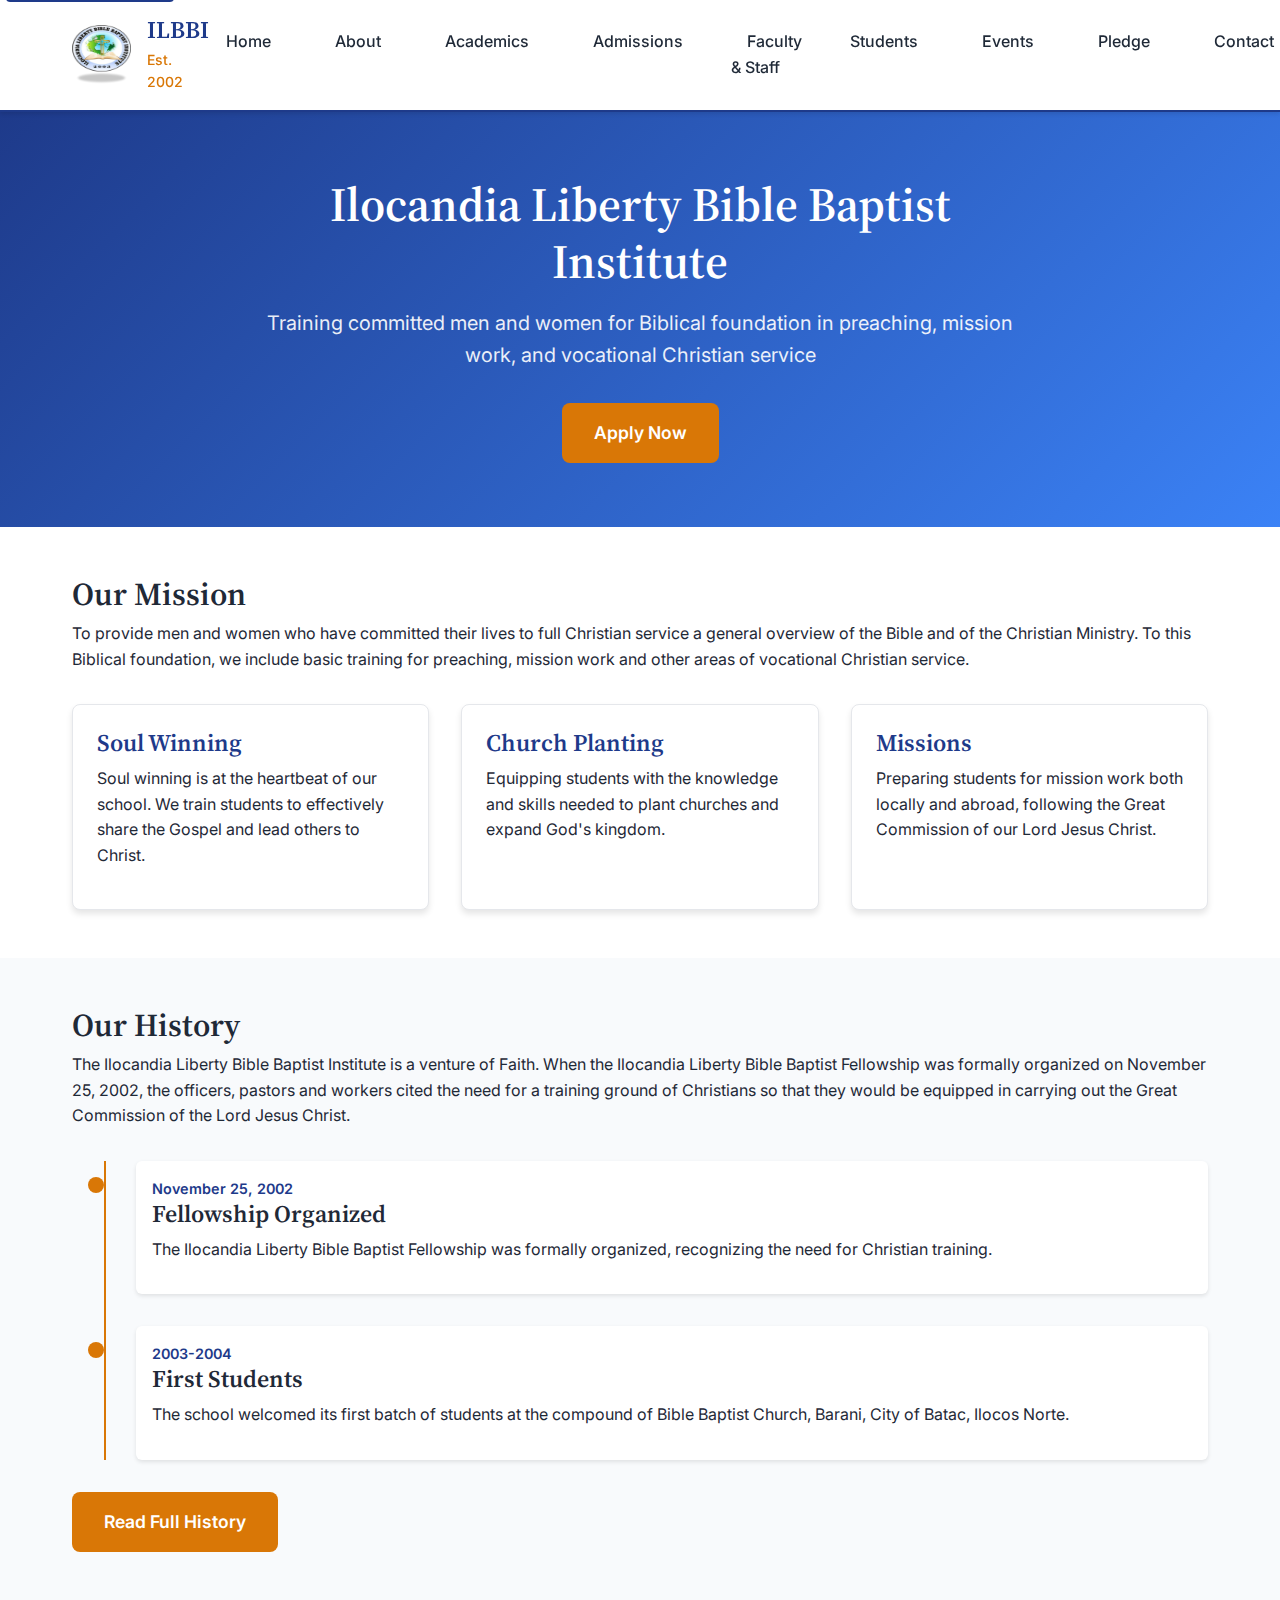
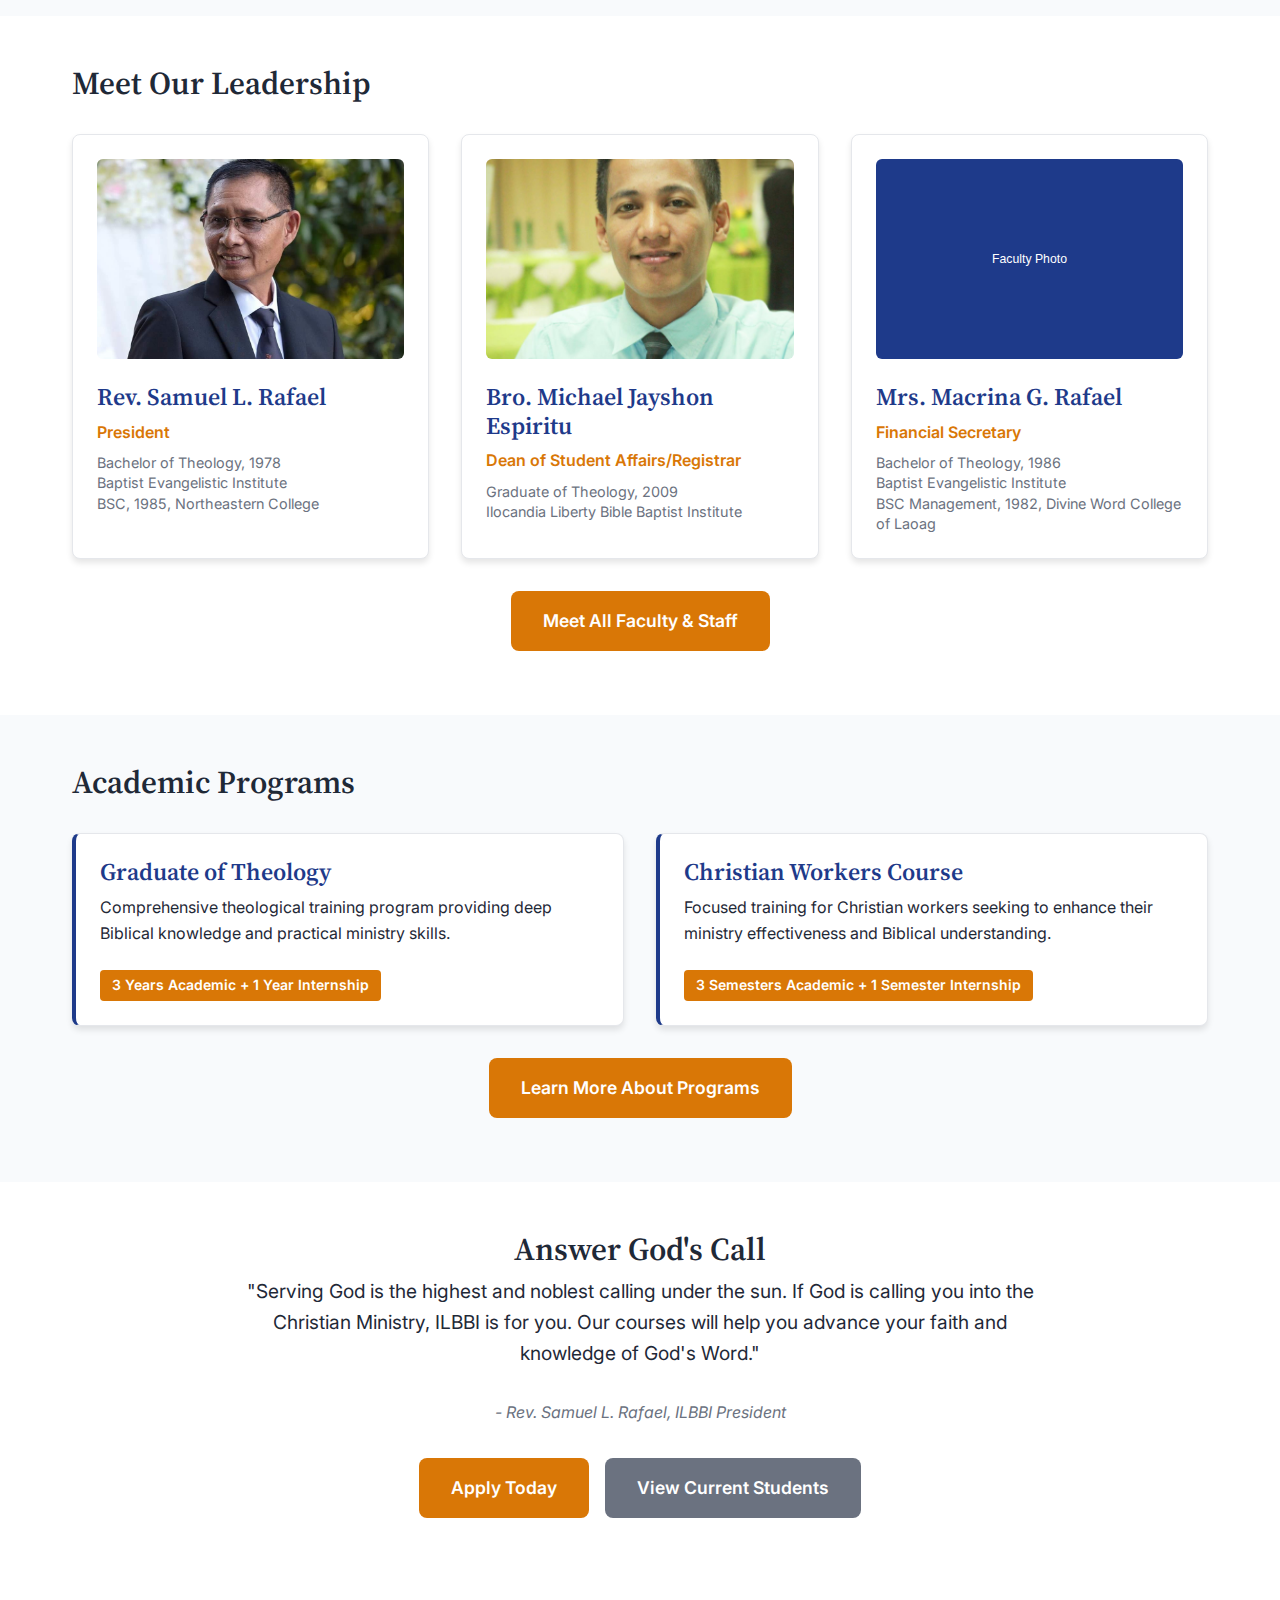
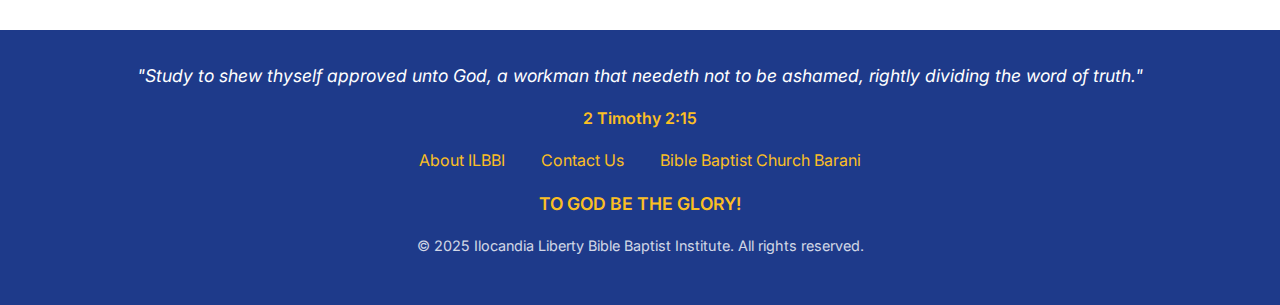
<file: index.html>
<!DOCTYPE html>
<html lang="en">
<head>
    <meta charset="UTF-8">
    <meta name="viewport" content="width=device-width, initial-scale=1.0">
    <title>Ilocandia Liberty Bible Baptist Institute | Christian Ministry Training</title>
    <meta name="description" content="ILBBI provides Biblical foundation for preaching, mission work and vocational Christian service. Training Christians to carry out the Great Commission since 2002.">
    <meta name="keywords" content="bible institute, christian ministry, theology, baptist, ilocandia, batac, ilocos norte, biblical training">

    <!-- Open Graph tags -->
    <meta property="og:title" content="Ilocandia Liberty Bible Baptist Institute">
    <meta property="og:description" content="Training committed men and women for Christian ministry and service">
    <meta property="og:type" content="website">
    <meta property="og:url" content="">

    <!-- Structured Data -->
    <script type="application/ld+json">
    {
        "@context": "https://schema.org",
        "@type": "EducationalOrganization",
        "name": "Ilocandia Liberty Bible Baptist Institute",
        "alternateName": "ILBBI",
        "url": "ilbbi.bbcbarani.org",
        "logo": "assets/img/ilbbi.png",
        "address": {
            "@type": "PostalAddress",
            "streetAddress": "10-S Barani",
            "addressLocality": "City of Batac",
            "addressRegion": "Ilocos Norte",
            "postalCode": "2906",
            "addressCountry": "Philippines"
        },
        "email": "michaeljayshonespiritu@gmail.com",
        "telephone": "+63 905 567 1590"
        "foundingDate": "2002-11-25",
        "description": "To provide men and women who have committed their lives to full Christian service a general overview of the Bible and of the Christian Ministry."
    }
    </script>

    <link rel="stylesheet" href="assets/css/styles.css">
</head>
<body>
    <a href="#main-content" class="skip-to-content">Skip to main content</a>

    <header class="header">
        <div class="header-content">
            <a href="./" class="logo-section">
                <img src="assets/img/ilbbi.png" alt="ILBBI Logo" class="logo">
                <div class="logo-text">
                    <h1>ILBBI</h1>
                    <div class="logo-subtitle">Est. 2002</div>
                </div>
            </a>

            <nav role="navigation" aria-label="Main navigation">
                <button class="mobile-menu-toggle" aria-expanded="false" aria-controls="nav-menu">
                    ☰
                </button>
                <ul class="nav-menu" id="nav-menu">
                    <li><a href="./" aria-current="page">Home</a></li>
                    <li><a href="about/">About</a></li>
                    <li><a href="academics/">Academics</a></li>
                    <li><a href="admissions/">Admissions</a></li>
                    <li><a href="faculty/">Faculty & Staff</a></li>
                    <li><a href="students/">Students</a></li>
                    <li><a href="events/">Events</a></li>
                    <li><a href="pledge/">Pledge</a></li>
                    <li><a href="contact/">Contact</a></li>
                </ul>
            </nav>
        </div>
    </header>

    <main id="main-content" class="main-content">
        <!-- Hero Section -->
        <section class="hero">
            <div class="hero-content">
                <h1>Ilocandia Liberty Bible Baptist Institute</h1>
                <p class="tagline">Training committed men and women for Biblical foundation in preaching, mission work, and vocational Christian service</p>
                <a href="admissions/" class="cta-button">Apply Now</a>
            </div>
        </section>

        <!-- Mission Overview -->
        <section class="content-section">
            <div class="container">
                <h2>Our Mission</h2>
                <p>To provide men and women who have committed their lives to full Christian service a general overview of the Bible and of the Christian Ministry. To this Biblical foundation, we include basic training for preaching, mission work and other areas of vocational Christian service.</p>

                <div class="card-grid">
                    <div class="card">
                        <h3>Soul Winning</h3>
                        <p>Soul winning is at the heartbeat of our school. We train students to effectively share the Gospel and lead others to Christ.</p>
                    </div>
                    <div class="card">
                        <h3>Church Planting</h3>
                        <p>Equipping students with the knowledge and skills needed to plant churches and expand God's kingdom.</p>
                    </div>
                    <div class="card">
                        <h3>Missions</h3>
                        <p>Preparing students for mission work both locally and abroad, following the Great Commission of our Lord Jesus Christ.</p>
                    </div>
                </div>
            </div>
        </section>

        <!-- History Overview -->
        <section class="content-section" style="background: #f8fafc;">
            <div class="container">
                <h2>Our History</h2>
                <p>The Ilocandia Liberty Bible Baptist Institute is a venture of Faith. When the Ilocandia Liberty Bible Baptist Fellowship was formally organized on November 25, 2002, the officers, pastors and workers cited the need for a training ground of Christians so that they would be equipped in carrying out the Great Commission of the Lord Jesus Christ.</p>

                <div class="timeline">
                    <div class="timeline-item">
                        <div class="timeline-date">November 25, 2002</div>
                        <h3>Fellowship Organized</h3>
                        <p>The Ilocandia Liberty Bible Baptist Fellowship was formally organized, recognizing the need for Christian training.</p>
                    </div>
                    <div class="timeline-item">
                        <div class="timeline-date">2003-2004</div>
                        <h3>First Students</h3>
                        <p>The school welcomed its first batch of students at the compound of Bible Baptist Church, Barani, City of Batac, Ilocos Norte.</p>
                    </div>
                </div>

                <p><a href="about/" class="cta-button">Read Full History</a></p>
            </div>
        </section>

        <!-- Featured Faculty -->
        <section class="content-section">
            <div class="container">
                <h2>Meet Our Leadership</h2>
                <div class="card-grid">
                    <div class="card">
                        <img src="assets/img/faculty/pastorsam.jpg" alt="Rev. Samuel L. Rafael portrait">
                        <h3>Rev. Samuel L. Rafael</h3>
                        <div class="role">President</div>
                        <div class="credentials">Bachelor of Theology, 1978<br>Baptist Evangelistic Institute<br>BSC, 1985, Northeastern College</div>
                    </div>
                    <div class="card">
                        <img src="assets/img/faculty/michaeljayshon.jpg" alt="Bro. Michael Jayshon Espiritu portrait">
                        <h3>Bro. Michael Jayshon Espiritu</h3>
                        <div class="role">Dean of Student Affairs/Registrar</div>
                        <div class="credentials">Graduate of Theology, 2009<br>Ilocandia Liberty Bible Baptist Institute</div>
                    </div>
                    <div class="card">
                        <img src="assets/img/faculty/faculty-placeholder.svg" alt="Mrs. Macrina G. Rafael portrait">
                        <h3>Mrs. Macrina G. Rafael</h3>
                        <div class="role">Financial Secretary</div>
                        <div class="credentials">Bachelor of Theology, 1986<br>Baptist Evangelistic Institute<br>BSC Management, 1982, Divine Word College of Laoag</div>
                    </div>
                </div>
                <p style="text-align: center; margin-top: 2rem;">
                    <a href="faculty/" class="cta-button">Meet All Faculty & Staff</a>
                </p>
            </div>
        </section>

        <!-- Programs Overview -->
        <section class="content-section" style="background: #f8fafc;">
            <div class="container">
                <h2>Academic Programs</h2>
                <div class="card-grid">
                    <div class="card program-card">
                        <h3>Graduate of Theology</h3>
                        <p>Comprehensive theological training program providing deep Biblical knowledge and practical ministry skills.</p>
                        <div class="duration-badge">3 Years Academic + 1 Year Internship</div>
                    </div>
                    <div class="card program-card">
                        <h3>Christian Workers Course</h3>
                        <p>Focused training for Christian workers seeking to enhance their ministry effectiveness and Biblical understanding.</p>
                        <div class="duration-badge">3 Semesters Academic + 1 Semester Internship</div>
                    </div>
                </div>
                <p style="text-align: center; margin-top: 2rem;">
                    <a href="academics/" class="cta-button">Learn More About Programs</a>
                </p>
            </div>
        </section>

        <!-- Call to Action -->
        <section class="content-section">
            <div class="container" style="text-align: center;">
                <h2>Answer God's Call</h2>
                <p style="font-size: 1.2rem; max-width: 800px; margin: 0 auto 2rem;">
                    "Serving God is the highest and noblest calling under the sun. If God is calling you into the Christian Ministry, ILBBI is for you. Our courses will help you advance your faith and knowledge of God's Word."
                </p>
                <p style="font-style: italic; color: #6b7280; margin-bottom: 2rem;">
                    - Rev. Samuel L. Rafael, ILBBI President
                </p>
                <div style="display: flex; gap: 1rem; justify-content: center; flex-wrap: wrap;">
                    <a href="admissions/" class="cta-button">Apply Today</a>
                    <a href="students/" class="cta-button" style="background: #6b7280;">View Current Students</a>
                </div>
            </div>
        </section>
    </main>

    <footer class="footer">
        <div class="footer-content">
            <div class="footer-verse">
                "Study to shew thyself approved unto God, a workman that needeth not to be ashamed, rightly dividing the word of truth."
            </div>
            <div class="footer-reference">2 Timothy 2:15</div>

            <div class="footer-links">
                <a href="about/">About ILBBI</a>
                <a href="contact/">Contact Us</a>
                <a href="https://bbcbarani.org" target="_blank" rel="noopener">Bible Baptist Church Barani</a>
            </div>

            <div class="footer-glory">TO GOD BE THE GLORY!</div>

            <p style="margin-top: 1rem; font-size: 0.9rem; opacity: 0.8;">
                © 2025 Ilocandia Liberty Bible Baptist Institute. All rights reserved.
            </p>
        </div>
    </footer>

    <script src="assets/js/main.js"></script>
</body>
</html>
</file>
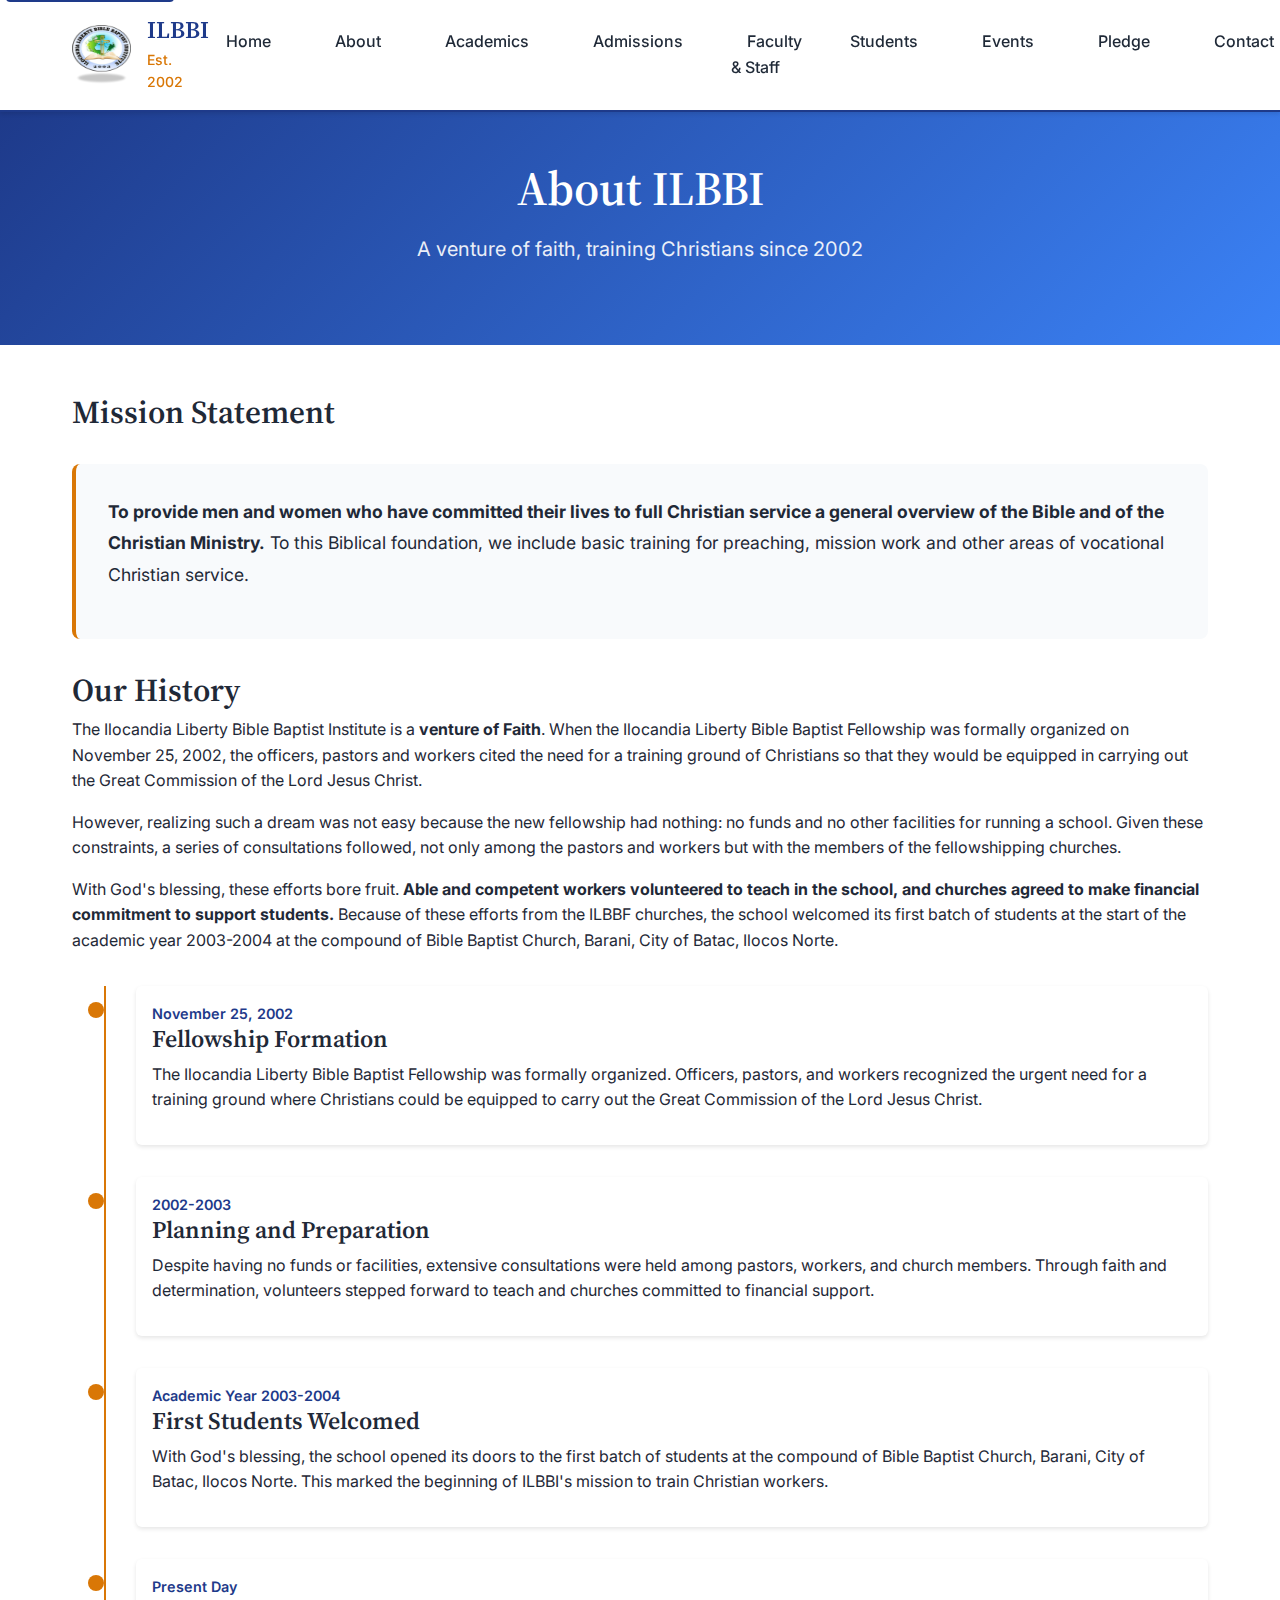
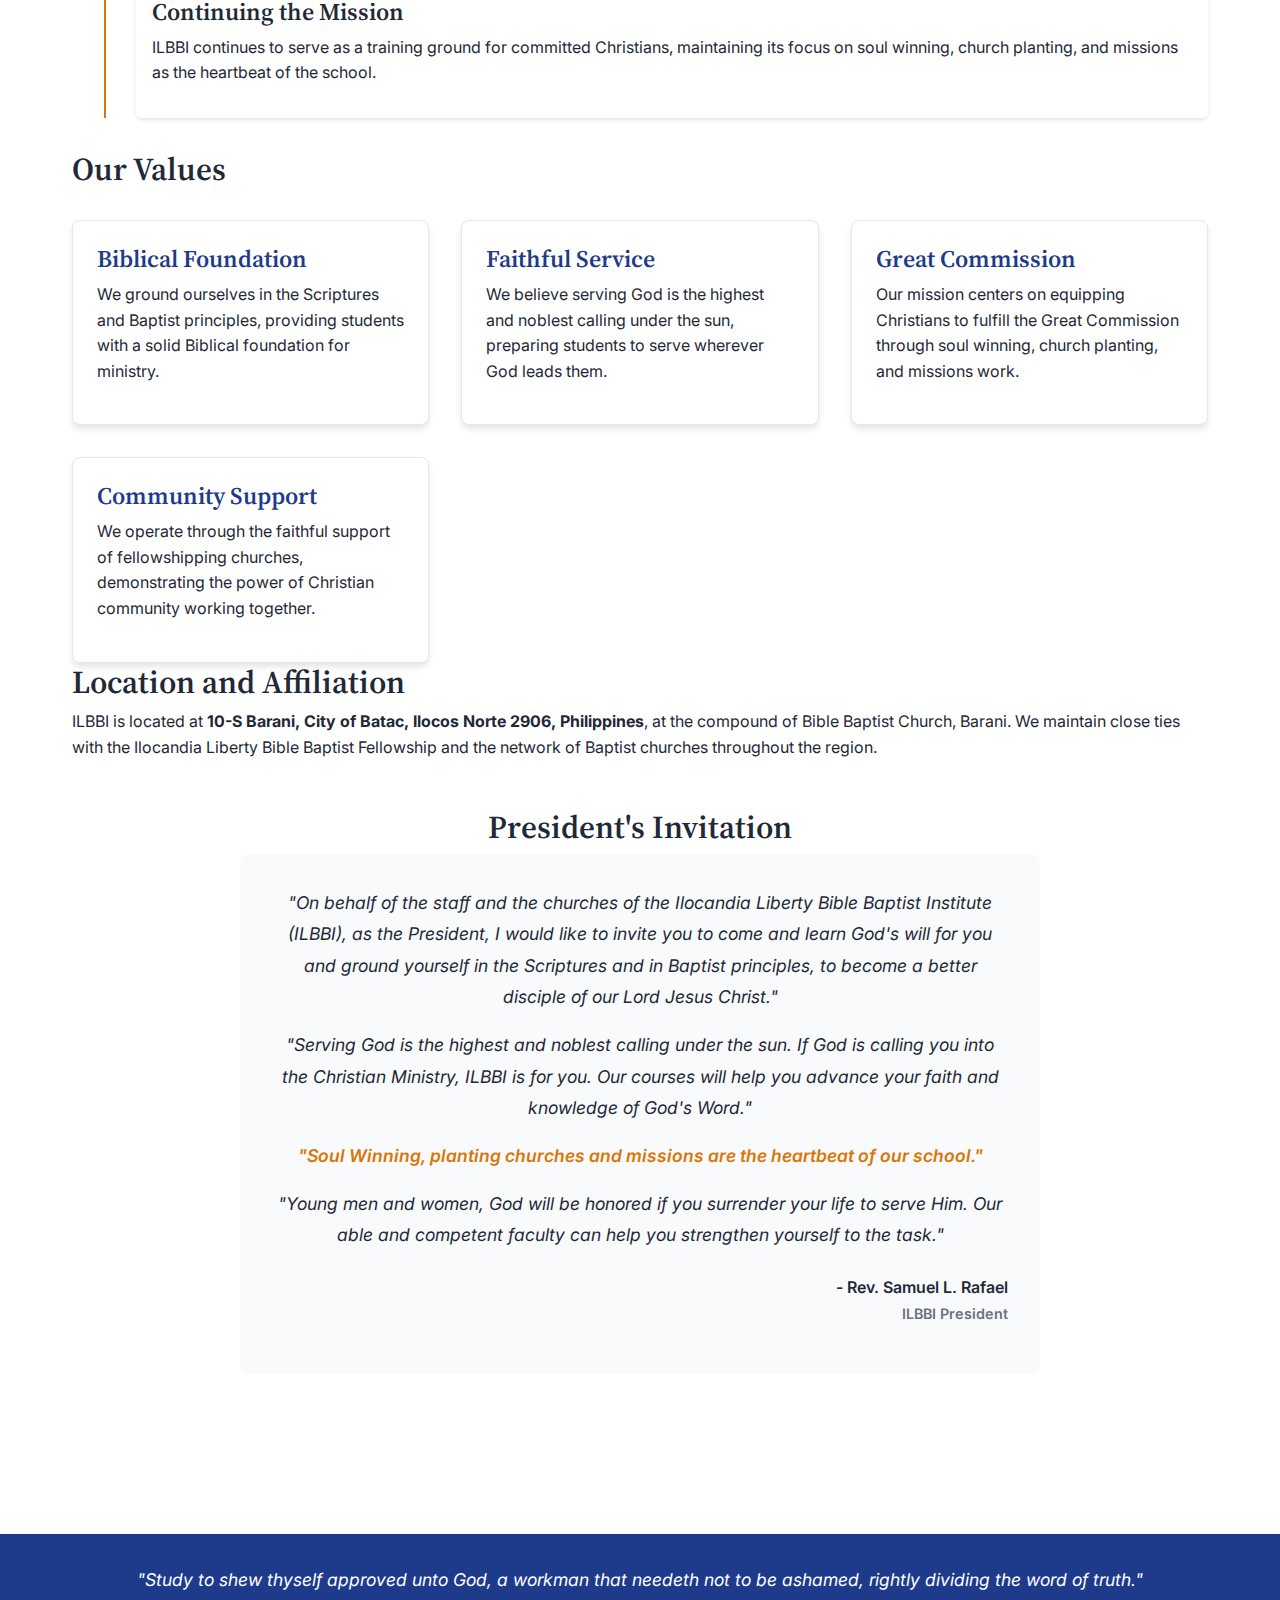
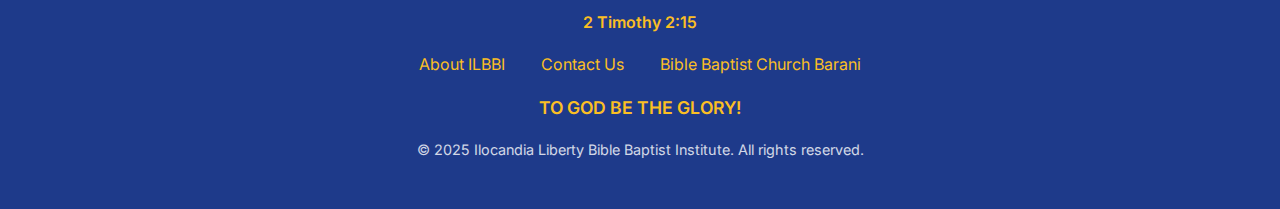
<file: about/index.html>
<!DOCTYPE html>
<html lang="en">
<head>
    <meta charset="UTF-8">
    <meta name="viewport" content="width=device-width, initial-scale=1.0">
    <title>About ILBBI | Ilocandia Liberty Bible Baptist Institute</title>
    <meta name="description" content="Learn about ILBBI's mission, history, and commitment to training Christians for ministry. Founded in 2002 as a venture of faith.">
    <link rel="stylesheet" href="../assets/css/styles.css">
</head>
<body>
    <a href="#main-content" class="skip-to-content">Skip to main content</a>

    <header class="header">
        <div class="header-content">
            <a href="../" class="logo-section">
                <img src="../assets/img/ilbbi.png" alt="ILBBI Logo" class="logo">
                <div class="logo-text">
                    <h1>ILBBI</h1>
                    <div class="logo-subtitle">Est. 2002</div>
                </div>
            </a>

            <nav role="navigation" aria-label="Main navigation">
                <button class="mobile-menu-toggle" aria-expanded="false" aria-controls="nav-menu">☰</button>
                <ul class="nav-menu" id="nav-menu">
                    <li><a href="../">Home</a></li>
                    <li><a href="../about/" aria-current="page">About</a></li>
                    <li><a href="../academics/">Academics</a></li>
                    <li><a href="../admissions/">Admissions</a></li>
                    <li><a href="../faculty/">Faculty & Staff</a></li>
                    <li><a href="../students/">Students</a></li>
                    <li><a href="../events/">Events</a></li>
                    <li><a href="../pledge/">Pledge</a></li>
                    <li><a href="../contact/">Contact</a></li>
                </ul>
            </nav>
        </div>
    </header>

    <main id="main-content" class="main-content">
        <section class="hero" style="padding: 3rem 2rem;">
            <div class="hero-content">
                <h1>About ILBBI</h1>
                <p class="tagline">A venture of faith, training Christians since 2002</p>
            </div>
        </section>

        <section class="content-section">
            <div class="container">
                <h2>Mission Statement</h2>
                <div style="background: #f8fafc; padding: 2rem; border-radius: 8px; border-left: 4px solid #d97706; margin: 2rem 0; font-size: 1.1rem; line-height: 1.8;">
                    <p><strong>To provide men and women who have committed their lives to full Christian service a general overview of the Bible and of the Christian Ministry.</strong> To this Biblical foundation, we include basic training for preaching, mission work and other areas of vocational Christian service.</p>
                </div>

                <h2>Our History</h2>
                <p>The Ilocandia Liberty Bible Baptist Institute is a <strong>venture of Faith</strong>. When the Ilocandia Liberty Bible Baptist Fellowship was formally organized on November 25, 2002, the officers, pastors and workers cited the need for a training ground of Christians so that they would be equipped in carrying out the Great Commission of the Lord Jesus Christ.</p>

                <p>However, realizing such a dream was not easy because the new fellowship had nothing: no funds and no other facilities for running a school. Given these constraints, a series of consultations followed, not only among the pastors and workers but with the members of the fellowshipping churches.</p>

                <p>With God's blessing, these efforts bore fruit. <strong>Able and competent workers volunteered to teach in the school, and churches agreed to make financial commitment to support students.</strong> Because of these efforts from the ILBBF churches, the school welcomed its first batch of students at the start of the academic year 2003-2004 at the compound of Bible Baptist Church, Barani, City of Batac, Ilocos Norte.</p>

                <div class="timeline">
                    <div class="timeline-item">
                        <div class="timeline-date">November 25, 2002</div>
                        <h3>Fellowship Formation</h3>
                        <p>The Ilocandia Liberty Bible Baptist Fellowship was formally organized. Officers, pastors, and workers recognized the urgent need for a training ground where Christians could be equipped to carry out the Great Commission of the Lord Jesus Christ.</p>
                    </div>
                    <div class="timeline-item">
                        <div class="timeline-date">2002-2003</div>
                        <h3>Planning and Preparation</h3>
                        <p>Despite having no funds or facilities, extensive consultations were held among pastors, workers, and church members. Through faith and determination, volunteers stepped forward to teach and churches committed to financial support.</p>
                    </div>
                    <div class="timeline-item">
                        <div class="timeline-date">Academic Year 2003-2004</div>
                        <h3>First Students Welcomed</h3>
                        <p>With God's blessing, the school opened its doors to the first batch of students at the compound of Bible Baptist Church, Barani, City of Batac, Ilocos Norte. This marked the beginning of ILBBI's mission to train Christian workers.</p>
                    </div>
                    <div class="timeline-item">
                        <div class="timeline-date">Present Day</div>
                        <h3>Continuing the Mission</h3>
                        <p>ILBBI continues to serve as a training ground for committed Christians, maintaining its focus on soul winning, church planting, and missions as the heartbeat of the school.</p>
                    </div>
                </div>

                <h2>Our Values</h2>
                <div class="card-grid">
                    <div class="card">
                        <h3>Biblical Foundation</h3>
                        <p>We ground ourselves in the Scriptures and Baptist principles, providing students with a solid Biblical foundation for ministry.</p>
                    </div>
                    <div class="card">
                        <h3>Faithful Service</h3>
                        <p>We believe serving God is the highest and noblest calling under the sun, preparing students to serve wherever God leads them.</p>
                    </div>
                    <div class="card">
                        <h3>Great Commission</h3>
                        <p>Our mission centers on equipping Christians to fulfill the Great Commission through soul winning, church planting, and missions work.</p>
                    </div>
                    <div class="card">
                        <h3>Community Support</h3>
                        <p>We operate through the faithful support of fellowshipping churches, demonstrating the power of Christian community working together.</p>
                    </div>
                </div>

                <h2>Location and Affiliation</h2>
                <p>ILBBI is located at <strong>10-S Barani, City of Batac, Ilocos Norte 2906, Philippines</strong>, at the compound of Bible Baptist Church, Barani. We maintain close ties with the Ilocandia Liberty Bible Baptist Fellowship and the network of Baptist churches throughout the region.</p>

                <div style="text-align: center; margin: 3rem 0;">
                    <h2>President's Invitation</h2>
                    <div style="background: #f8fafc; padding: 2rem; border-radius: 8px; max-width: 800px; margin: 0 auto;">
                        <p style="font-size: 1.1rem; line-height: 1.8; font-style: italic;">
                            "On behalf of the staff and the churches of the Ilocandia Liberty Bible Baptist Institute (ILBBI), as the President, I would like to invite you to come and learn God's will for you and ground yourself in the Scriptures and in Baptist principles, to become a better disciple of our Lord Jesus Christ."
                        </p>

                        <p style="font-size: 1.1rem; line-height: 1.8; font-style: italic;">
                            "Serving God is the highest and noblest calling under the sun. If God is calling you into the Christian Ministry, ILBBI is for you. Our courses will help you advance your faith and knowledge of God's Word."
                        </p>

                        <p style="font-size: 1.1rem; line-height: 1.8; font-style: italic; color: #d97706; font-weight: 600;">
                            "Soul Winning, planting churches and missions are the heartbeat of our school."
                        </p>

                        <p style="font-size: 1.1rem; line-height: 1.8; font-style: italic;">
                            "Young men and women, God will be honored if you surrender your life to serve Him. Our able and competent faculty can help you strengthen yourself to the task."
                        </p>

                        <p style="text-align: right; margin-top: 1.5rem; font-weight: 600;">
                            - Rev. Samuel L. Rafael<br>
                            <span style="font-size: 0.9rem; color: #6b7280;">ILBBI President</span>
                        </p>
                    </div>
                </div>
            </div>
        </section>
    </main>

    <footer class="footer">
        <div class="footer-content">
            <div class="footer-verse">
                "Study to shew thyself approved unto God, a workman that needeth not to be ashamed, rightly dividing the word of truth."
            </div>
            <div class="footer-reference">2 Timothy 2:15</div>

            <div class="footer-links">
                <a href="../about/">About ILBBI</a>
                <a href="../contact/">Contact Us</a>
                <a href="https://bbcbarani.org" target="_blank" rel="noopener">Bible Baptist Church Barani</a>
            </div>

            <div class="footer-glory">TO GOD BE THE GLORY!</div>

            <p style="margin-top: 1rem; font-size: 0.9rem; opacity: 0.8;">
                © 2025 Ilocandia Liberty Bible Baptist Institute. All rights reserved.
            </p>
        </div>
    </footer>

    <script src="../assets/js/main.js"></script>
</body>
</html>
</file>
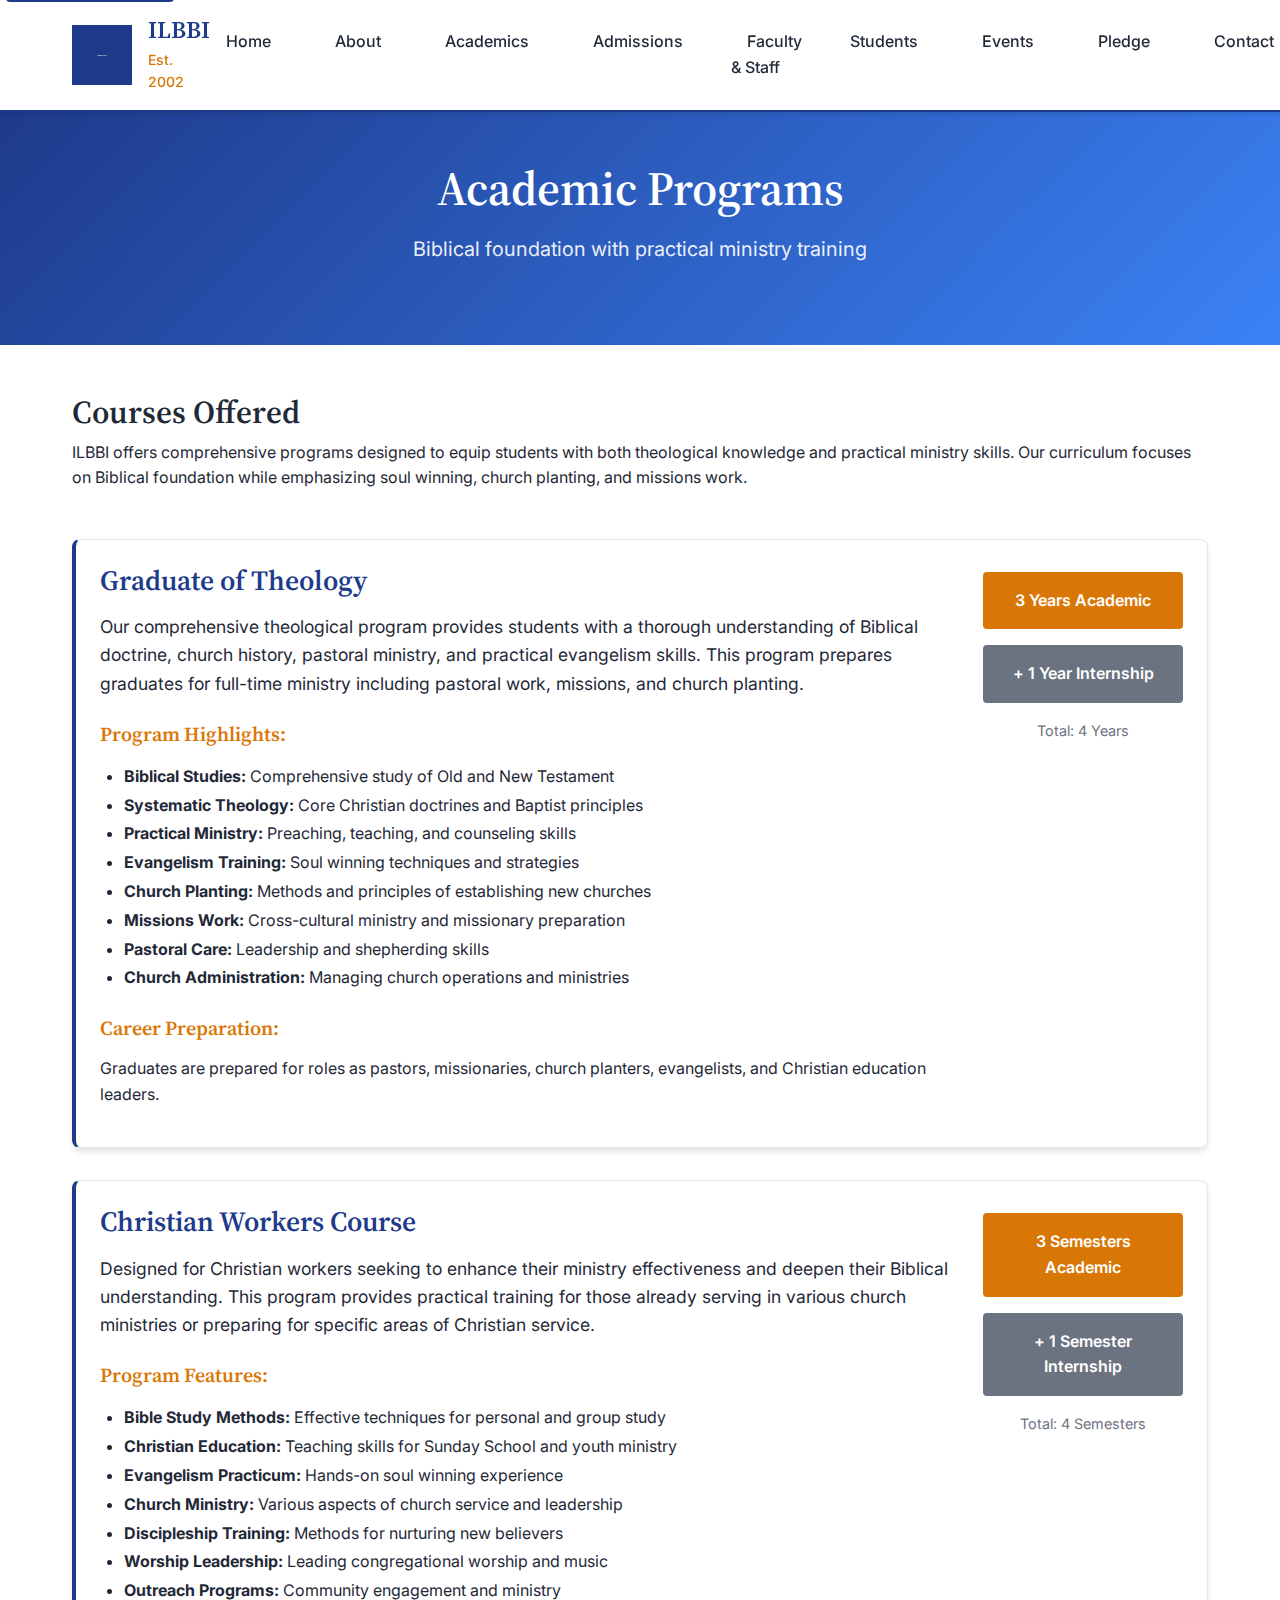
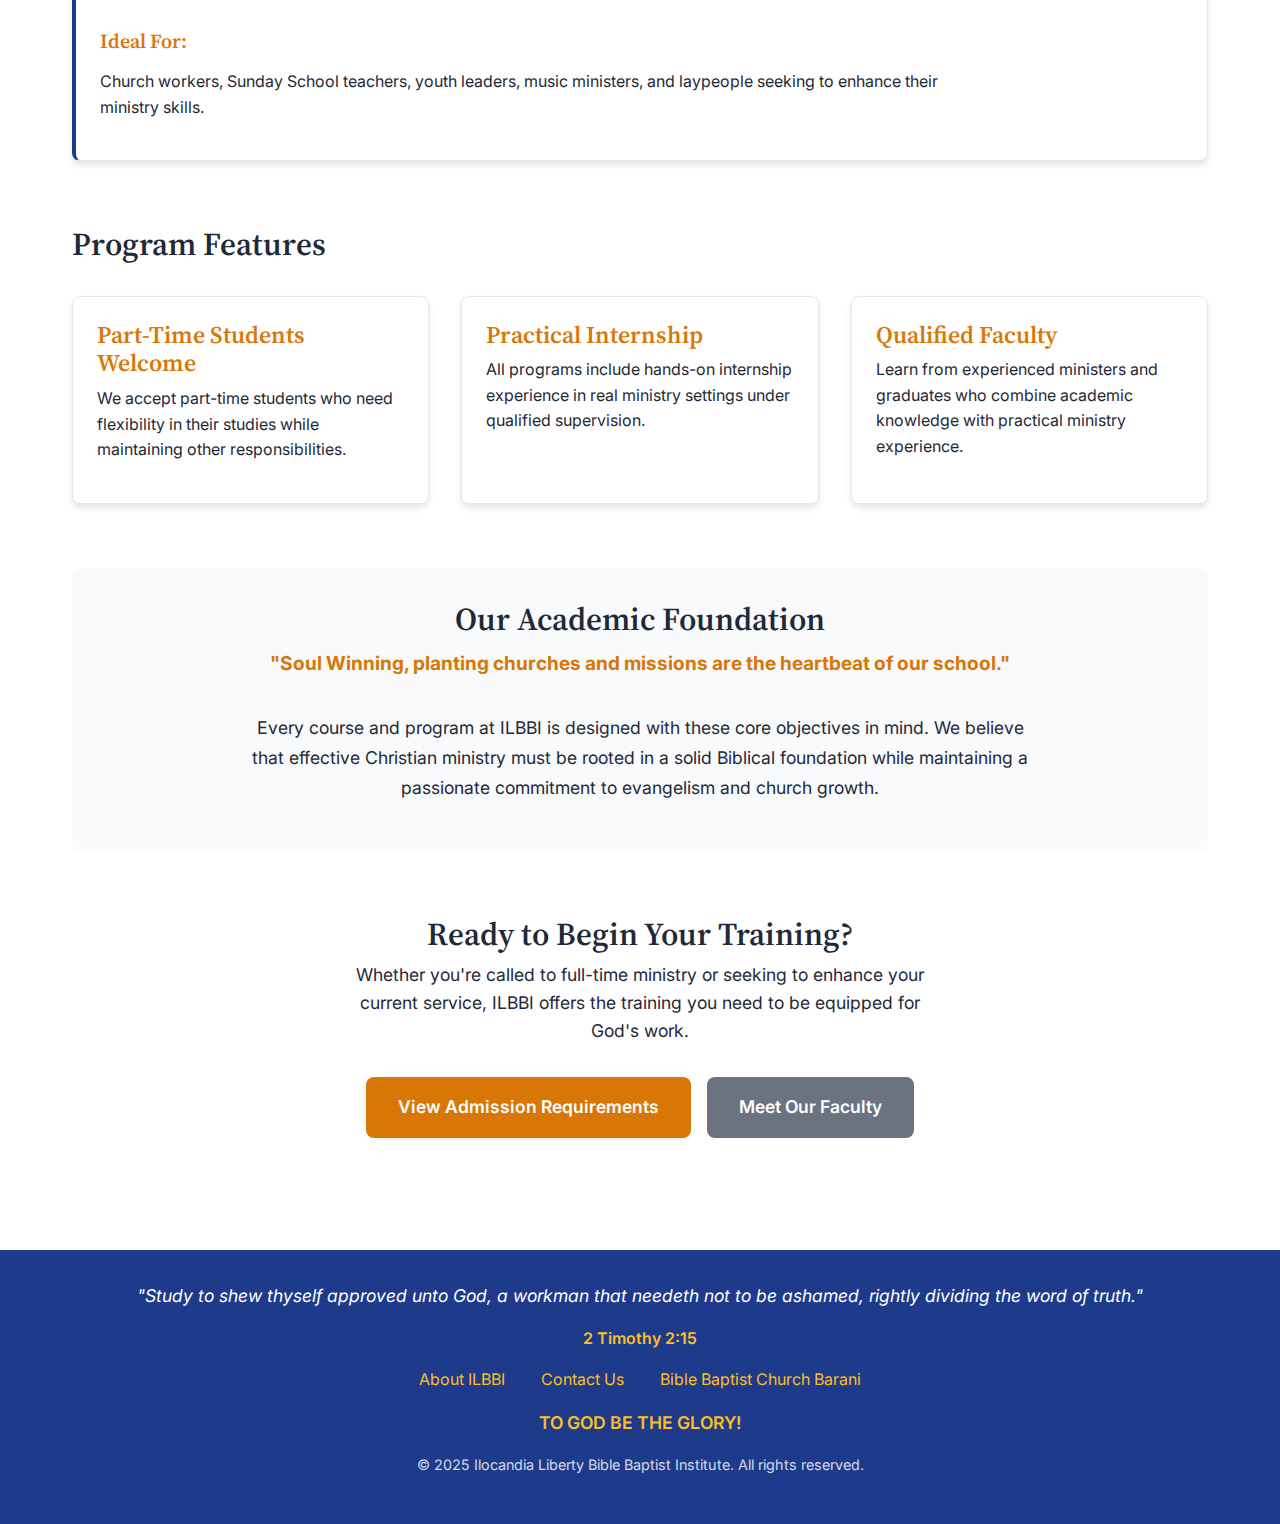
<file: academics/index.html>
<!DOCTYPE html>
<html lang="en">
<head>
    <meta charset="UTF-8">
    <meta name="viewport" content="width=device-width, initial-scale=1.0">
    <title>Academic Programs | ILBBI</title>
    <meta name="description" content="ILBBI offers Graduate of Theology and Christian Workers Course programs with Biblical foundation and practical ministry training.">
    <link rel="stylesheet" href="../assets/css/styles.css">
</head>
<body>
    <a href="#main-content" class="skip-to-content">Skip to main content</a>

    <header class="header">
        <div class="header-content">
            <a href="../" class="logo-section">
                <img src="../assets/img/logo-placeholder.svg" alt="ILBBI Logo" class="logo">
                <div class="logo-text">
                    <h1>ILBBI</h1>
                    <div class="logo-subtitle">Est. 2002</div>
                </div>
            </a>

            <nav role="navigation" aria-label="Main navigation">
                <button class="mobile-menu-toggle" aria-expanded="false" aria-controls="nav-menu">☰</button>
                <ul class="nav-menu" id="nav-menu">
                    <li><a href="../">Home</a></li>
                    <li><a href="../about/">About</a></li>
                    <li><a href="../academics/" aria-current="page">Academics</a></li>
                    <li><a href="../admissions/">Admissions</a></li>
                    <li><a href="../faculty/">Faculty & Staff</a></li>
                    <li><a href="../students/">Students</a></li>
                    <li><a href="../events/">Events</a></li>
                    <li><a href="../pledge/">Pledge</a></li>
                    <li><a href="../contact/">Contact</a></li>
                </ul>
            </nav>
        </div>
    </header>

    <main id="main-content" class="main-content">
        <section class="hero" style="padding: 3rem 2rem;">
            <div class="hero-content">
                <h1>Academic Programs</h1>
                <p class="tagline">Biblical foundation with practical ministry training</p>
            </div>
        </section>

        <section class="content-section">
            <div class="container">
                <h2>Courses Offered</h2>
                <p>ILBBI offers comprehensive programs designed to equip students with both theological knowledge and practical ministry skills. Our curriculum focuses on Biblical foundation while emphasizing soul winning, church planting, and missions work.</p>

                <div class="card-grid" style="margin-top: 3rem;">
                    <!-- Graduate of Theology Program -->
                    <div class="card program-card" style="grid-column: 1 / -1; max-width: none;">
                        <div style="display: grid; grid-template-columns: 1fr 200px; gap: 2rem; align-items: start;">
                            <div>
                                <h3 style="color: #1e3a8a; font-size: 1.75rem; margin-bottom: 1rem;">Graduate of Theology</h3>
                                <p style="font-size: 1.1rem; margin-bottom: 1.5rem;">Our comprehensive theological program provides students with a thorough understanding of Biblical doctrine, church history, pastoral ministry, and practical evangelism skills. This program prepares graduates for full-time ministry including pastoral work, missions, and church planting.</p>

                                <h4 style="color: #d97706; margin: 1.5rem 0 1rem;">Program Highlights:</h4>
                                <ul style="margin-left: 1.5rem; margin-bottom: 1.5rem; line-height: 1.8;">
                                    <li><strong>Biblical Studies:</strong> Comprehensive study of Old and New Testament</li>
                                    <li><strong>Systematic Theology:</strong> Core Christian doctrines and Baptist principles</li>
                                    <li><strong>Practical Ministry:</strong> Preaching, teaching, and counseling skills</li>
                                    <li><strong>Evangelism Training:</strong> Soul winning techniques and strategies</li>
                                    <li><strong>Church Planting:</strong> Methods and principles of establishing new churches</li>
                                    <li><strong>Missions Work:</strong> Cross-cultural ministry and missionary preparation</li>
                                    <li><strong>Pastoral Care:</strong> Leadership and shepherding skills</li>
                                    <li><strong>Church Administration:</strong> Managing church operations and ministries</li>
                                </ul>

                                <h4 style="color: #d97706; margin: 1.5rem 0 1rem;">Career Preparation:</h4>
                                <p>Graduates are prepared for roles as pastors, missionaries, church planters, evangelists, and Christian education leaders.</p>
                            </div>
                            <div style="text-align: center;">
                                <div class="duration-badge" style="display: block; margin-bottom: 1rem; padding: 1rem; font-size: 1rem;">3 Years Academic</div>
                                <div class="duration-badge" style="display: block; background: #6b7280; padding: 1rem; font-size: 1rem;">+ 1 Year Internship</div>
                                <p style="margin-top: 1rem; font-size: 0.9rem; color: #6b7280;">Total: 4 Years</p>
                            </div>
                        </div>
                    </div>

                    <!-- Christian Workers Course -->
                    <div class="card program-card" style="grid-column: 1 / -1; max-width: none;">
                        <div style="display: grid; grid-template-columns: 1fr 200px; gap: 2rem; align-items: start;">
                            <div>
                                <h3 style="color: #1e3a8a; font-size: 1.75rem; margin-bottom: 1rem;">Christian Workers Course</h3>
                                <p style="font-size: 1.1rem; margin-bottom: 1.5rem;">Designed for Christian workers seeking to enhance their ministry effectiveness and deepen their Biblical understanding. This program provides practical training for those already serving in various church ministries or preparing for specific areas of Christian service.</p>

                                <h4 style="color: #d97706; margin: 1.5rem 0 1rem;">Program Features:</h4>
                                <ul style="margin-left: 1.5rem; margin-bottom: 1.5rem; line-height: 1.8;">
                                    <li><strong>Bible Study Methods:</strong> Effective techniques for personal and group study</li>
                                    <li><strong>Christian Education:</strong> Teaching skills for Sunday School and youth ministry</li>
                                    <li><strong>Evangelism Practicum:</strong> Hands-on soul winning experience</li>
                                    <li><strong>Church Ministry:</strong> Various aspects of church service and leadership</li>
                                    <li><strong>Discipleship Training:</strong> Methods for nurturing new believers</li>
                                    <li><strong>Worship Leadership:</strong> Leading congregational worship and music</li>
                                    <li><strong>Outreach Programs:</strong> Community engagement and ministry</li>
                                </ul>

                                <h4 style="color: #d97706; margin: 1.5rem 0 1rem;">Ideal For:</h4>
                                <p>Church workers, Sunday School teachers, youth leaders, music ministers, and laypeople seeking to enhance their ministry skills.</p>
                            </div>
                            <div style="text-align: center;">
                                <div class="duration-badge" style="display: block; margin-bottom: 1rem; padding: 1rem; font-size: 1rem;">3 Semesters Academic</div>
                                <div class="duration-badge" style="display: block; background: #6b7280; padding: 1rem; font-size: 1rem;">+ 1 Semester Internship</div>
                                <p style="margin-top: 1rem; font-size: 0.9rem; color: #6b7280;">Total: 4 Semesters</p>
                            </div>
                        </div>
                    </div>
                </div>

                <!-- Special Features -->
                <section style="margin-top: 4rem;">
                    <h2>Program Features</h2>
                    <div class="card-grid">
                        <div class="card">
                            <h3 style="color: #d97706;">Part-Time Students Welcome</h3>
                            <p>We accept part-time students who need flexibility in their studies while maintaining other responsibilities.</p>
                        </div>
                        <div class="card">
                            <h3 style="color: #d97706;">Practical Internship</h3>
                            <p>All programs include hands-on internship experience in real ministry settings under qualified supervision.</p>
                        </div>
                        <div class="card">
                            <h3 style="color: #d97706;">Qualified Faculty</h3>
                            <p>Learn from experienced ministers and graduates who combine academic knowledge with practical ministry experience.</p>
                        </div>
                    </div>
                </section>

                <!-- Core Values -->
                <section style="margin-top: 4rem; background: #f8fafc; padding: 2rem; border-radius: 8px;">
                    <h2 style="text-align: center;">Our Academic Foundation</h2>
                    <div style="max-width: 800px; margin: 0 auto; text-align: center;">
                        <p style="font-size: 1.2rem; line-height: 1.8; margin-bottom: 2rem;">
                            <strong style="color: #d97706;">"Soul Winning, planting churches and missions are the heartbeat of our school."</strong>
                        </p>
                        <p style="font-size: 1.1rem; line-height: 1.7;">
                            Every course and program at ILBBI is designed with these core objectives in mind. We believe that effective Christian ministry must be rooted in a solid Biblical foundation while maintaining a passionate commitment to evangelism and church growth.
                        </p>
                    </div>
                </section>

                <!-- Application Encouragement -->
                <section style="margin-top: 4rem; text-align: center;">
                    <h2>Ready to Begin Your Training?</h2>
                    <p style="font-size: 1.1rem; max-width: 600px; margin: 0 auto 2rem;">
                        Whether you're called to full-time ministry or seeking to enhance your current service, ILBBI offers the training you need to be equipped for God's work.
                    </p>
                    <div style="display: flex; gap: 1rem; justify-content: center; flex-wrap: wrap;">
                        <a href="../admissions/" class="cta-button">View Admission Requirements</a>
                        <a href="../faculty/" class="cta-button" style="background: #6b7280;">Meet Our Faculty</a>
                    </div>
                </section>
            </div>
        </section>
    </main>

    <footer class="footer">
        <div class="footer-content">
            <div class="footer-verse">
                "Study to shew thyself approved unto God, a workman that needeth not to be ashamed, rightly dividing the word of truth."
            </div>
            <div class="footer-reference">2 Timothy 2:15</div>

            <div class="footer-links">
                <a href="../about/">About ILBBI</a>
                <a href="../contact/">Contact Us</a>
                <a href="https://bbcbarani.org" target="_blank" rel="noopener">Bible Baptist Church Barani</a>
            </div>

            <div class="footer-glory">TO GOD BE THE GLORY!</div>

            <p style="margin-top: 1rem; font-size: 0.9rem; opacity: 0.8;">
                © 2025 Ilocandia Liberty Bible Baptist Institute. All rights reserved.
            </p>
        </div>
    </footer>

    <script src="../assets/js/main.js"></script>
</body>
</html>
</file>
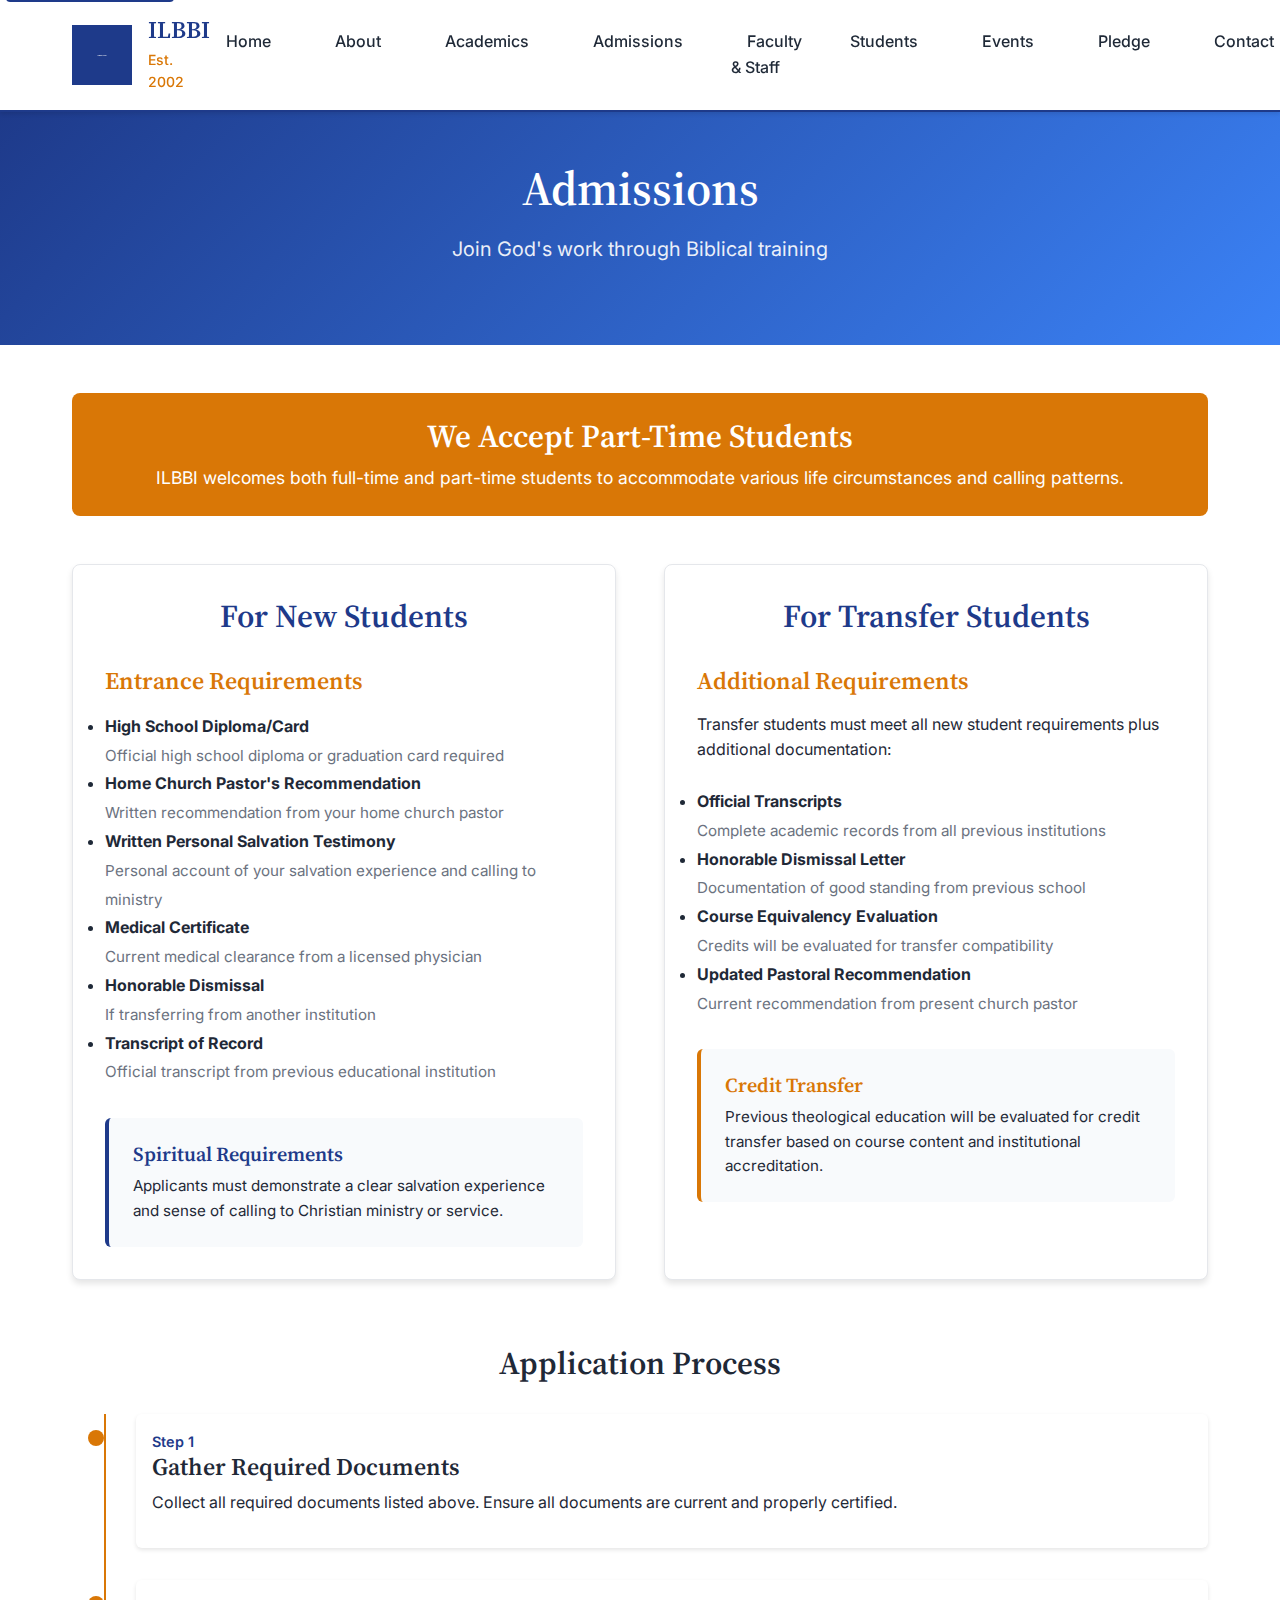
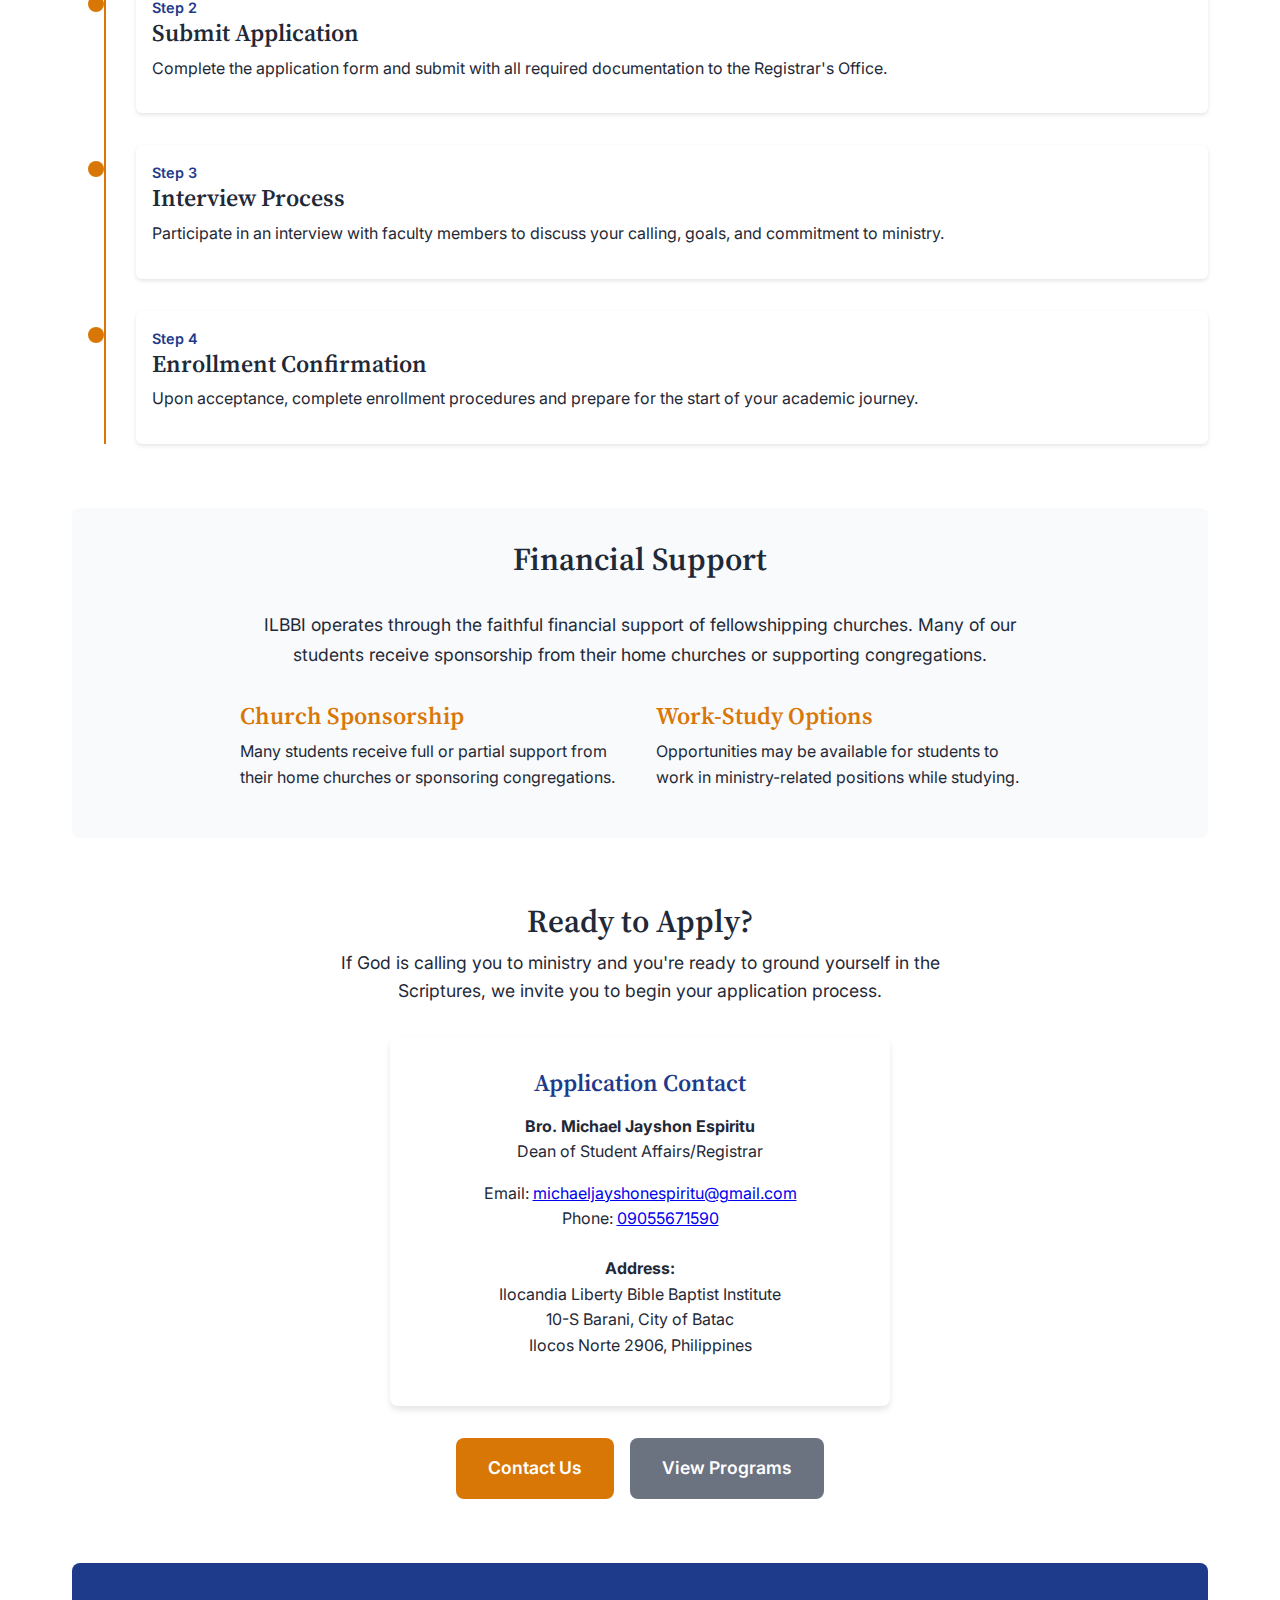
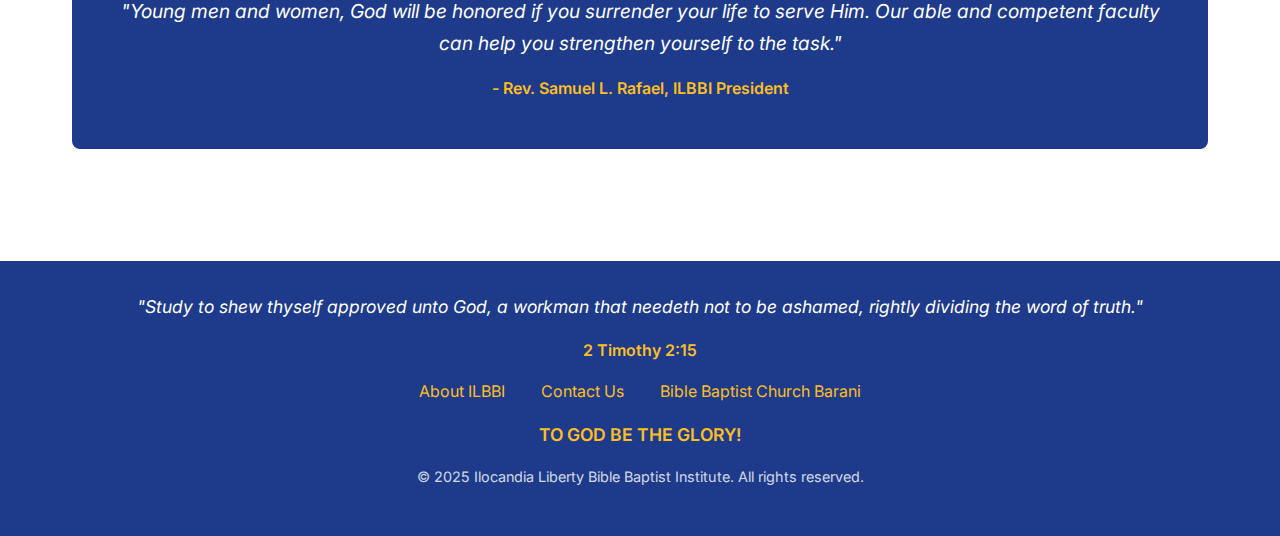
<file: admissions/index.html>
<!DOCTYPE html>
<html lang="en">
<head>
    <meta charset="UTF-8">
    <meta name="viewport" content="width=device-width, initial-scale=1.0">
    <title>Admissions | ILBBI</title>
    <meta name="description" content="Apply to ILBBI. We accept full-time and part-time students. View entrance requirements for new and transfer students.">
    <link rel="stylesheet" href="../assets/css/styles.css">
</head>
<body>
    <a href="#main-content" class="skip-to-content">Skip to main content</a>

    <header class="header">
        <div class="header-content">
            <a href="../" class="logo-section">
                <img src="../assets/img/logo-placeholder.svg" alt="ILBBI Logo" class="logo">
                <div class="logo-text">
                    <h1>ILBBI</h1>
                    <div class="logo-subtitle">Est. 2002</div>
                </div>
            </a>

            <nav role="navigation" aria-label="Main navigation">
                <button class="mobile-menu-toggle" aria-expanded="false" aria-controls="nav-menu">☰</button>
                <ul class="nav-menu" id="nav-menu">
                    <li><a href="../">Home</a></li>
                    <li><a href="../about/">About</a></li>
                    <li><a href="../academics/">Academics</a></li>
                    <li><a href="../admissions/" aria-current="page">Admissions</a></li>
                    <li><a href="../faculty/">Faculty & Staff</a></li>
                    <li><a href="../students/">Students</a></li>
                    <li><a href="../events/">Events</a></li>
                    <li><a href="../pledge/">Pledge</a></li>
                    <li><a href="../contact/">Contact</a></li>
                </ul>
            </nav>
        </div>
    </header>

    <main id="main-content" class="main-content">
        <section class="hero" style="padding: 3rem 2rem;">
            <div class="hero-content">
                <h1>Admissions</h1>
                <p class="tagline">Join God's work through Biblical training</p>
            </div>
        </section>

        <section class="content-section">
            <div class="container">
                <!-- Important Notice -->
                <div style="background: #d97706; color: white; padding: 1.5rem; border-radius: 8px; text-align: center; margin-bottom: 3rem;">
                    <h2 style="color: white; margin-bottom: 0.5rem;">We Accept Part-Time Students</h2>
                    <p style="margin: 0; font-size: 1.1rem;">ILBBI welcomes both full-time and part-time students to accommodate various life circumstances and calling patterns.</p>
                </div>

                <div class="card-grid" style="grid-template-columns: 1fr 1fr; gap: 3rem;">
                    <!-- New Students -->
                    <div class="card" style="padding: 2rem;">
                        <h2 style="color: #1e3a8a; text-align: center; margin-bottom: 2rem;">For New Students</h2>

                        <h3 style="color: #d97706; margin-bottom: 1rem;">Entrance Requirements</h3>
                        <ul style="line-height: 1.8; margin-bottom: 2rem;">
                            <li><strong>High School Diploma/Card</strong><br>
                                <span style="color: #6b7280; font-size: 0.95rem;">Official high school diploma or graduation card required</span>
                            </li>

                            <li><strong>Home Church Pastor's Recommendation</strong><br>
                                <span style="color: #6b7280; font-size: 0.95rem;">Written recommendation from your home church pastor</span>
                            </li>

                            <li><strong>Written Personal Salvation Testimony</strong><br>
                                <span style="color: #6b7280; font-size: 0.95rem;">Personal account of your salvation experience and calling to ministry</span>
                            </li>

                            <li><strong>Medical Certificate</strong><br>
                                <span style="color: #6b7280; font-size: 0.95rem;">Current medical clearance from a licensed physician</span>
                            </li>

                            <li><strong>Honorable Dismissal</strong><br>
                                <span style="color: #6b7280; font-size: 0.95rem;">If transferring from another institution</span>
                            </li>

                            <li><strong>Transcript of Record</strong><br>
                                <span style="color: #6b7280; font-size: 0.95rem;">Official transcript from previous educational institution</span>
                            </li>
                        </ul>

                        <div style="background: #f8fafc; padding: 1.5rem; border-radius: 6px; border-left: 4px solid #1e3a8a;">
                            <h4 style="color: #1e3a8a; margin-bottom: 0.5rem;">Spiritual Requirements</h4>
                            <p style="margin: 0; font-size: 0.95rem;">Applicants must demonstrate a clear salvation experience and sense of calling to Christian ministry or service.</p>
                        </div>
                    </div>

                    <!-- Transfer Students -->
                    <div class="card" style="padding: 2rem;">
                        <h2 style="color: #1e3a8a; text-align: center; margin-bottom: 2rem;">For Transfer Students</h2>

                        <h3 style="color: #d97706; margin-bottom: 1rem;">Additional Requirements</h3>
                        <p style="margin-bottom: 1.5rem;">Transfer students must meet all new student requirements plus additional documentation:</p>

                        <ul style="line-height: 1.8; margin-bottom: 2rem;">
                            <li><strong>Official Transcripts</strong><br>
                                <span style="color: #6b7280; font-size: 0.95rem;">Complete academic records from all previous institutions</span>
                            </li>

                            <li><strong>Honorable Dismissal Letter</strong><br>
                                <span style="color: #6b7280; font-size: 0.95rem;">Documentation of good standing from previous school</span>
                            </li>

                            <li><strong>Course Equivalency Evaluation</strong><br>
                                <span style="color: #6b7280; font-size: 0.95rem;">Credits will be evaluated for transfer compatibility</span>
                            </li>

                            <li><strong>Updated Pastoral Recommendation</strong><br>
                                <span style="color: #6b7280; font-size: 0.95rem;">Current recommendation from present church pastor</span>
                            </li>
                        </ul>

                        <div style="background: #f8fafc; padding: 1.5rem; border-radius: 6px; border-left: 4px solid #d97706;">
                            <h4 style="color: #d97706; margin-bottom: 0.5rem;">Credit Transfer</h4>
                            <p style="margin: 0; font-size: 0.95rem;">Previous theological education will be evaluated for credit transfer based on course content and institutional accreditation.</p>
                        </div>
                    </div>
                </div>

                <!-- Application Process -->
                <section style="margin-top: 4rem;">
                    <h2 style="text-align: center; margin-bottom: 2rem;">Application Process</h2>
                    <div class="timeline">
                        <div class="timeline-item">
                            <div class="timeline-date">Step 1</div>
                            <h3>Gather Required Documents</h3>
                            <p>Collect all required documents listed above. Ensure all documents are current and properly certified.</p>
                        </div>
                        <div class="timeline-item">
                            <div class="timeline-date">Step 2</div>
                            <h3>Submit Application</h3>
                            <p>Complete the application form and submit with all required documentation to the Registrar's Office.</p>
                        </div>
                        <div class="timeline-item">
                            <div class="timeline-date">Step 3</div>
                            <h3>Interview Process</h3>
                            <p>Participate in an interview with faculty members to discuss your calling, goals, and commitment to ministry.</p>
                        </div>
                        <div class="timeline-item">
                            <div class="timeline-date">Step 4</div>
                            <h3>Enrollment Confirmation</h3>
                            <p>Upon acceptance, complete enrollment procedures and prepare for the start of your academic journey.</p>
                        </div>
                    </div>
                </section>

                <!-- Financial Information -->
                <section style="margin-top: 4rem; background: #f8fafc; padding: 2rem; border-radius: 8px;">
                    <h2 style="text-align: center; margin-bottom: 2rem;">Financial Support</h2>
                    <div style="max-width: 800px; margin: 0 auto;">
                        <p style="text-align: center; font-size: 1.1rem; line-height: 1.7; margin-bottom: 2rem;">
                            ILBBI operates through the faithful financial support of fellowshipping churches. Many of our students receive sponsorship from their home churches or supporting congregations.
                        </p>

                        <div class="card-grid" style="grid-template-columns: 1fr 1fr;">
                            <div>
                                <h3 style="color: #d97706;">Church Sponsorship</h3>
                                <p>Many students receive full or partial support from their home churches or sponsoring congregations.</p>
                            </div>
                            <div>
                                <h3 style="color: #d97706;">Work-Study Options</h3>
                                <p>Opportunities may be available for students to work in ministry-related positions while studying.</p>
                            </div>
                        </div>
                    </div>
                </section>

                <!-- Contact for Applications -->
                <section style="margin-top: 4rem; text-align: center;">
                    <h2>Ready to Apply?</h2>
                    <p style="font-size: 1.1rem; max-width: 600px; margin: 0 auto 2rem;">
                        If God is calling you to ministry and you're ready to ground yourself in the Scriptures, we invite you to begin your application process.
                    </p>

                    <div style="background: white; padding: 2rem; border-radius: 8px; max-width: 500px; margin: 0 auto 2rem; box-shadow: 0 4px 6px rgba(0,0,0,0.1);">
                        <h3 style="color: #1e3a8a; margin-bottom: 1rem;">Application Contact</h3>
                        <p><strong>Bro. Michael Jayshon Espiritu</strong><br>
                        Dean of Student Affairs/Registrar</p>
                        <p style="margin-top: 0.5rem;"> Email: <a href="mailto:michaeljayshonespiritu@gmail.com" aria-label="Email Michael Jayshon Espiritu at michaeljayshonespiritu@gmail.com"> michaeljayshonespiritu@gmail.com </a><br> Phone: <a href="tel:+639055671590" aria-label="Call Michael Jayshon Espiritu at 09 0556 71590" rel="nofollow"> 09055671590 </a> </p>

                        <p style="margin-top: 1.5rem;">
                            <strong>Address:</strong><br>
                            Ilocandia Liberty Bible Baptist Institute<br>
                            10-S Barani, City of Batac<br>
                            Ilocos Norte 2906, Philippines
                        </p>
                    </div>

                    <div style="display: flex; gap: 1rem; justify-content: center; flex-wrap: wrap;">
                        <a href="../contact/" class="cta-button">Contact Us</a>
                        <a href="../academics/" class="cta-button" style="background: #6b7280;">View Programs</a>
                    </div>
                </section>

                <!-- Testimonial -->
                <section style="margin-top: 4rem; background: #1e3a8a; color: white; padding: 2rem; border-radius: 8px; text-align: center;">
                    <p style="font-size: 1.2rem; line-height: 1.7; font-style: italic; margin-bottom: 1rem;">
                        "Young men and women, God will be honored if you surrender your life to serve Him. Our able and competent faculty can help you strengthen yourself to the task."
                    </p>
                    <p style="color: #fbbf24; font-weight: 600;">
                        - Rev. Samuel L. Rafael, ILBBI President
                    </p>
                </section>
            </div>
        </section>
    </main>

    <footer class="footer">
        <div class="footer-content">
            <div class="footer-verse">
                "Study to shew thyself approved unto God, a workman that needeth not to be ashamed, rightly dividing the word of truth."
            </div>
            <div class="footer-reference">2 Timothy 2:15</div>

            <div class="footer-links">
                <a href="../about/">About ILBBI</a>
                <a href="../contact/">Contact Us</a>
                <a href="https://bbcbarani.org" target="_blank" rel="noopener">Bible Baptist Church Barani</a>
            </div>

            <div class="footer-glory">TO GOD BE THE GLORY!</div>

            <p style="margin-top: 1rem; font-size: 0.9rem; opacity: 0.8;">
                © 2025 Ilocandia Liberty Bible Baptist Institute. All rights reserved.
            </p>
        </div>
    </footer>

    <script src="../assets/js/main.js"></script>
</body>
</html>
</file>
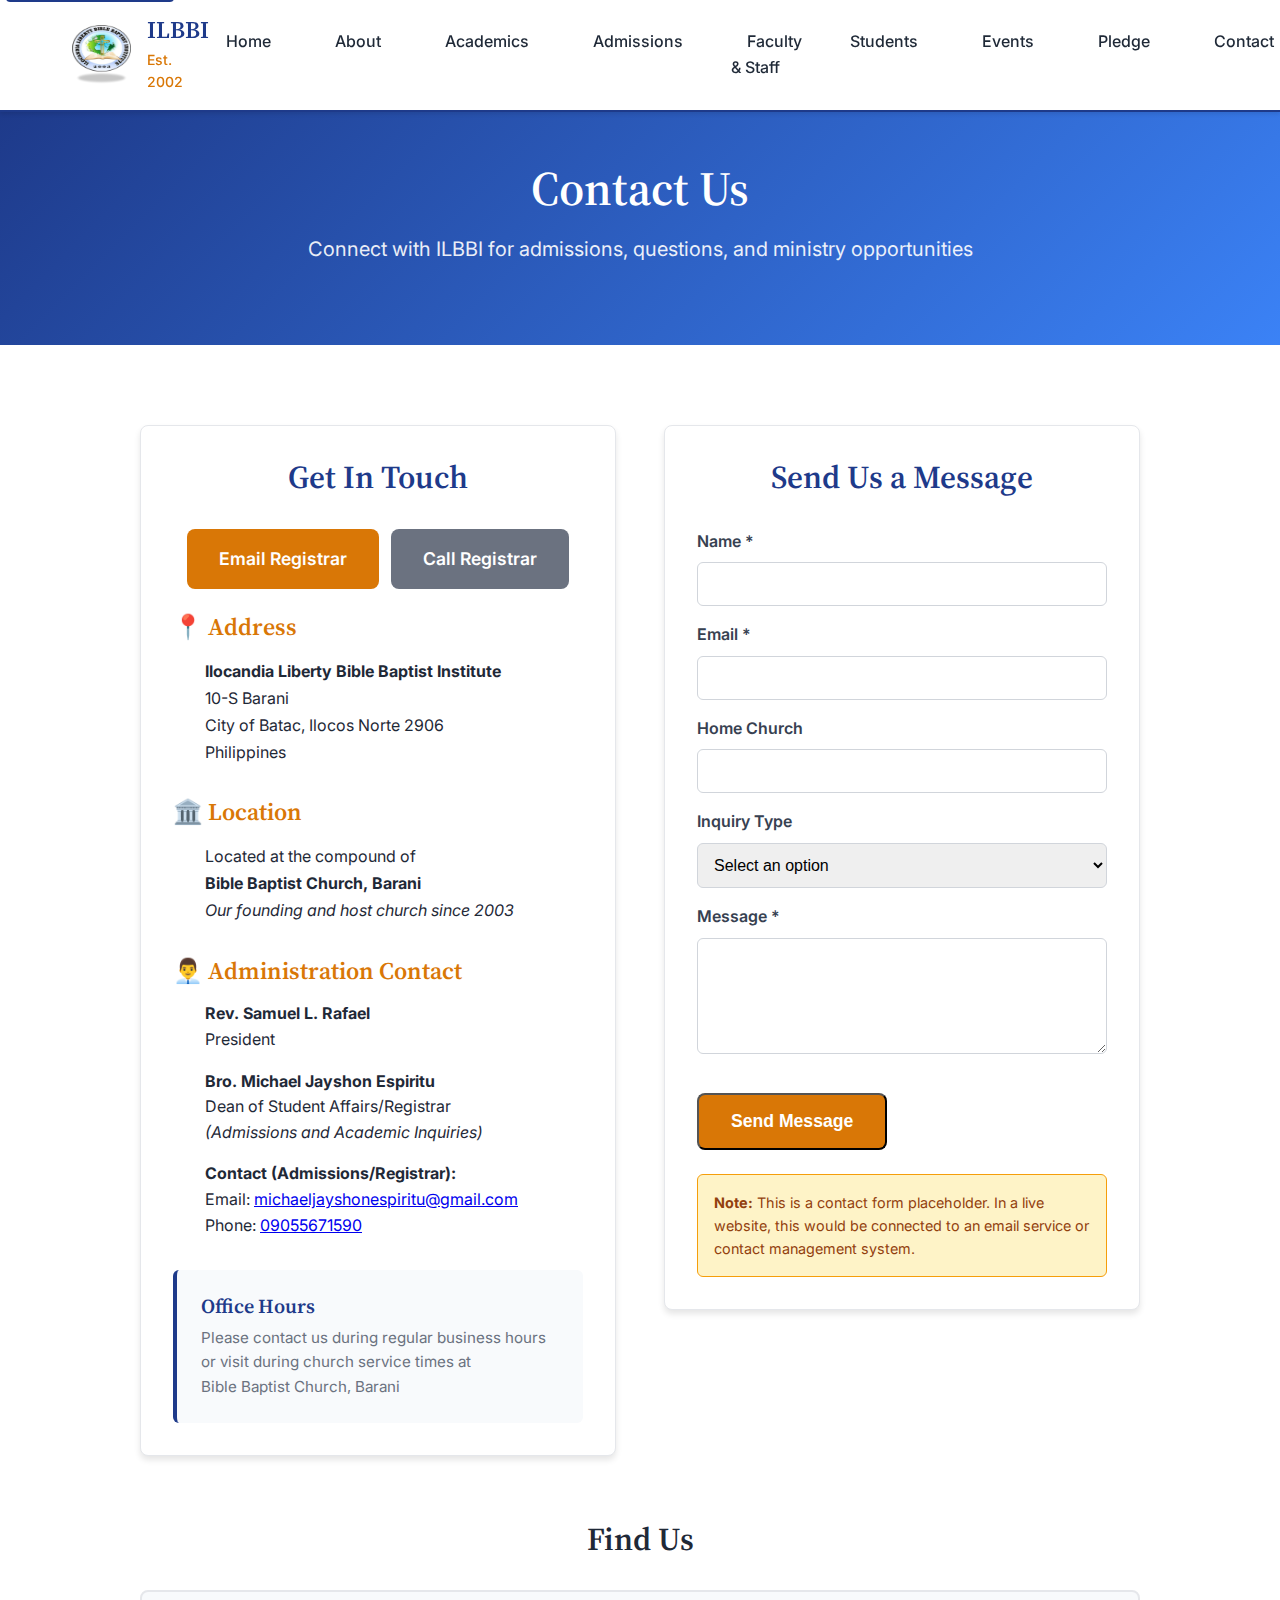
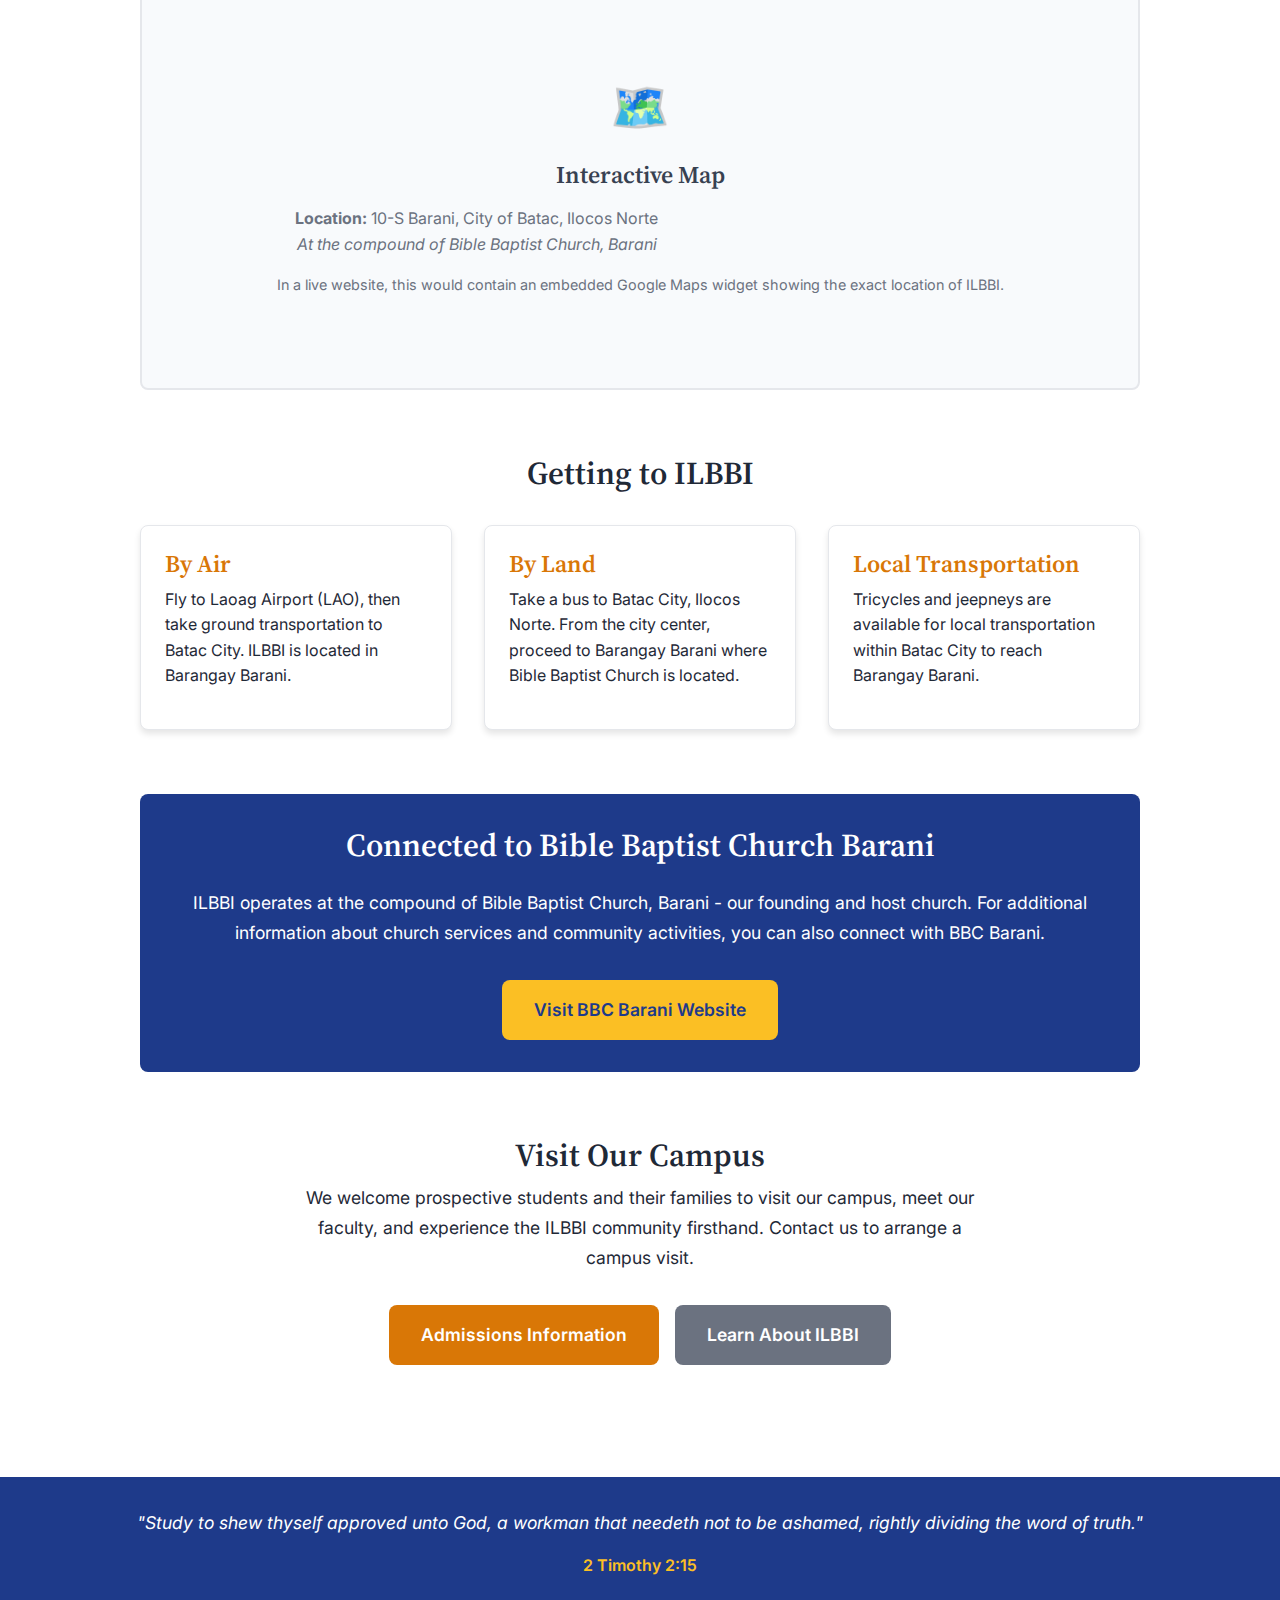
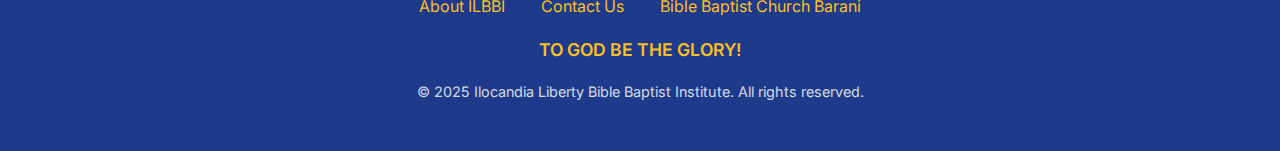
<file: contact/index.html>
<!DOCTYPE html>
<html lang="en">
<head>
    <meta charset="UTF-8">
    <meta name="viewport" content="width=device-width, initial-scale=1.0">
    <title>Contact Us | ILBBI</title>
    <meta name="description" content="Contact ILBBI at 10-S Barani, City of Batac, Ilocos Norte 2906, Philippines. Located at Bible Baptist Church Barani.">
    <link rel="stylesheet" href="../assets/css/styles.css">
</head>
<body>
    <a href="#main-content" class="skip-to-content">Skip to main content</a>

    <header class="header">
        <div class="header-content">
            <a href="../" class="logo-section">
                <img src="../assets/img/ilbbi.png" alt="ILBBI Logo" class="logo">
                <div class="logo-text">
                    <h1>ILBBI</h1>
                    <div class="logo-subtitle">Est. 2002</div>
                </div>
            </a>

            <nav role="navigation" aria-label="Main navigation">
                <button class="mobile-menu-toggle" aria-expanded="false" aria-controls="nav-menu">☰</button>
                <ul class="nav-menu" id="nav-menu">
                    <li><a href="../">Home</a></li>
                    <li><a href="../about/">About</a></li>
                    <li><a href="../academics/">Academics</a></li>
                    <li><a href="../admissions/">Admissions</a></li>
                    <li><a href="../faculty/">Faculty & Staff</a></li>
                    <li><a href="../students/">Students</a></li>
                    <li><a href="../events/">Events</a></li>
                    <li><a href="../pledge/">Pledge</a></li>
                    <li><a href="../contact/" aria-current="page">Contact</a></li>
                </ul>
            </nav>
        </div>
    </header>

    <main id="main-content" class="main-content">
        <section class="hero" style="padding: 3rem 2rem;">
            <div class="hero-content">
                <h1>Contact Us</h1>
                <p class="tagline">Connect with ILBBI for admissions, questions, and ministry opportunities</p>
            </div>
        </section>

        <section class="content-section">
            <div class="container">
                <div style="max-width: 1000px; margin: 0 auto;">
                    <div class="card-grid" style="grid-template-columns: 1fr 1fr; gap: 3rem; align-items: start;">
                        <!-- Contact Information -->
                        <div class="card" style="padding: 2rem;">
                            <h2 style="color: #1e3a8a; margin-bottom: 2rem; text-align: center;">Get In Touch</h2>
                            <div style="display: flex; gap: 0.75rem; flex-wrap: wrap; justify-content: center; margin: 1.5rem 0;"> <a class="cta-button" href="mailto:michaeljayshonespiritu@gmail.com" aria-label="Email Admissions and Registrar at michaeljayshonespiritu@gmail.com"> Email Registrar </a> <a class="cta-button" href="tel:+639055671590" aria-label="Call Admissions and Registrar at 09 0556 71590" rel="nofollow" style="background: #6b7280;"> Call Registrar </a> </div>
                            <div style="margin-bottom: 2rem;">
                                <h3 style="color: #d97706; margin-bottom: 1rem; display: flex; align-items: center;">
                                    📍 Address
                                </h3>
                                <p style="line-height: 1.7; margin-left: 2rem;">
                                    <strong>Ilocandia Liberty Bible Baptist Institute</strong><br>
                                    10-S Barani<br>
                                    City of Batac, Ilocos Norte 2906<br>
                                    Philippines
                                </p>
                            </div>

                            <div style="margin-bottom: 2rem;">
                                <h3 style="color: #d97706; margin-bottom: 1rem; display: flex; align-items: center;">
                                    🏛️ Location
                                </h3>
                                <p style="line-height: 1.7; margin-left: 2rem;">
                                    Located at the compound of<br>
                                    <strong>Bible Baptist Church, Barani</strong><br>
                                    <em>Our founding and host church since 2003</em>
                                </p>
                            </div>

                            <div style="margin-bottom: 2rem;">
                                <h3 style="color: #d97706; margin-bottom: 1rem; display: flex; align-items: center;">
                                    👨‍💼 Administration Contact
                                </h3>
                                <div style="margin-left: 2rem;">
                                    <p style="margin-bottom: 1rem;">
                                        <strong>Rev. Samuel L. Rafael</strong><br>
                                        President
                                    </p>
                                    <p>
                                        <strong>Bro. Michael Jayshon Espiritu</strong><br>
                                        Dean of Student Affairs/Registrar<br>

                                        <em>(Admissions and Academic Inquiries)</em>
                                    </p>
                                    <p style="margin-top: 0.75rem;"> <strong>Contact (Admissions/Registrar):</strong><br> Email: <a href="mailto:michaeljayshonespiritu@gmail.com" aria-label="Email Michael Jayshon Espiritu at michaeljayshonespiritu@gmail.com"> michaeljayshonespiritu@gmail.com </a><br> Phone: <a href="tel:+639055671590" aria-label="Call Michael Jayshon Espiritu at 09 0556 71590" rel="nofollow"> 09055671590 </a> </p>
                                </div>
                            </div>

                            <div style="background: #f8fafc; padding: 1.5rem; border-radius: 6px; border-left: 4px solid #1e3a8a;">
                                <h4 style="color: #1e3a8a; margin-bottom: 0.5rem;">Office Hours</h4>
                                <p style="margin: 0; font-size: 0.95rem; color: #6b7280;">
                                    Please contact us during regular business hours<br>
                                    or visit during church service times at<br>
                                    Bible Baptist Church, Barani
                                </p>
                            </div>
                        </div>

                        <!-- Quick Contact Form Placeholder -->
                        <div class="card" style="padding: 2rem;">
                            <h2 style="color: #1e3a8a; margin-bottom: 2rem; text-align: center;">Send Us a Message</h2>

                            <form style="display: flex; flex-direction: column; gap: 1rem;">
                                <div>
                                    <label for="name" style="display: block; margin-bottom: 0.5rem; font-weight: 600; color: #374151;">Name *</label>
                                    <input type="text" id="name" name="name" required style="width: 100%; padding: 0.75rem; border: 1px solid #d1d5db; border-radius: 6px; font-size: 1rem;">
                                </div>

                                <div>
                                    <label for="email" style="display: block; margin-bottom: 0.5rem; font-weight: 600; color: #374151;">Email *</label>
                                    <input type="email" id="email" name="email" required style="width: 100%; padding: 0.75rem; border: 1px solid #d1d5db; border-radius: 6px; font-size: 1rem;">
                                </div>

                                <div>
                                    <label for="church" style="display: block; margin-bottom: 0.5rem; font-weight: 600; color: #374151;">Home Church</label>
                                    <input type="text" id="church" name="church" style="width: 100%; padding: 0.75rem; border: 1px solid #d1d5db; border-radius: 6px; font-size: 1rem;">
                                </div>

                                <div>
                                    <label for="inquiry" style="display: block; margin-bottom: 0.5rem; font-weight: 600; color: #374151;">Inquiry Type</label>
                                    <select id="inquiry" name="inquiry" style="width: 100%; padding: 0.75rem; border: 1px solid #d1d5db; border-radius: 6px; font-size: 1rem;">
                                        <option value="">Select an option</option>
                                        <option value="admissions">Admissions Information</option>
                                        <option value="programs">Academic Programs</option>
                                        <option value="visit">Campus Visit</option>
                                        <option value="ministry">Ministry Opportunities</option>
                                        <option value="general">General Information</option>
                                        <option value="other">Other</option>
                                    </select>
                                </div>

                                <div>
                                    <label for="message" style="display: block; margin-bottom: 0.5rem; font-weight: 600; color: #374151;">Message *</label>
                                    <textarea id="message" name="message" rows="5" required style="width: 100%; padding: 0.75rem; border: 1px solid #d1d5db; border-radius: 6px; font-size: 1rem; resize: vertical;"></textarea>
                                </div>

                                <button type="submit" class="cta-button" style="margin-top: 1rem; align-self: flex-start;">Send Message</button>
                            </form>

                            <div style="background: #fef3c7; border: 1px solid #f59e0b; padding: 1rem; border-radius: 6px; margin-top: 1.5rem;">
                                <p style="margin: 0; font-size: 0.9rem; color: #92400e;">
                                    <strong>Note:</strong> This is a contact form placeholder. In a live website, this would be connected to an email service or contact management system.
                                </p>
                            </div>
                        </div>
                    </div>

                    <!-- Map Placeholder -->
                    <section style="margin-top: 4rem;">
                        <h2 style="text-align: center; margin-bottom: 2rem;">Find Us</h2>
                        <div style="background: #f8fafc; border: 2px solid #e5e7eb; border-radius: 8px; height: 400px; display: flex; align-items: center; justify-content: center; position: relative;">
                            <div style="text-align: center; color: #6b7280;">
                                <div style="font-size: 3rem; margin-bottom: 1rem;">🗺️</div>
                                <h3 style="color: #374151; margin-bottom: 1rem;">Interactive Map</h3>
                                <p style="max-width: 400px;">
                                    <strong>Location:</strong> 10-S Barani, City of Batac, Ilocos Norte<br>
                                    <em>At the compound of Bible Baptist Church, Barani</em>
                                </p>
                                <p style="margin-top: 1rem; font-size: 0.9rem;">
                                    In a live website, this would contain an embedded Google Maps widget showing the exact location of ILBBI.
                                </p>
                            </div>
                        </div>
                    </section>

                    <!-- Getting Here -->
                    <section style="margin-top: 4rem;">
                        <h2 style="text-align: center; margin-bottom: 2rem;">Getting to ILBBI</h2>
                        <div class="card-grid" style="grid-template-columns: repeat(auto-fit, minmax(300px, 1fr));">
                            <div class="card">
                                <h3 style="color: #d97706;">By Air</h3>
                                <p>Fly to Laoag Airport (LAO), then take ground transportation to Batac City. ILBBI is located in Barangay Barani.</p>
                            </div>

                            <div class="card">
                                <h3 style="color: #d97706;">By Land</h3>
                                <p>Take a bus to Batac City, Ilocos Norte. From the city center, proceed to Barangay Barani where Bible Baptist Church is located.</p>
                            </div>

                            <div class="card">
                                <h3 style="color: #d97706;">Local Transportation</h3>
                                <p>Tricycles and jeepneys are available for local transportation within Batac City to reach Barangay Barani.</p>
                            </div>
                        </div>
                    </section>

                    <!-- Connect with BBC Barani -->
                    <section style="background: #1e3a8a; color: white; padding: 2rem; border-radius: 8px; margin-top: 4rem; text-align: center;">
                        <h2 style="color: white; margin-bottom: 1.5rem;">Connected to Bible Baptist Church Barani</h2>
                        <p style="font-size: 1.1rem; line-height: 1.7; margin-bottom: 2rem;">
                            ILBBI operates at the compound of Bible Baptist Church, Barani - our founding and host church. For additional information about church services and community activities, you can also connect with BBC Barani.
                        </p>
                        <a href="https://bbcbarani.org" target="_blank" rel="noopener" class="cta-button" style="background: #fbbf24; color: #1e3a8a;">Visit BBC Barani Website</a>
                    </section>

                    <!-- Call to Visit -->
                    <section style="margin-top: 4rem; text-align: center;">
                        <h2>Visit Our Campus</h2>
                        <p style="font-size: 1.1rem; max-width: 700px; margin: 0 auto 2rem; line-height: 1.7;">
                            We welcome prospective students and their families to visit our campus, meet our faculty, and experience the ILBBI community firsthand. Contact us to arrange a campus visit.
                        </p>
                        <div style="display: flex; gap: 1rem; justify-content: center; flex-wrap: wrap;">
                            <a href="../admissions/" class="cta-button">Admissions Information</a>
                            <a href="../about/" class="cta-button" style="background: #6b7280;">Learn About ILBBI</a>
                        </div>
                    </section>
                </div>
            </div>
        </section>
    </main>

    <footer class="footer">
        <div class="footer-content">
            <div class="footer-verse">
                "Study to shew thyself approved unto God, a workman that needeth not to be ashamed, rightly dividing the word of truth."
            </div>
            <div class="footer-reference">2 Timothy 2:15</div>

            <div class="footer-links">
                <a href="../about/">About ILBBI</a>
                <a href="../contact/">Contact Us</a>
                <a href="https://bbcbarani.org" target="_blank" rel="noopener">Bible Baptist Church Barani</a>
            </div>

            <div class="footer-glory">TO GOD BE THE GLORY!</div>

            <p style="margin-top: 1rem; font-size: 0.9rem; opacity: 0.8;">
                © 2025 Ilocandia Liberty Bible Baptist Institute. All rights reserved.
            </p>
        </div>
    </footer>

    <script src="../assets/js/main.js"></script>
</body>
</html>
</file>
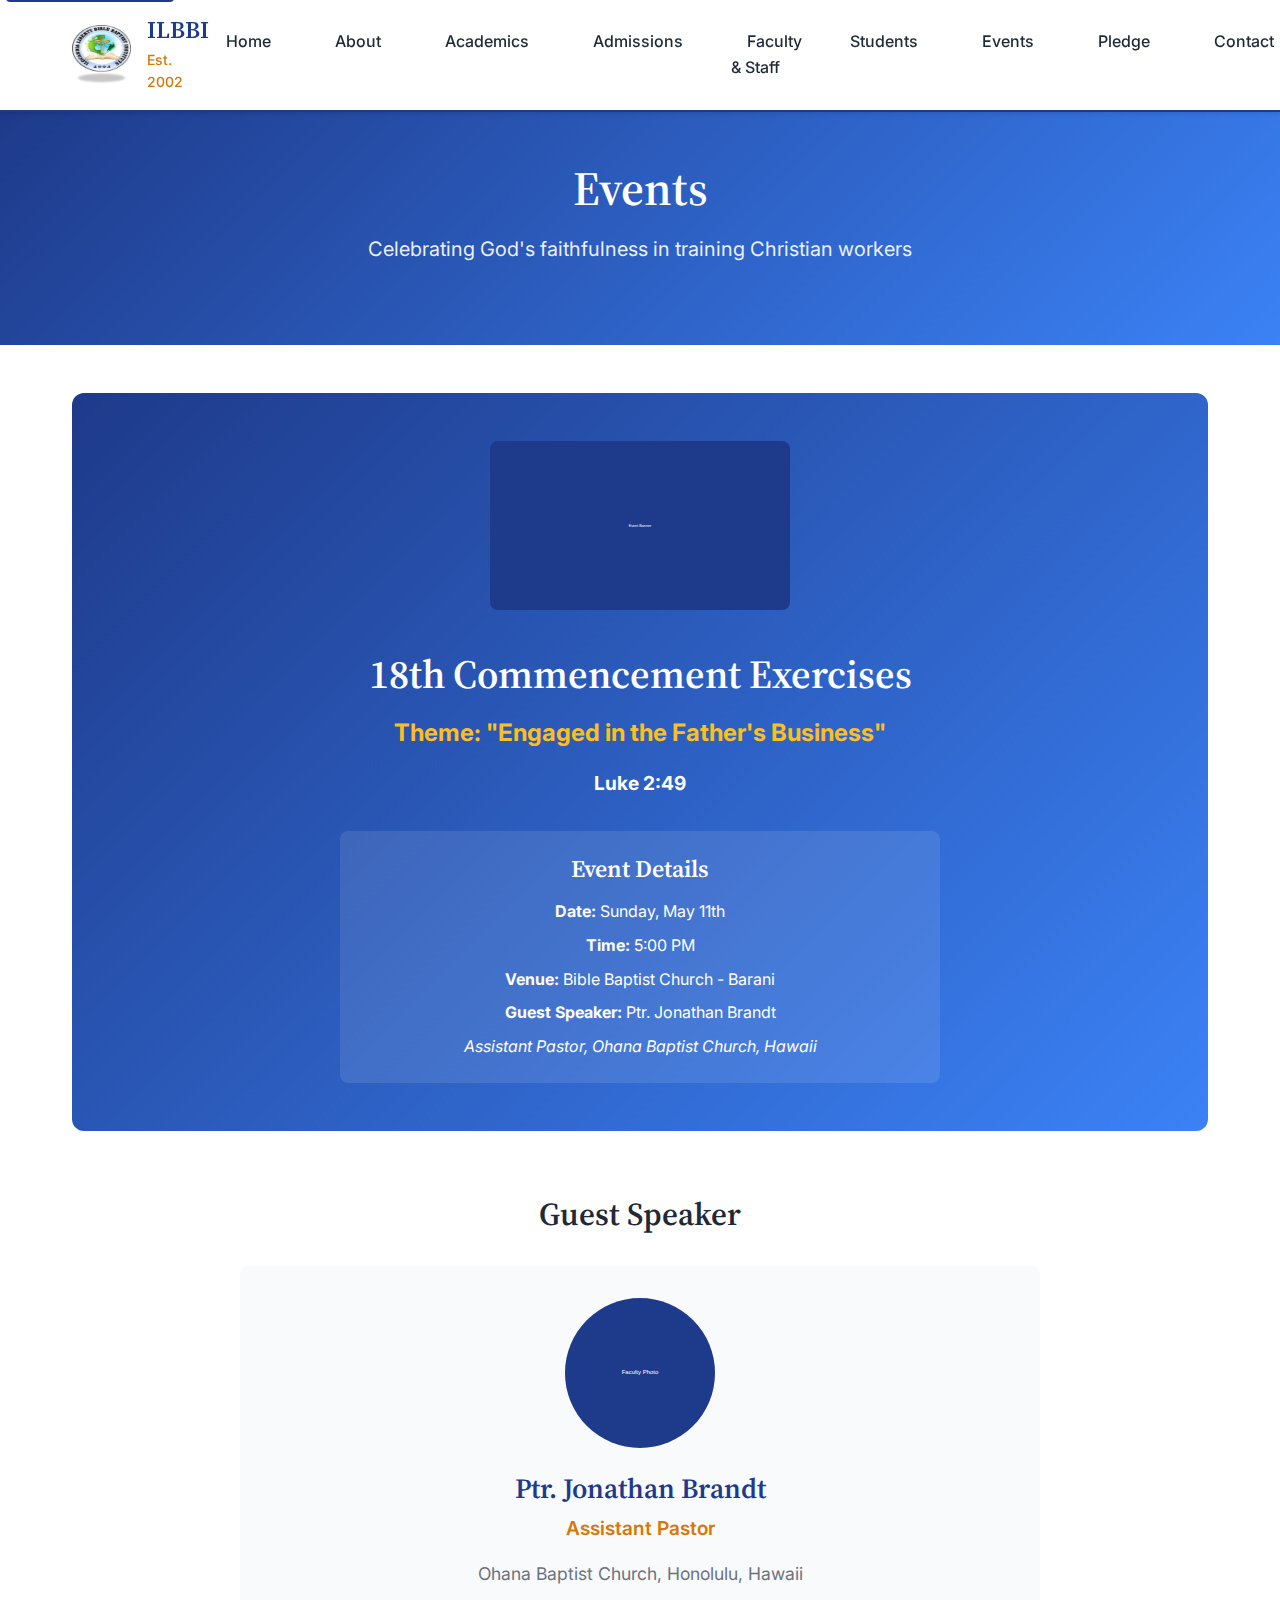
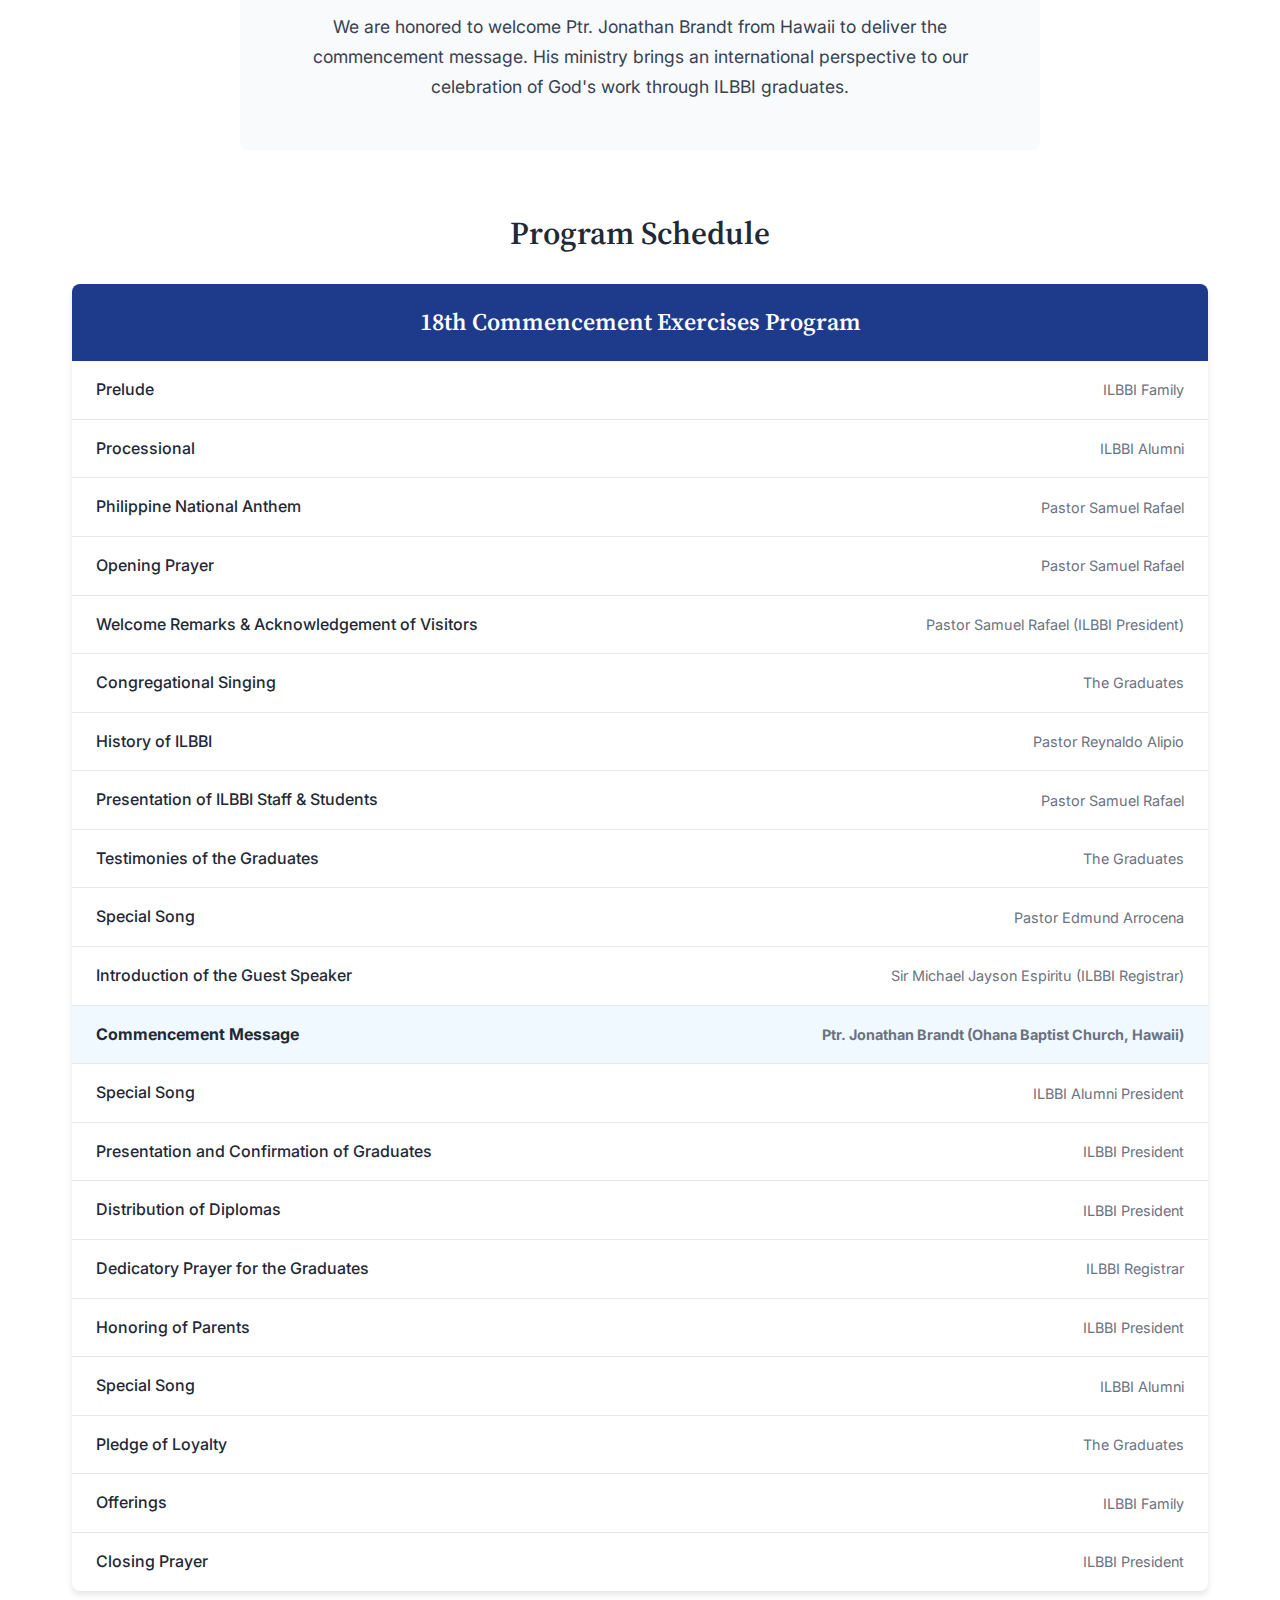
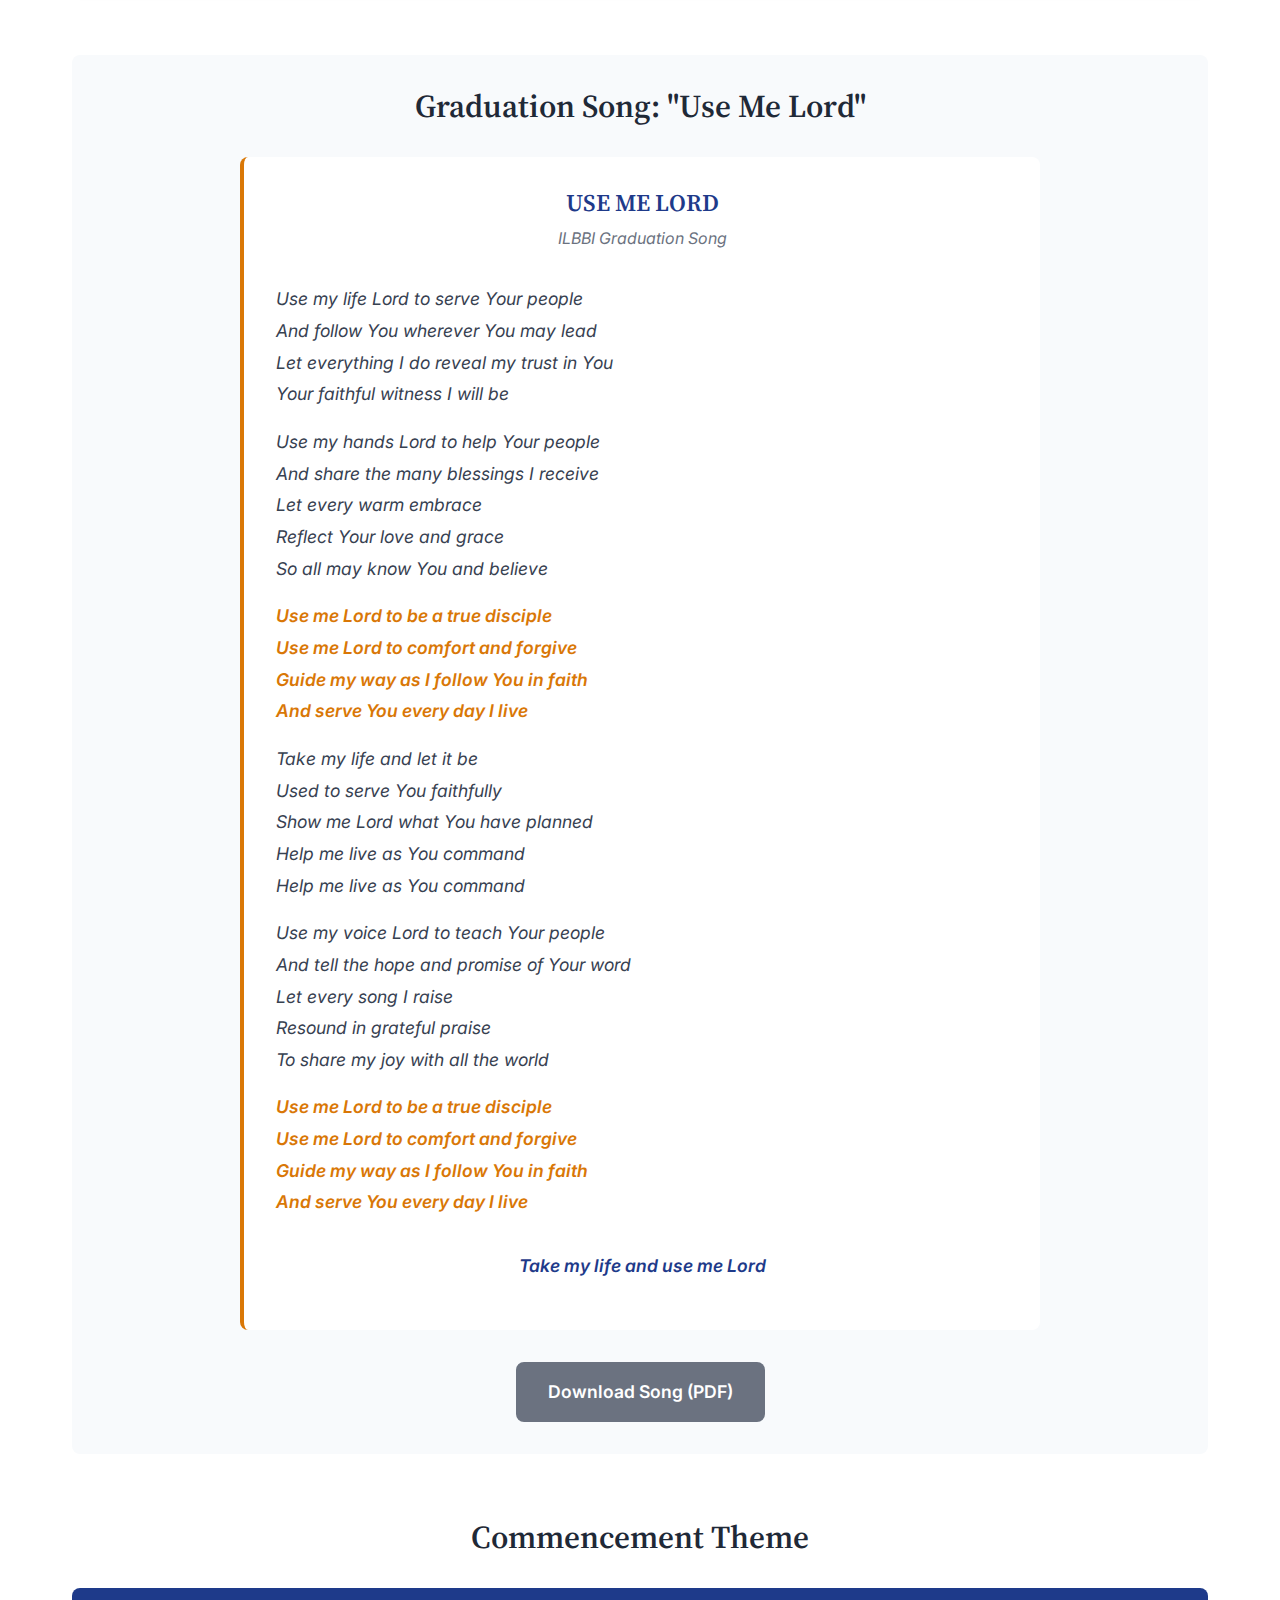
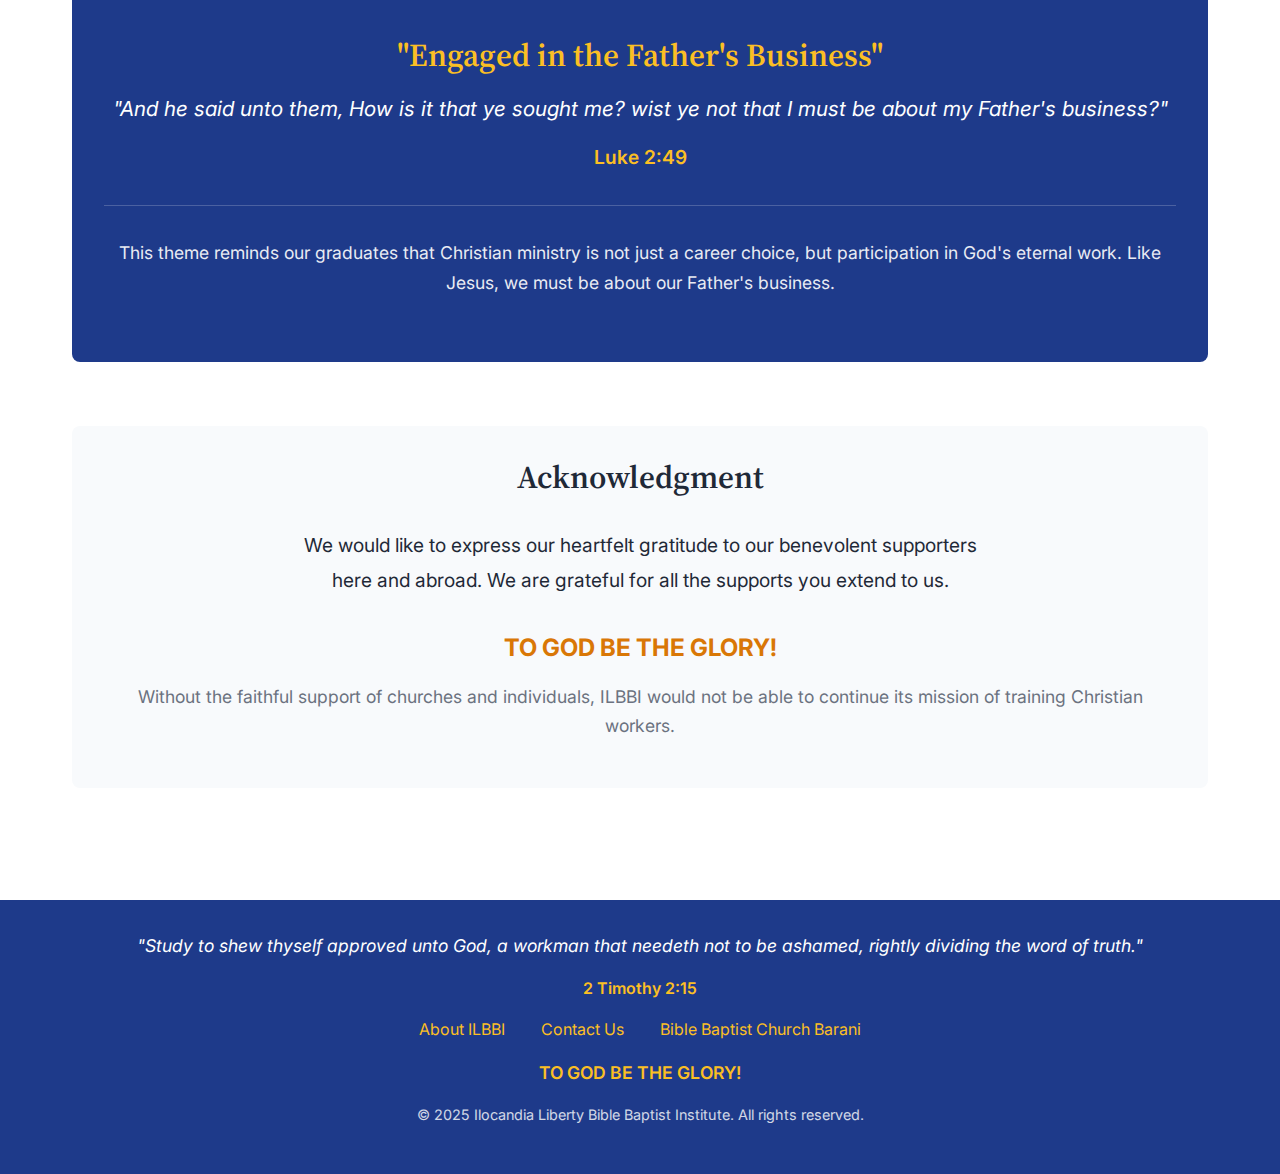
<file: events/index.html>
<!DOCTYPE html>
<html lang="en">
<head>
    <meta charset="UTF-8">
    <meta name="viewport" content="width=device-width, initial-scale=1.0">
    <title>Events | ILBBI</title>
    <meta name="description" content="ILBBI events including the 18th Commencement Exercises with theme 'Engaged in the Father's Business' from Luke 2:49.">
    <link rel="stylesheet" href="../assets/css/styles.css">

    <!-- Structured Data for Event -->
    <script type="application/ld+json">
    {
        "@context": "https://schema.org",
        "@type": "Event",
        "name": "18th Commencement Exercises",
        "description": "ILBBI Graduation ceremony with theme 'Engaged in the Father's Business'",
        "startDate": "2025-05-11T17:00",
        "location": {
            "@type": "Place",
            "name": "Bible Baptist Church Barani",
            "address": {
                "@type": "PostalAddress",
                "addressLocality": "Barani, City of Batac",
                "addressRegion": "Ilocos Norte",
                "addressCountry": "Philippines"
            }
        },
        "organizer": {
            "@type": "Organization",
            "name": "Ilocandia Liberty Bible Baptist Institute"
        }
    }
    </script>
</head>
<body>
    <a href="#main-content" class="skip-to-content">Skip to main content</a>

    <header class="header">
        <div class="header-content">
            <a href="../" class="logo-section">
                <img src="../assets/img/ilbbi.png" alt="ILBBI Logo" class="logo">
                <div class="logo-text">
                    <h1>ILBBI</h1>
                    <div class="logo-subtitle">Est. 2002</div>
                </div>
            </a>

            <nav role="navigation" aria-label="Main navigation">
                <button class="mobile-menu-toggle" aria-expanded="false" aria-controls="nav-menu">☰</button>
                <ul class="nav-menu" id="nav-menu">
                    <li><a href="../">Home</a></li>
                    <li><a href="../about/">About</a></li>
                    <li><a href="../academics/">Academics</a></li>
                    <li><a href="../admissions/">Admissions</a></li>
                    <li><a href="../faculty/">Faculty & Staff</a></li>
                    <li><a href="../students/">Students</a></li>
                    <li><a href="../events/" aria-current="page">Events</a></li>
                    <li><a href="../pledge/">Pledge</a></li>
                    <li><a href="../contact/">Contact</a></li>
                </ul>
            </nav>
        </div>
    </header>

    <main id="main-content" class="main-content">
        <section class="hero" style="padding: 3rem 2rem;">
            <div class="hero-content">
                <h1>Events</h1>
                <p class="tagline">Celebrating God's faithfulness in training Christian workers</p>
            </div>
        </section>

        <section class="content-section">
            <div class="container">
                <!-- Featured Event Banner -->
                <div style="background: linear-gradient(135deg, #1e3a8a 0%, #3b82f6 100%); color: white; padding: 3rem 2rem; border-radius: 12px; text-align: center; margin-bottom: 4rem;">
                    <img src="../assets/img/event/event-placeholder.svg" alt="Commencement banner" style="max-width: 300px; width: 100%; height: auto; margin-bottom: 2rem; border-radius: 8px;">
                    <h2 style="color: white; font-size: 2.5rem; margin-bottom: 1rem;">18th Commencement Exercises</h2>
                    <div style="font-size: 1.5rem; margin-bottom: 1rem; color: #fbbf24;">
                        <strong>Theme: "Engaged in the Father's Business"</strong>
                    </div>
                    <div style="font-size: 1.2rem; margin-bottom: 2rem;">
                        <strong>Luke 2:49</strong>
                    </div>

                    <div style="background: rgba(255,255,255,0.1); padding: 1.5rem; border-radius: 8px; margin: 0 auto; max-width: 600px;">
                        <h3 style="color: white; margin-bottom: 1rem;">Event Details</h3>
                        <p style="margin: 0.5rem 0;"><strong>Date:</strong> Sunday, May 11th</p>
                        <p style="margin: 0.5rem 0;"><strong>Time:</strong> 5:00 PM</p>
                        <p style="margin: 0.5rem 0;"><strong>Venue:</strong> Bible Baptist Church - Barani</p>
                        <p style="margin: 0.5rem 0;"><strong>Guest Speaker:</strong> Ptr. Jonathan Brandt</p>
                        <p style="margin: 0;"><em>Assistant Pastor, Ohana Baptist Church, Hawaii</em></p>
                    </div>
                </div>

                <!-- Guest Speaker Spotlight -->
                <section style="margin-bottom: 4rem;">
                    <h2 style="text-align: center; margin-bottom: 2rem;">Guest Speaker</h2>
                    <div style="background: #f8fafc; padding: 2rem; border-radius: 8px; max-width: 800px; margin: 0 auto; text-align: center;">
                        <img src="../assets/img/faculty/faculty-placeholder.svg" alt="Ptr. Jonathan Brandt portrait" style="width: 150px; height: 150px; border-radius: 50%; margin: 0 auto 1.5rem; display: block;">
                        <h3 style="color: #1e3a8a; font-size: 1.75rem; margin-bottom: 0.5rem;">Ptr. Jonathan Brandt</h3>
                        <p style="color: #d97706; font-size: 1.2rem; font-weight: 600; margin-bottom: 1rem;">Assistant Pastor</p>
                        <p style="color: #6b7280; font-size: 1.1rem; margin-bottom: 1.5rem;">Ohana Baptist Church, Honolulu, Hawaii</p>

                        <p style="font-size: 1.1rem; line-height: 1.7; color: #374151;">
                            We are honored to welcome Ptr. Jonathan Brandt from Hawaii to deliver the commencement message. His ministry brings an international perspective to our celebration of God's work through ILBBI graduates.
                        </p>
                    </div>
                </section>

                <!-- Program Schedule -->
                <section style="margin-bottom: 4rem;">
                    <h2 style="text-align: center; margin-bottom: 2rem;">Program Schedule</h2>
                    <div class="event-schedule">
                        <div class="schedule-header">
                            <h3 style="color: white; margin: 0;">18th Commencement Exercises Program</h3>
                        </div>

                        <div class="schedule-item">
                            <div>
                                <div class="schedule-activity">Prelude</div>
                            </div>
                            <div class="schedule-presenter">ILBBI Family</div>
                        </div>

                        <div class="schedule-item">
                            <div>
                                <div class="schedule-activity">Processional</div>
                            </div>
                            <div class="schedule-presenter">ILBBI Alumni</div>
                        </div>

                        <div class="schedule-item">
                            <div>
                                <div class="schedule-activity">Philippine National Anthem</div>
                            </div>
                            <div class="schedule-presenter">Pastor Samuel Rafael</div>
                        </div>

                        <div class="schedule-item">
                            <div>
                                <div class="schedule-activity">Opening Prayer</div>
                            </div>
                            <div class="schedule-presenter">Pastor Samuel Rafael</div>
                        </div>

                        <div class="schedule-item">
                            <div>
                                <div class="schedule-activity">Welcome Remarks & Acknowledgement of Visitors</div>
                            </div>
                            <div class="schedule-presenter">Pastor Samuel Rafael (ILBBI President)</div>
                        </div>

                        <div class="schedule-item">
                            <div>
                                <div class="schedule-activity">Congregational Singing</div>
                            </div>
                            <div class="schedule-presenter">The Graduates</div>
                        </div>

                        <div class="schedule-item">
                            <div>
                                <div class="schedule-activity">History of ILBBI</div>
                            </div>
                            <div class="schedule-presenter">Pastor Reynaldo Alipio</div>
                        </div>

                        <div class="schedule-item">
                            <div>
                                <div class="schedule-activity">Presentation of ILBBI Staff & Students</div>
                            </div>
                            <div class="schedule-presenter">Pastor Samuel Rafael</div>
                        </div>

                        <div class="schedule-item">
                            <div>
                                <div class="schedule-activity">Testimonies of the Graduates</div>
                            </div>
                            <div class="schedule-presenter">The Graduates</div>
                        </div>

                        <div class="schedule-item">
                            <div>
                                <div class="schedule-activity">Special Song</div>
                            </div>
                            <div class="schedule-presenter">Pastor Edmund Arrocena</div>
                        </div>

                        <div class="schedule-item">
                            <div>
                                <div class="schedule-activity">Introduction of the Guest Speaker</div>
                            </div>
                            <div class="schedule-presenter">Sir Michael Jayson Espiritu (ILBBI Registrar)</div>
                        </div>

                        <div class="schedule-item" style="background: #f0f9ff;">
                            <div>
                                <div class="schedule-activity"><strong>Commencement Message</strong></div>
                            </div>
                            <div class="schedule-presenter"><strong>Ptr. Jonathan Brandt (Ohana Baptist Church, Hawaii)</strong></div>
                        </div>

                        <div class="schedule-item">
                            <div>
                                <div class="schedule-activity">Special Song</div>
                            </div>
                            <div class="schedule-presenter">ILBBI Alumni President</div>
                        </div>

                        <div class="schedule-item">
                            <div>
                                <div class="schedule-activity">Presentation and Confirmation of Graduates</div>
                            </div>
                            <div class="schedule-presenter">ILBBI President</div>
                        </div>

                        <div class="schedule-item">
                            <div>
                                <div class="schedule-activity">Distribution of Diplomas</div>
                            </div>
                            <div class="schedule-presenter">ILBBI President</div>
                        </div>

                        <div class="schedule-item">
                            <div>
                                <div class="schedule-activity">Dedicatory Prayer for the Graduates</div>
                            </div>
                            <div class="schedule-presenter">ILBBI Registrar</div>
                        </div>

                        <div class="schedule-item">
                            <div>
                                <div class="schedule-activity">Honoring of Parents</div>
                            </div>
                            <div class="schedule-presenter">ILBBI President</div>
                        </div>

                        <div class="schedule-item">
                            <div>
                                <div class="schedule-activity">Special Song</div>
                            </div>
                            <div class="schedule-presenter">ILBBI Alumni</div>
                        </div>

                        <div class="schedule-item">
                            <div>
                                <div class="schedule-activity">Pledge of Loyalty</div>
                            </div>
                            <div class="schedule-presenter">The Graduates</div>
                        </div>

                        <div class="schedule-item">
                            <div>
                                <div class="schedule-activity">Offerings</div>
                            </div>
                            <div class="schedule-presenter">ILBBI Family</div>
                        </div>

                        <div class="schedule-item">
                            <div>
                                <div class="schedule-activity">Closing Prayer</div>
                            </div>
                            <div class="schedule-presenter">ILBBI President</div>
                        </div>
                    </div>
                </section>

                <!-- Graduation Song -->
                <section style="margin-bottom: 4rem; background: #f8fafc; padding: 2rem; border-radius: 8px;">
                    <h2 style="text-align: center; margin-bottom: 2rem;">Graduation Song: "Use Me Lord"</h2>
                    <div style="max-width: 800px; margin: 0 auto;">
                        <div style="background: white; padding: 2rem; border-radius: 8px; border-left: 4px solid #d97706;">
                            <div style="text-align: center; margin-bottom: 2rem;">
                                <h3 style="color: #1e3a8a; margin-bottom: 0.5rem;">USE ME LORD</h3>
                                <p style="color: #6b7280; font-style: italic;">ILBBI Graduation Song</p>
                            </div>

                            <div style="font-size: 1.1rem; line-height: 1.8; color: #374151;">
                                <p><em>Use my life Lord to serve Your people<br>
                                And follow You wherever You may lead<br>
                                Let everything I do reveal my trust in You<br>
                                Your faithful witness I will be</em></p>

                                <p><em>Use my hands Lord to help Your people<br>
                                And share the many blessings I receive<br>
                                Let every warm embrace<br>
                                Reflect Your love and grace<br>
                                So all may know You and believe</em></p>

                                <p style="font-weight: 600; color: #d97706;"><em>Use me Lord to be a true disciple<br>
                                Use me Lord to comfort and forgive<br>
                                Guide my way as I follow You in faith<br>
                                And serve You every day I live</em></p>

                                <p><em>Take my life and let it be<br>
                                Used to serve You faithfully<br>
                                Show me Lord what You have planned<br>
                                Help me live as You command<br>
                                Help me live as You command</em></p>

                                <p><em>Use my voice Lord to teach Your people<br>
                                And tell the hope and promise of Your word<br>
                                Let every song I raise<br>
                                Resound in grateful praise<br>
                                To share my joy with all the world</em></p>

                                <p style="font-weight: 600; color: #d97706;"><em>Use me Lord to be a true disciple<br>
                                Use me Lord to comfort and forgive<br>
                                Guide my way as I follow You in faith<br>
                                And serve You every day I live</em></p>

                                <p style="text-align: center; font-weight: 600; color: #1e3a8a; margin-top: 2rem;"><em>Take my life and use me Lord</em></p>
                            </div>
                        </div>

                        <div style="text-align: center; margin-top: 2rem;">
                            <a href="../assets/docs/graduation-song.pdf" class="cta-button" style="background: #6b7280;">Download Song (PDF)</a>
                        </div>
                    </div>
                </section>

                <!-- Theme Scripture -->
                <section style="margin-bottom: 4rem;">
                    <h2 style="text-align: center; margin-bottom: 2rem;">Commencement Theme</h2>
                    <div style="background: #1e3a8a; color: white; padding: 3rem 2rem; border-radius: 8px; text-align: center;">
                        <h3 style="color: #fbbf24; font-size: 2rem; margin-bottom: 1rem;">"Engaged in the Father's Business"</h3>
                        <p style="font-size: 1.3rem; line-height: 1.7; margin-bottom: 1rem; font-style: italic;">
                            "And he said unto them, How is it that ye sought me? wist ye not that I must be about my Father's business?"
                        </p>
                        <p style="color: #fbbf24; font-size: 1.2rem; font-weight: 600;">Luke 2:49</p>

                        <div style="margin-top: 2rem; padding-top: 2rem; border-top: 1px solid rgba(255,255,255,0.2);">
                            <p style="font-size: 1.1rem; line-height: 1.7; opacity: 0.9;">
                                This theme reminds our graduates that Christian ministry is not just a career choice, but participation in God's eternal work. Like Jesus, we must be about our Father's business.
                            </p>
                        </div>
                    </div>
                </section>

                <!-- Acknowledgments -->
                <section style="background: #f8fafc; padding: 2rem; border-radius: 8px; text-align: center;">
                    <h2 style="margin-bottom: 2rem;">Acknowledgment</h2>
                    <p style="font-size: 1.2rem; line-height: 1.8; max-width: 700px; margin: 0 auto 2rem;">
                        We would like to express our heartfelt gratitude to our benevolent supporters here and abroad. We are grateful for all the supports you extend to us.
                    </p>
                    <div style="color: #d97706; font-size: 1.5rem; font-weight: 700; margin-bottom: 1rem;">
                        TO GOD BE THE GLORY!
                    </div>
                    <p style="font-size: 1.1rem; color: #6b7280;">
                        Without the faithful support of churches and individuals, ILBBI would not be able to continue its mission of training Christian workers.
                    </p>
                </section>
            </div>
        </section>
    </main>

    <footer class="footer">
        <div class="footer-content">
            <div class="footer-verse">
                "Study to shew thyself approved unto God, a workman that needeth not to be ashamed, rightly dividing the word of truth."
            </div>
            <div class="footer-reference">2 Timothy 2:15</div>

            <div class="footer-links">
                <a href="../about/">About ILBBI</a>
                <a href="../contact/">Contact Us</a>
                <a href="https://bbcbarani.org" target="_blank" rel="noopener">Bible Baptist Church Barani</a>
            </div>

            <div class="footer-glory">TO GOD BE THE GLORY!</div>

            <p style="margin-top: 1rem; font-size: 0.9rem; opacity: 0.8;">
                © 2025 Ilocandia Liberty Bible Baptist Institute. All rights reserved.
            </p>
        </div>
    </footer>

    <script src="../assets/js/main.js"></script>
</body>
</html>
</file>
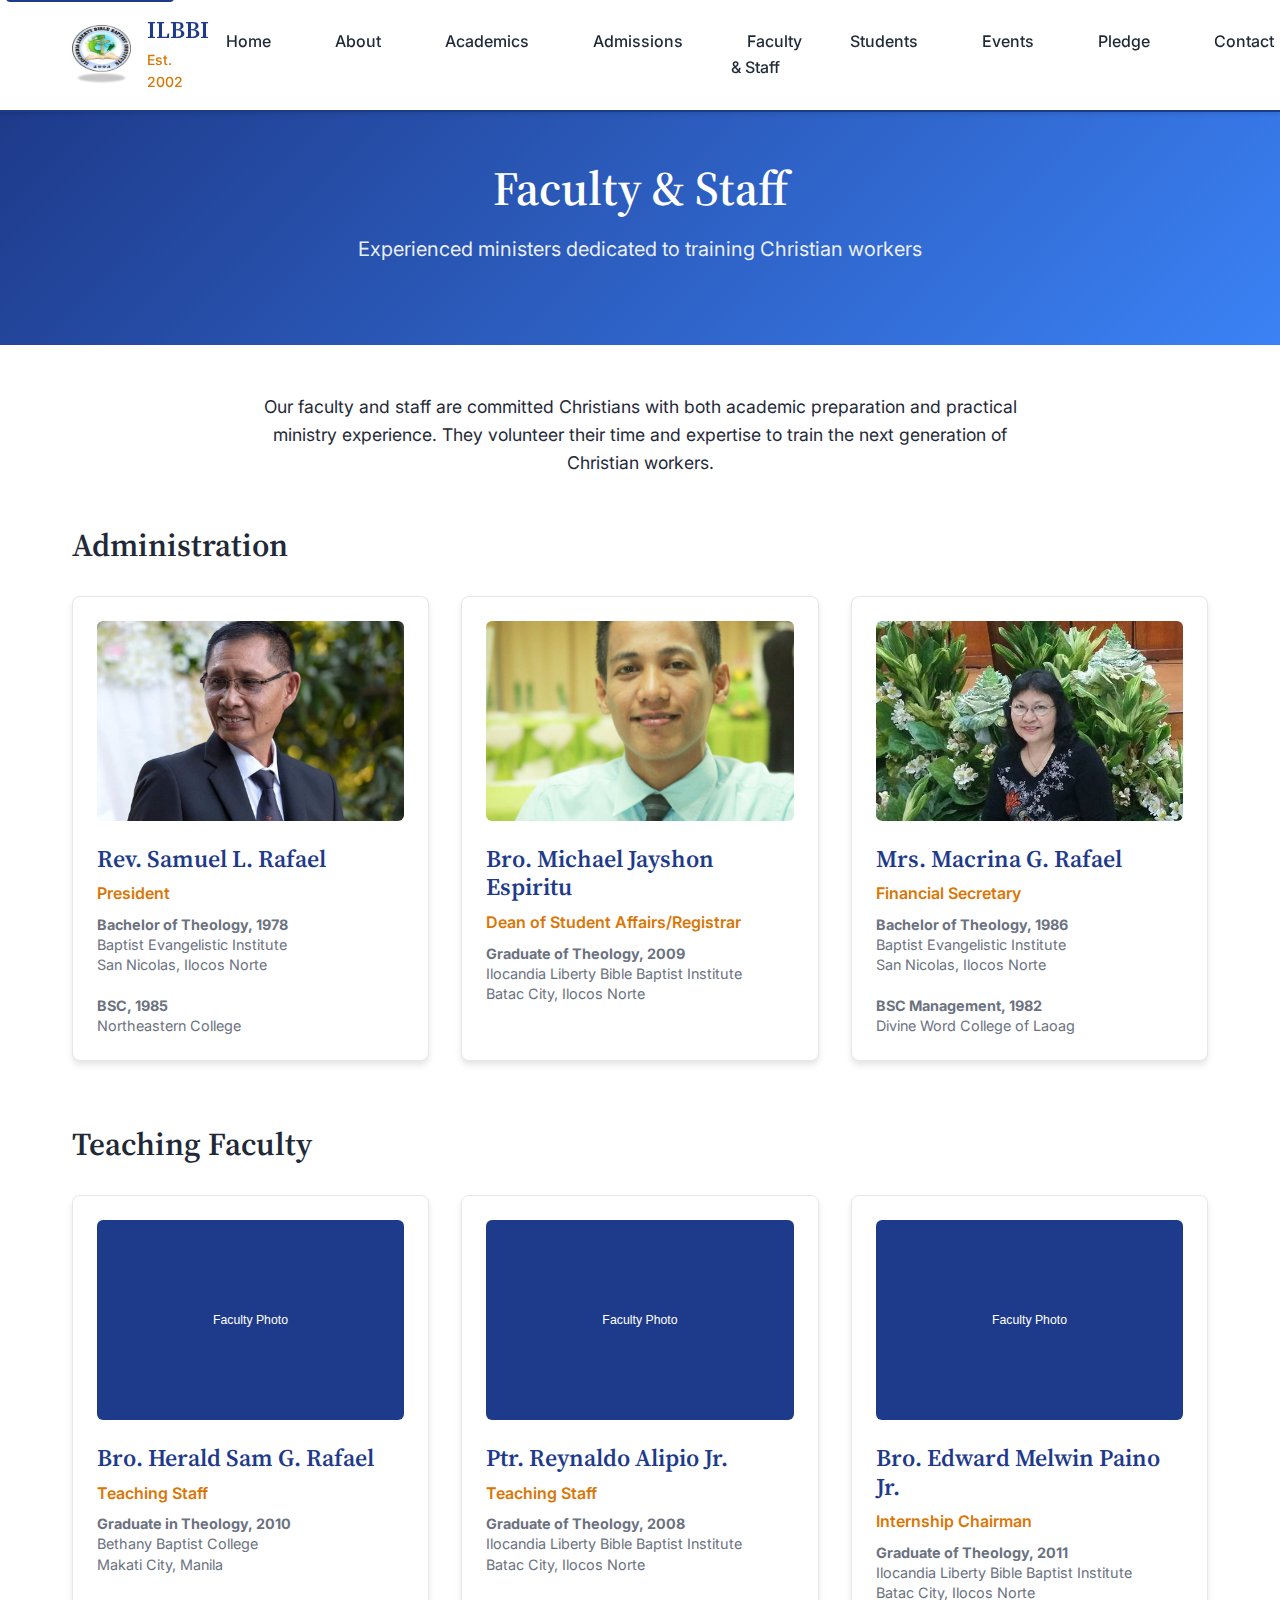
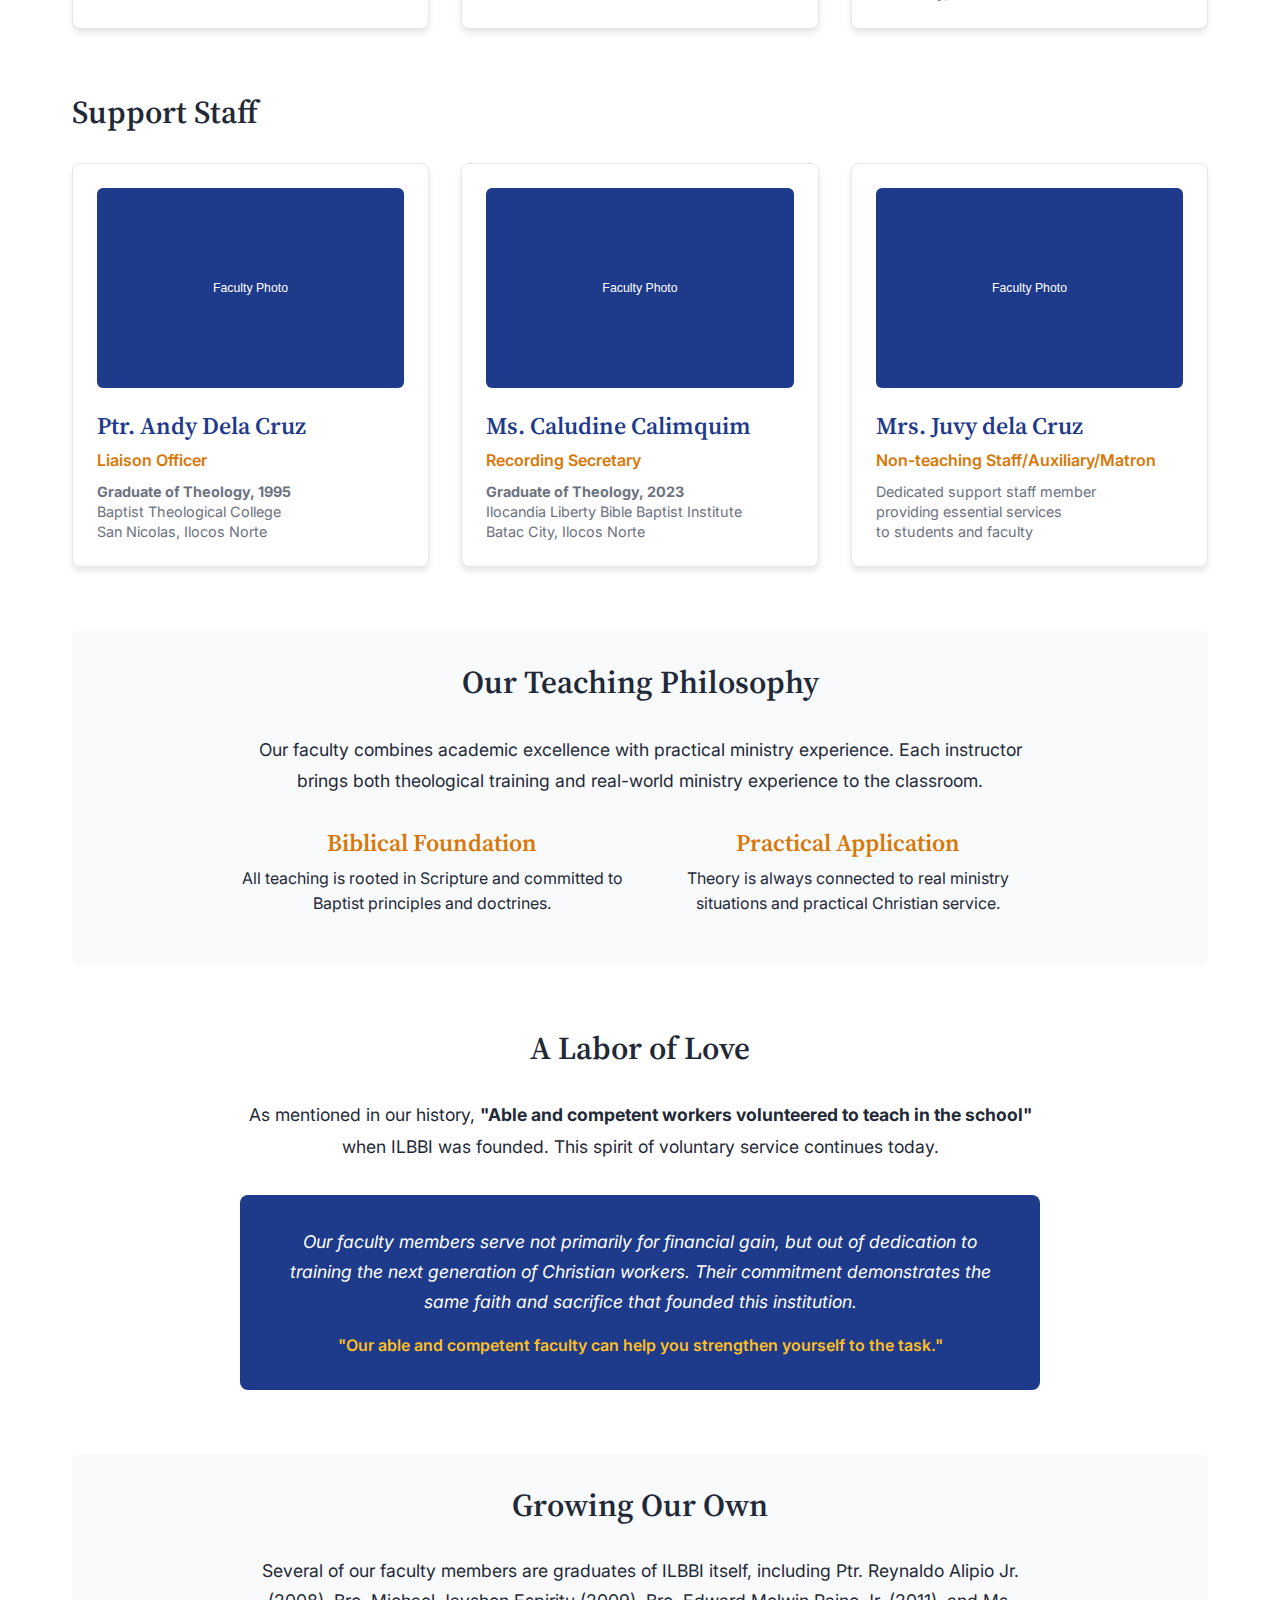
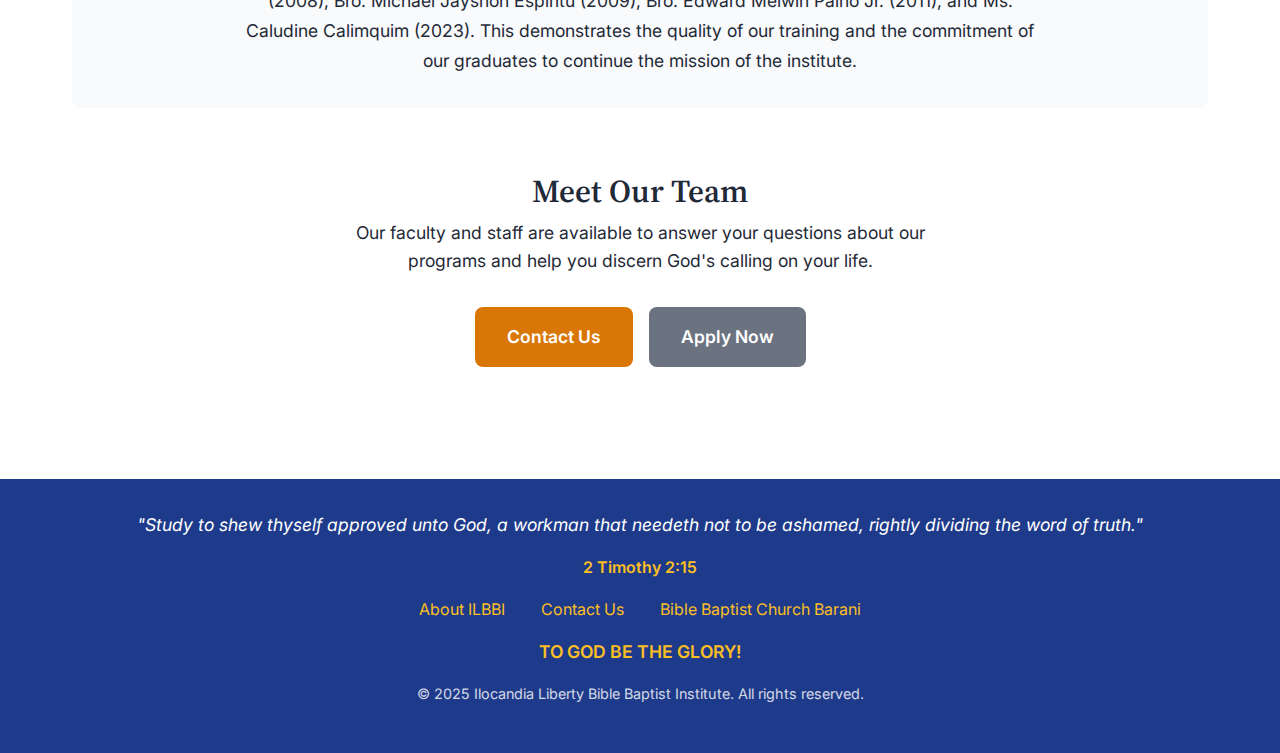
<file: faculty/index.html>
<!DOCTYPE html>
<html lang="en">
<head>
    <meta charset="UTF-8">
    <meta name="viewport" content="width=device-width, initial-scale=1.0">
    <title>Faculty & Staff | ILBBI</title>
    <meta name="description" content="Meet the dedicated faculty and staff of ILBBI, experienced ministers and educators committed to Biblical training.">
    <link rel="stylesheet" href="../assets/css/styles.css">
</head>
<body>
    <a href="#main-content" class="skip-to-content">Skip to main content</a>

    <header class="header">
        <div class="header-content">
            <a href="../" class="logo-section">
                <img src="../assets/img/ilbbi.png" alt="ILBBI Logo" class="logo">
                <div class="logo-text">
                    <h1>ILBBI</h1>
                    <div class="logo-subtitle">Est. 2002</div>
                </div>
            </a>

            <nav role="navigation" aria-label="Main navigation">
                <button class="mobile-menu-toggle" aria-expanded="false" aria-controls="nav-menu">☰</button>
                <ul class="nav-menu" id="nav-menu">
                    <li><a href="../">Home</a></li>
                    <li><a href="../about/">About</a></li>
                    <li><a href="../academics/">Academics</a></li>
                    <li><a href="../admissions/">Admissions</a></li>
                    <li><a href="../faculty/" aria-current="page">Faculty & Staff</a></li>
                    <li><a href="../students/">Students</a></li>
                    <li><a href="../events/">Events</a></li>
                    <li><a href="../pledge/">Pledge</a></li>
                    <li><a href="../contact/">Contact</a></li>
                </ul>
            </nav>
        </div>
    </header>

    <main id="main-content" class="main-content">
        <section class="hero" style="padding: 3rem 2rem;">
            <div class="hero-content">
                <h1>Faculty & Staff</h1>
                <p class="tagline">Experienced ministers dedicated to training Christian workers</p>
            </div>
        </section>

        <section class="content-section">
            <div class="container">
                <p style="text-align: center; font-size: 1.1rem; max-width: 800px; margin: 0 auto 3rem;">
                    Our faculty and staff are committed Christians with both academic preparation and practical ministry experience. They volunteer their time and expertise to train the next generation of Christian workers.
                </p>

                <!-- Administration -->
                <section style="margin-bottom: 4rem;">
                    <h2>Administration</h2>
                    <div class="card-grid">
                        <div class="card">
                            <img src="../assets/img/faculty/pastorsam.jpg" alt="Rev. Samuel L. Rafael portrait">
                            <h3>Rev. Samuel L. Rafael</h3>
                            <div class="role">President</div>
                            <div class="credentials">
                                <strong>Bachelor of Theology, 1978</strong><br>
                                Baptist Evangelistic Institute<br>
                                San Nicolas, Ilocos Norte<br><br>
                                <strong>BSC, 1985</strong><br>
                                Northeastern College
                            </div>
                        </div>

                        <div class="card">
                            <img src="../assets/img/faculty/michaeljayshon.jpg" alt="Bro. Michael Jayshon Espiritu portrait">
                            <h3>Bro. Michael Jayshon Espiritu</h3>
                            <div class="role">Dean of Student Affairs/Registrar</div>
                            <div class="credentials">
                                <strong>Graduate of Theology, 2009</strong><br>
                                Ilocandia Liberty Bible Baptist Institute<br>
                                Batac City, Ilocos Norte
                            </div>
                        </div>

                        <div class="card">
                            <img src="../assets/img/faculty/macrina.jpg" alt="Mrs. Macrina G. Rafael portrait">
                            <h3>Mrs. Macrina G. Rafael</h3>
                            <div class="role">Financial Secretary</div>
                            <div class="credentials">
                                <strong>Bachelor of Theology, 1986</strong><br>
                                Baptist Evangelistic Institute<br>
                                San Nicolas, Ilocos Norte<br><br>
                                <strong>BSC Management, 1982</strong><br>
                                Divine Word College of Laoag
                            </div>
                        </div>
                    </div>
                </section>

                <!-- Teaching Faculty -->
                <section style="margin-bottom: 4rem;">
                    <h2>Teaching Faculty</h2>
                    <div class="card-grid">
                        <div class="card">
                            <img src="../assets/img/faculty/faculty-placeholder.svg" alt="Bro. Herald Sam G. Rafael portrait">
                            <h3>Bro. Herald Sam G. Rafael</h3>
                            <div class="role">Teaching Staff</div>
                            <div class="credentials">
                                <strong>Graduate in Theology, 2010</strong><br>
                                Bethany Baptist College<br>
                                Makati City, Manila
                            </div>
                        </div>

                        <div class="card">
                            <img src="../assets/img/faculty/faculty-placeholder.svg" alt="Ptr. Reynaldo Alipio Jr. portrait">
                            <h3>Ptr. Reynaldo Alipio Jr.</h3>
                            <div class="role">Teaching Staff</div>
                            <div class="credentials">
                                <strong>Graduate of Theology, 2008</strong><br>
                                Ilocandia Liberty Bible Baptist Institute<br>
                                Batac City, Ilocos Norte
                            </div>
                        </div>

                        <div class="card">
                            <img src="../assets/img/faculty/faculty-placeholder.svg" alt="Bro. Edward Melwin Paino Jr. portrait">
                            <h3>Bro. Edward Melwin Paino Jr.</h3>
                            <div class="role">Internship Chairman</div>
                            <div class="credentials">
                                <strong>Graduate of Theology, 2011</strong><br>
                                Ilocandia Liberty Bible Baptist Institute<br>
                                Batac City, Ilocos Norte
                            </div>
                        </div>
                    </div>
                </section>

                <!-- Support Staff -->
                <section style="margin-bottom: 4rem;">
                    <h2>Support Staff</h2>
                    <div class="card-grid">
                        <div class="card">
                            <img src="../assets/img/faculty/faculty-placeholder.svg" alt="Ptr. Andy Dela Cruz portrait">
                            <h3>Ptr. Andy Dela Cruz</h3>
                            <div class="role">Liaison Officer</div>
                            <div class="credentials">
                                <strong>Graduate of Theology, 1995</strong><br>
                                Baptist Theological College<br>
                                San Nicolas, Ilocos Norte
                            </div>
                        </div>

                        <div class="card">
                            <img src="../assets/img/faculty/faculty-placeholder.svg" alt="Ms. Caludine Calimquim portrait">
                            <h3>Ms. Caludine Calimquim</h3>
                            <div class="role">Recording Secretary</div>
                            <div class="credentials">
                                <strong>Graduate of Theology, 2023</strong><br>
                                Ilocandia Liberty Bible Baptist Institute<br>
                                Batac City, Ilocos Norte
                            </div>
                        </div>

                        <div class="card">
                            <img src="../assets/img/faculty/faculty-placeholder.svg" alt="Mrs. Juvy dela Cruz portrait">
                            <h3>Mrs. Juvy dela Cruz</h3>
                            <div class="role">Non-teaching Staff/Auxiliary/Matron</div>
                            <div class="credentials">
                                Dedicated support staff member<br>
                                providing essential services<br>
                                to students and faculty
                            </div>
                        </div>
                    </div>
                </section>

                <!-- Faculty Philosophy -->
                <section style="background: #f8fafc; padding: 2rem; border-radius: 8px; margin-bottom: 4rem;">
                    <h2 style="text-align: center; margin-bottom: 2rem;">Our Teaching Philosophy</h2>
                    <div style="max-width: 800px; margin: 0 auto;">
                        <p style="font-size: 1.1rem; line-height: 1.8; text-align: center; margin-bottom: 2rem;">
                            Our faculty combines academic excellence with practical ministry experience. Each instructor brings both theological training and real-world ministry experience to the classroom.
                        </p>

                        <div class="card-grid" style="grid-template-columns: 1fr 1fr; gap: 2rem;">
                            <div>
                                <h3 style="color: #d97706; text-align: center;">Biblical Foundation</h3>
                                <p style="text-align: center;">All teaching is rooted in Scripture and committed to Baptist principles and doctrines.</p>
                            </div>
                            <div>
                                <h3 style="color: #d97706; text-align: center;">Practical Application</h3>
                                <p style="text-align: center;">Theory is always connected to real ministry situations and practical Christian service.</p>
                            </div>
                        </div>
                    </div>
                </section>

                <!-- Volunteer Spirit -->
                <section style="margin-bottom: 4rem;">
                    <h2 style="text-align: center; margin-bottom: 2rem;">A Labor of Love</h2>
                    <div style="max-width: 800px; margin: 0 auto; text-align: center;">
                        <p style="font-size: 1.1rem; line-height: 1.8; margin-bottom: 2rem;">
                            As mentioned in our history, <strong>"Able and competent workers volunteered to teach in the school"</strong> when ILBBI was founded. This spirit of voluntary service continues today.
                        </p>

                        <div style="background: #1e3a8a; color: white; padding: 2rem; border-radius: 8px;">
                            <p style="font-style: italic; font-size: 1.1rem; line-height: 1.7; margin-bottom: 1rem;">
                                Our faculty members serve not primarily for financial gain, but out of dedication to training the next generation of Christian workers. Their commitment demonstrates the same faith and sacrifice that founded this institution.
                            </p>
                            <p style="color: #fbbf24; font-weight: 600; margin: 0;">
                                "Our able and competent faculty can help you strengthen yourself to the task."
                            </p>
                        </div>
                    </div>
                </section>

                <!-- Alumni Faculty -->
                <section style="background: #f8fafc; padding: 2rem; border-radius: 8px;">
                    <h2 style="text-align: center; margin-bottom: 2rem;">Growing Our Own</h2>
                    <p style="text-align: center; font-size: 1.1rem; line-height: 1.7; max-width: 800px; margin: 0 auto;">
                        Several of our faculty members are graduates of ILBBI itself, including Ptr. Reynaldo Alipio Jr. (2008), Bro. Michael Jayshon Espiritu (2009), Bro. Edward Melwin Paino Jr. (2011), and Ms. Caludine Calimquim (2023). This demonstrates the quality of our training and the commitment of our graduates to continue the mission of the institute.
                    </p>
                </section>

                <!-- Contact Section -->
                <section style="margin-top: 4rem; text-align: center;">
                    <h2>Meet Our Team</h2>
                    <p style="font-size: 1.1rem; max-width: 600px; margin: 0 auto 2rem;">
                        Our faculty and staff are available to answer your questions about our programs and help you discern God's calling on your life.
                    </p>
                    <div style="display: flex; gap: 1rem; justify-content: center; flex-wrap: wrap;">
                        <a href="../contact/" class="cta-button">Contact Us</a>
                        <a href="../admissions/" class="cta-button" style="background: #6b7280;">Apply Now</a>
                    </div>
                </section>
            </div>
        </section>
    </main>

    <footer class="footer">
        <div class="footer-content">
            <div class="footer-verse">
                "Study to shew thyself approved unto God, a workman that needeth not to be ashamed, rightly dividing the word of truth."
            </div>
            <div class="footer-reference">2 Timothy 2:15</div>

            <div class="footer-links">
                <a href="../about/">About ILBBI</a>
                <a href="../contact/">Contact Us</a>
                <a href="https://bbcbarani.org" target="_blank" rel="noopener">Bible Baptist Church Barani</a>
            </div>

            <div class="footer-glory">TO GOD BE THE GLORY!</div>

            <p style="margin-top: 1rem; font-size: 0.9rem; opacity: 0.8;">
                © 2025 Ilocandia Liberty Bible Baptist Institute. All rights reserved.
            </p>
        </div>
    </footer>

    <script src="../assets/js/main.js"></script>
</body>
</html>
</file>
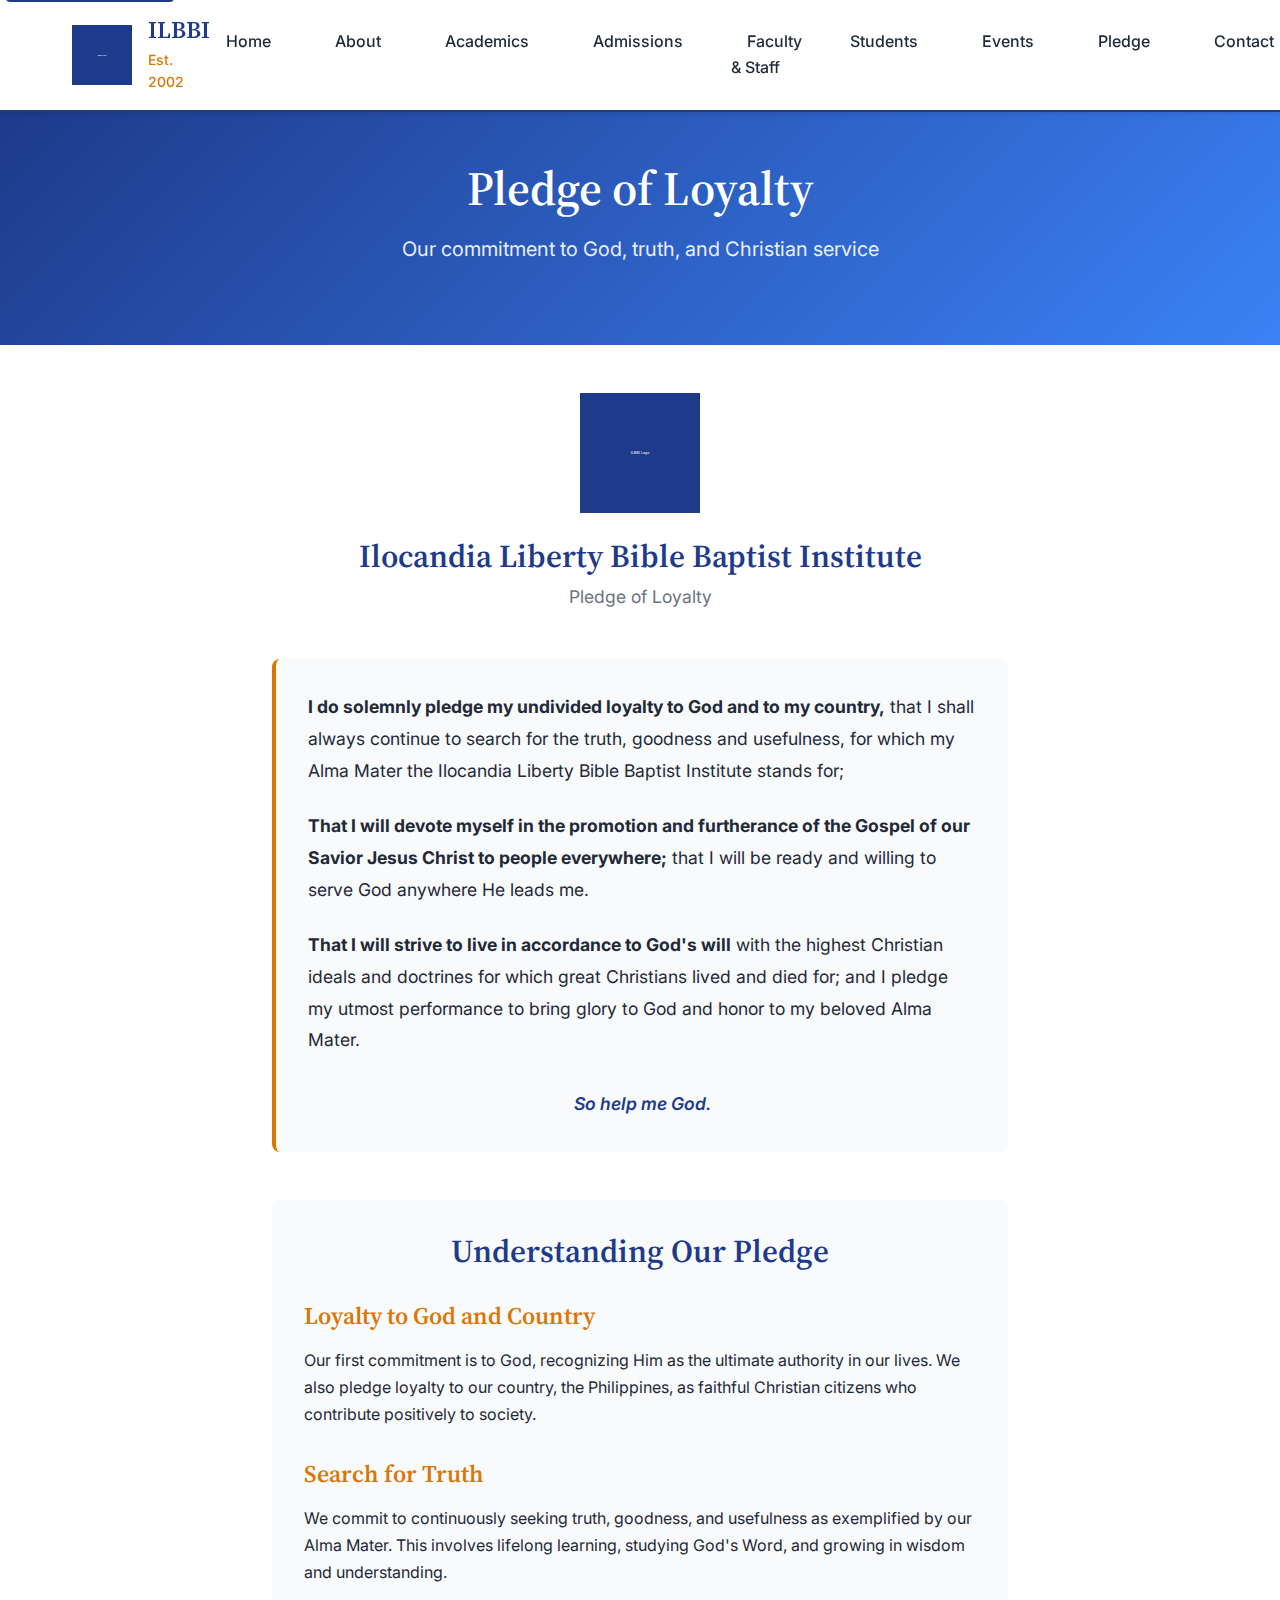
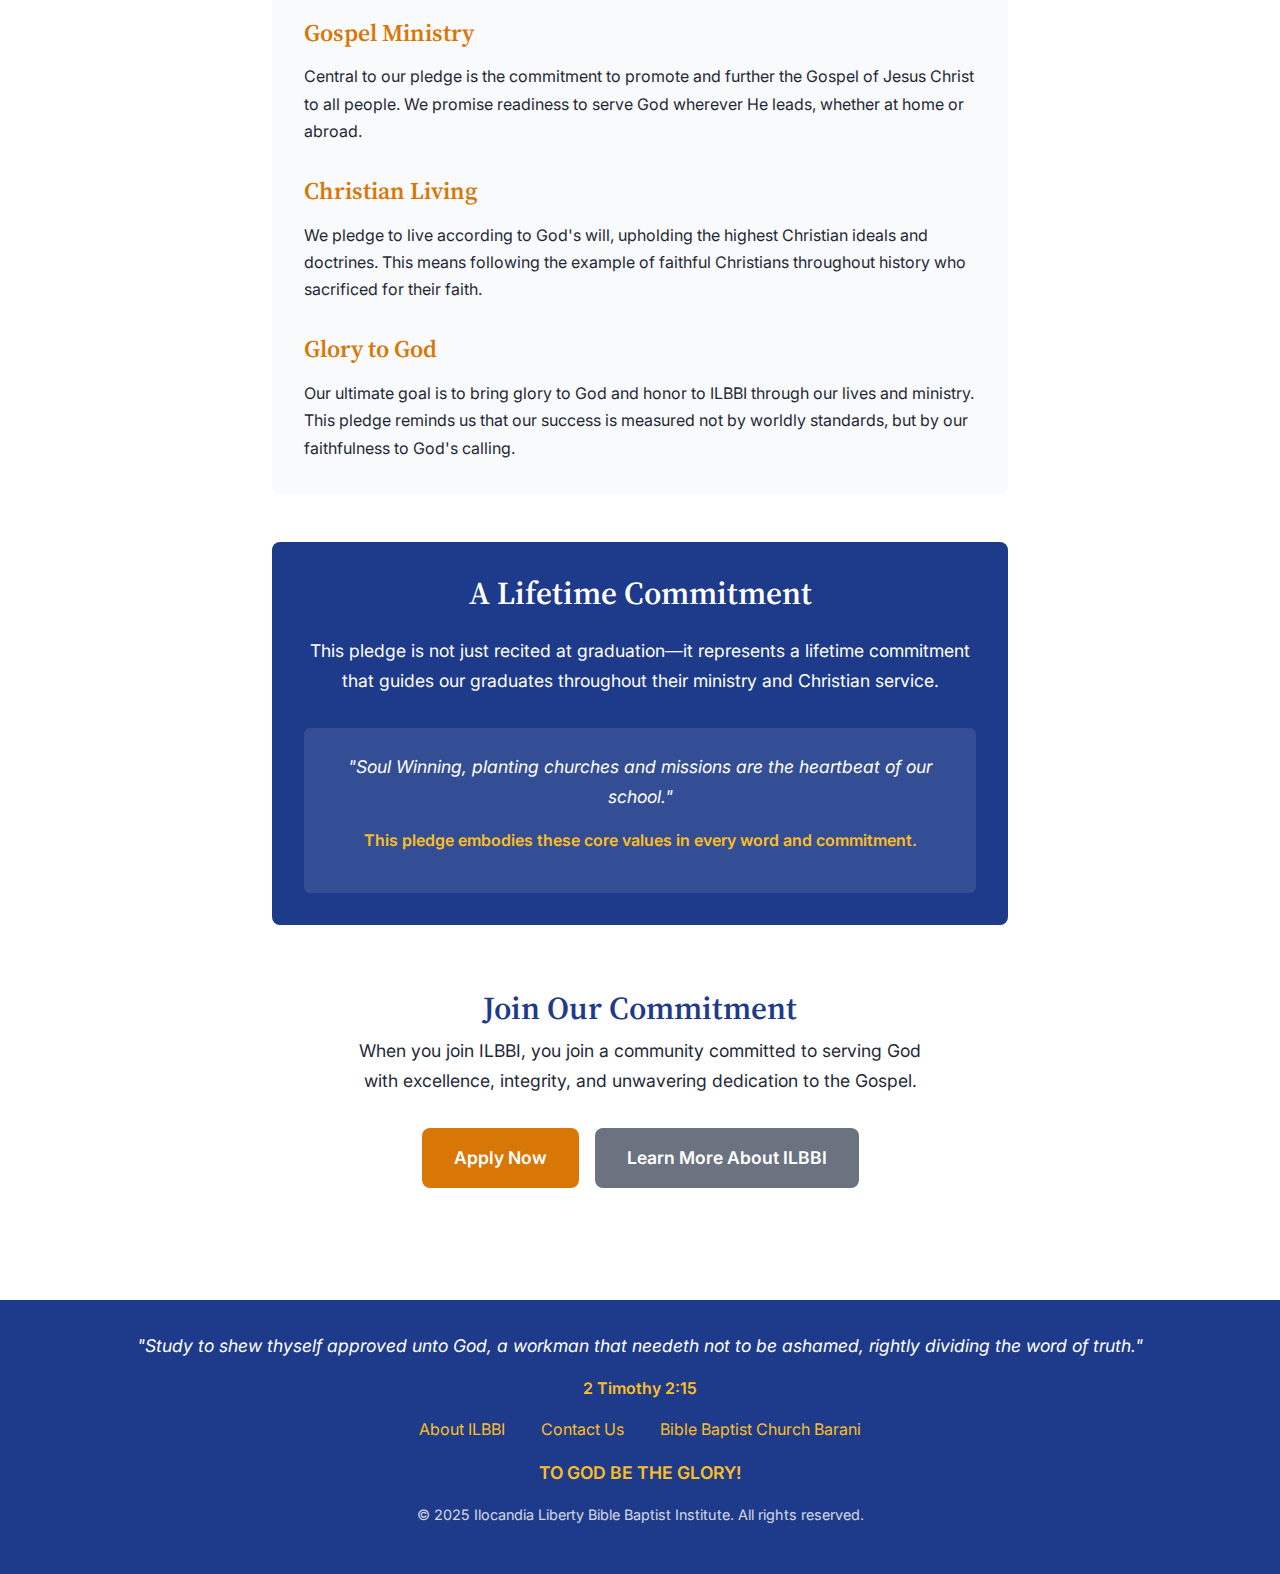
<file: pledge/index.html>
<!DOCTYPE html>
<html lang="en">
<head>
    <meta charset="UTF-8">
    <meta name="viewport" content="width=device-width, initial-scale=1.0">
    <title>Pledge of Loyalty | ILBBI</title>
    <meta name="description" content="The ILBBI Pledge of Loyalty - a commitment to God, country, and Christian service that guides our students and graduates.">
    <link rel="stylesheet" href="../assets/css/styles.css">
</head>
<body>
    <a href="#main-content" class="skip-to-content">Skip to main content</a>

    <header class="header">
        <div class="header-content">
            <a href="../" class="logo-section">
                <img src="../assets/img/logo-placeholder.svg" alt="ILBBI Logo" class="logo">
                <div class="logo-text">
                    <h1>ILBBI</h1>
                    <div class="logo-subtitle">Est. 2002</div>
                </div>
            </a>

            <nav role="navigation" aria-label="Main navigation">
                <button class="mobile-menu-toggle" aria-expanded="false" aria-controls="nav-menu">☰</button>
                <ul class="nav-menu" id="nav-menu">
                    <li><a href="../">Home</a></li>
                    <li><a href="../about/">About</a></li>
                    <li><a href="../academics/">Academics</a></li>
                    <li><a href="../admissions/">Admissions</a></li>
                    <li><a href="../faculty/">Faculty & Staff</a></li>
                    <li><a href="../students/">Students</a></li>
                    <li><a href="../events/">Events</a></li>
                    <li><a href="../pledge/" aria-current="page">Pledge</a></li>
                    <li><a href="../contact/">Contact</a></li>
                </ul>
            </nav>
        </div>
    </header>

    <main id="main-content" class="main-content">
        <section class="hero" style="padding: 3rem 2rem;">
            <div class="hero-content">
                <h1>Pledge of Loyalty</h1>
                <p class="tagline">Our commitment to God, truth, and Christian service</p>
            </div>
        </section>

        <section class="pledge-content">
            <div style="text-align: center; margin-bottom: 3rem;">
                <img src="../assets/img/logo-placeholder.svg" alt="ILBBI Logo" style="width: 120px; height: 120px; margin-bottom: 1rem;">
                <h2 style="color: #1e3a8a; margin-bottom: 0.5rem;">Ilocandia Liberty Bible Baptist Institute</h2>
                <p style="color: #6b7280; font-size: 1.1rem;">Pledge of Loyalty</p>
            </div>

            <div class="pledge-text">
                <p><strong>I do solemnly pledge my undivided loyalty to God and to my country,</strong> that I shall always continue to search for the truth, goodness and usefulness, for which my Alma Mater the Ilocandia Liberty Bible Baptist Institute stands for;</p>

                <p><strong>That I will devote myself in the promotion and furtherance of the Gospel of our Savior Jesus Christ to people everywhere;</strong> that I will be ready and willing to serve God anywhere He leads me.</p>

                <p><strong>That I will strive to live in accordance to God's will</strong> with the highest Christian ideals and doctrines for which great Christians lived and died for; and I pledge my utmost performance to bring glory to God and honor to my beloved Alma Mater.</p>

                <div class="pledge-signature">So help me God.</div>
            </div>

            <div style="background: #f8fafc; padding: 2rem; border-radius: 8px; margin-top: 3rem; text-align: left;">
                <h2 style="text-align: center; color: #1e3a8a; margin-bottom: 2rem;">Understanding Our Pledge</h2>

                <div style="max-width: 800px; margin: 0 auto;">
                    <h3 style="color: #d97706; margin-bottom: 1rem;">Loyalty to God and Country</h3>
                    <p style="margin-bottom: 2rem; line-height: 1.7;">
                        Our first commitment is to God, recognizing Him as the ultimate authority in our lives. We also pledge loyalty to our country, the Philippines, as faithful Christian citizens who contribute positively to society.
                    </p>

                    <h3 style="color: #d97706; margin-bottom: 1rem;">Search for Truth</h3>
                    <p style="margin-bottom: 2rem; line-height: 1.7;">
                        We commit to continuously seeking truth, goodness, and usefulness as exemplified by our Alma Mater. This involves lifelong learning, studying God's Word, and growing in wisdom and understanding.
                    </p>

                    <h3 style="color: #d97706; margin-bottom: 1rem;">Gospel Ministry</h3>
                    <p style="margin-bottom: 2rem; line-height: 1.7;">
                        Central to our pledge is the commitment to promote and further the Gospel of Jesus Christ to all people. We promise readiness to serve God wherever He leads, whether at home or abroad.
                    </p>

                    <h3 style="color: #d97706; margin-bottom: 1rem;">Christian Living</h3>
                    <p style="margin-bottom: 2rem; line-height: 1.7;">
                        We pledge to live according to God's will, upholding the highest Christian ideals and doctrines. This means following the example of faithful Christians throughout history who sacrificed for their faith.
                    </p>

                    <h3 style="color: #d97706; margin-bottom: 1rem;">Glory to God</h3>
                    <p style="margin-bottom: 0; line-height: 1.7;">
                        Our ultimate goal is to bring glory to God and honor to ILBBI through our lives and ministry. This pledge reminds us that our success is measured not by worldly standards, but by our faithfulness to God's calling.
                    </p>
                </div>
            </div>

            <div style="background: #1e3a8a; color: white; padding: 2rem; border-radius: 8px; margin-top: 3rem; text-align: center;">
                <h2 style="color: white; margin-bottom: 1.5rem;">A Lifetime Commitment</h2>
                <p style="font-size: 1.1rem; line-height: 1.7; margin-bottom: 1.5rem;">
                    This pledge is not just recited at graduation—it represents a lifetime commitment that guides our graduates throughout their ministry and Christian service.
                </p>

                <div style="background: rgba(255,255,255,0.1); padding: 1.5rem; border-radius: 6px; margin-top: 2rem;">
                    <p style="font-style: italic; font-size: 1.1rem; line-height: 1.7; margin-bottom: 1rem;">
                        "Soul Winning, planting churches and missions are the heartbeat of our school."
                    </p>
                    <p style="color: #fbbf24; font-weight: 600;">
                        This pledge embodies these core values in every word and commitment.
                    </p>
                </div>
            </div>

            <div style="text-align: center; margin-top: 4rem;">
                <h2 style="color: #1e3a8a;">Join Our Commitment</h2>
                <p style="font-size: 1.1rem; line-height: 1.7; max-width: 600px; margin: 0 auto 2rem;">
                    When you join ILBBI, you join a community committed to serving God with excellence, integrity, and unwavering dedication to the Gospel.
                </p>
                <div style="display: flex; gap: 1rem; justify-content: center; flex-wrap: wrap;">
                    <a href="../admissions/" class="cta-button">Apply Now</a>
                    <a href="../about/" class="cta-button" style="background: #6b7280;">Learn More About ILBBI</a>
                </div>
            </div>
        </section>
    </main>

    <footer class="footer">
        <div class="footer-content">
            <div class="footer-verse">
                "Study to shew thyself approved unto God, a workman that needeth not to be ashamed, rightly dividing the word of truth."
            </div>
            <div class="footer-reference">2 Timothy 2:15</div>

            <div class="footer-links">
                <a href="../about/">About ILBBI</a>
                <a href="../contact/">Contact Us</a>
                <a href="https://bbcbarani.org" target="_blank" rel="noopener">Bible Baptist Church Barani</a>
            </div>

            <div class="footer-glory">TO GOD BE THE GLORY!</div>

            <p style="margin-top: 1rem; font-size: 0.9rem; opacity: 0.8;">
                © 2025 Ilocandia Liberty Bible Baptist Institute. All rights reserved.
            </p>
        </div>
    </footer>

    <script src="../assets/js/main.js"></script>
</body>
</html>
</file>
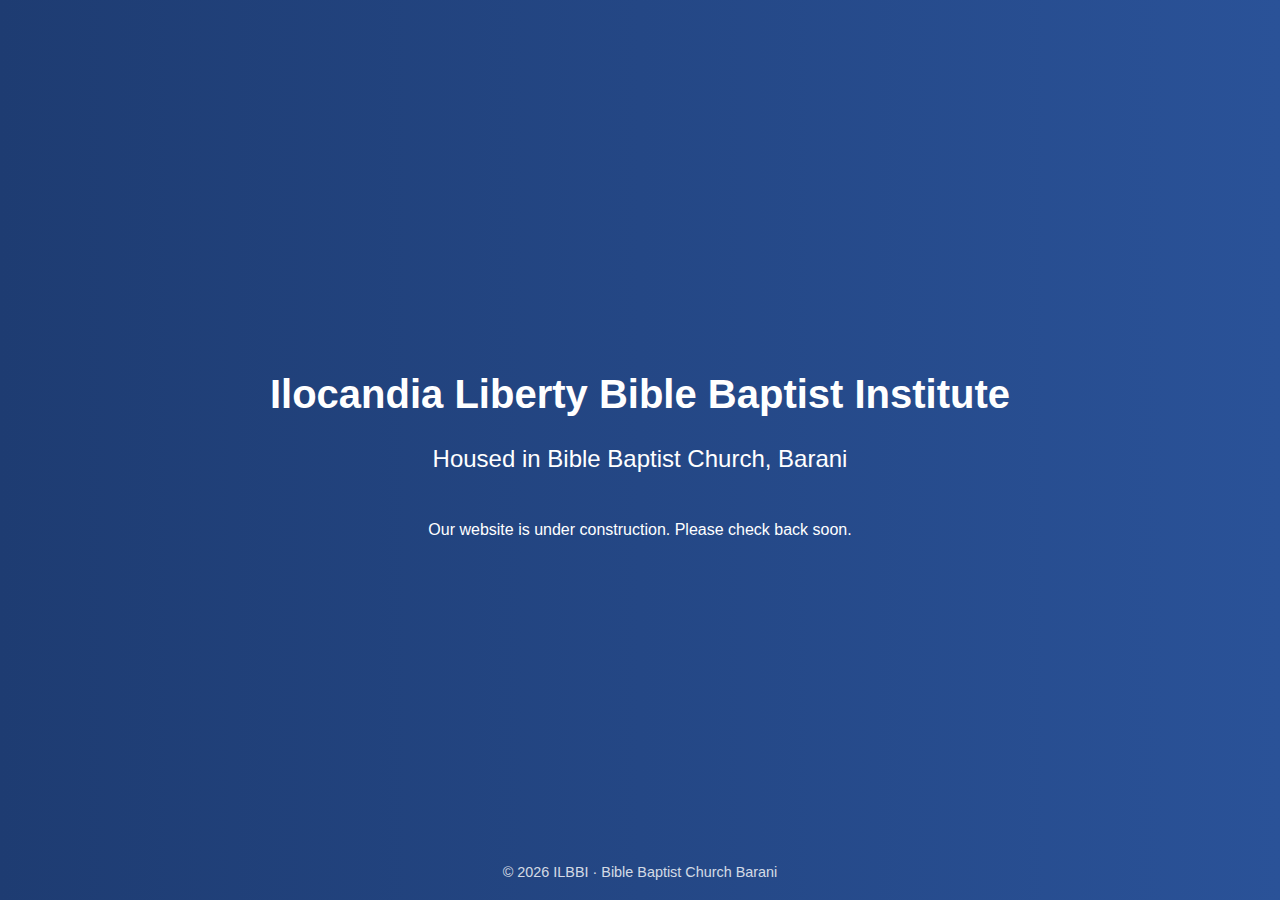
<file: soon /index.html>
<!DOCTYPE html>
<html lang="en">
<head>
  <meta charset="UTF-8">
  <meta name="viewport" content="width=device-width, initial-scale=1.0">
  <title>Ilocandia Liberty Bible Baptist Institute</title>
  <style>
    body {
      margin: 0;
      font-family: Arial, sans-serif;
      background: linear-gradient(to right, #1e3c72, #2a5298);
      color: #fff;
      text-align: center;
      display: flex;
      flex-direction: column;
      justify-content: center;
      align-items: center;
      height: 100vh;
    }
    h1 {
      font-size: 2.5rem;
      margin-bottom: 0.5rem;
    }
    h2 {
      font-size: 1.5rem;
      font-weight: normal;
      margin-bottom: 2rem;
    }
    .footer {
      position: absolute;
      bottom: 20px;
      font-size: 0.9rem;
      opacity: 0.8;
    }
  </style>
</head>
<body>
  <h1>Ilocandia Liberty Bible Baptist Institute</h1>
  <h2>Housed in Bible Baptist Church, Barani</h2>
  <p>Our website is under construction. Please check back soon.</p>

  <div class="footer">
    &copy; <script>document.write(new Date().getFullYear())</script> ILBBI · Bible Baptist Church Barani
  </div>
</body>
</html>
</file>
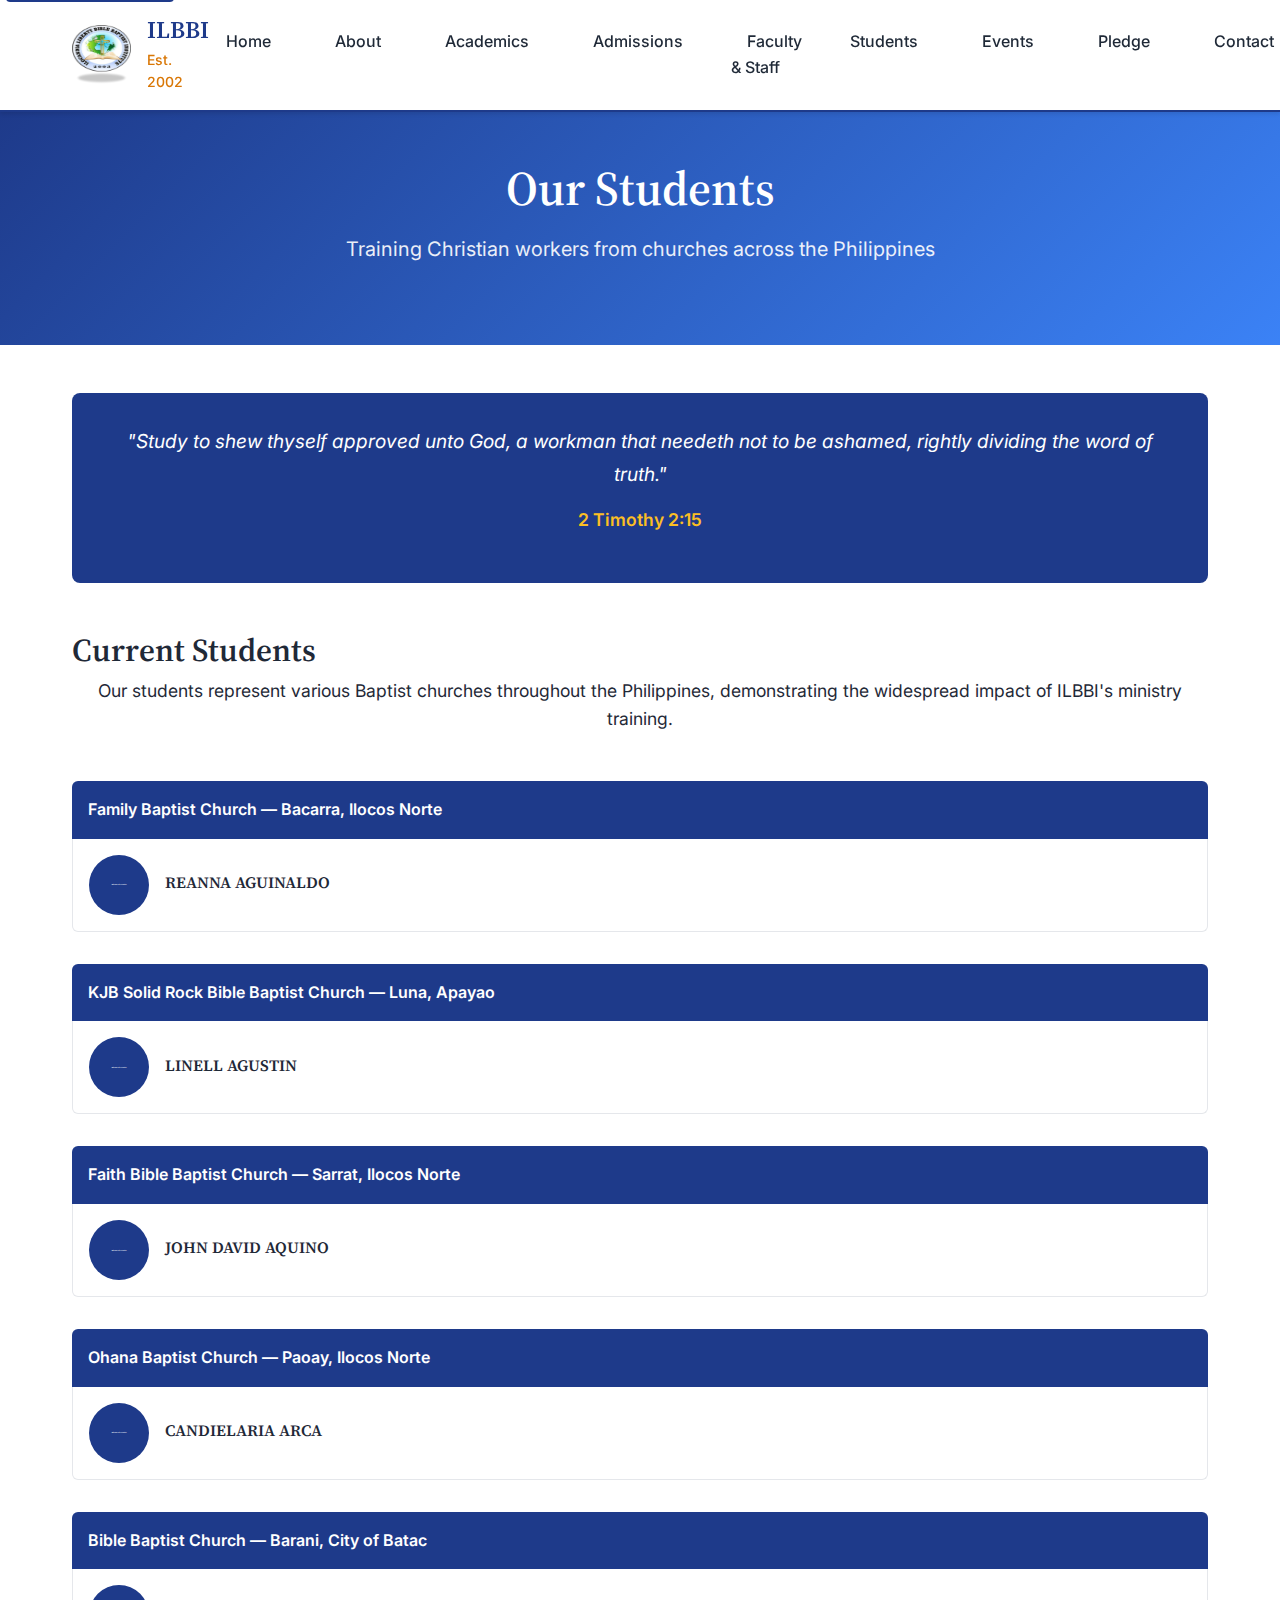
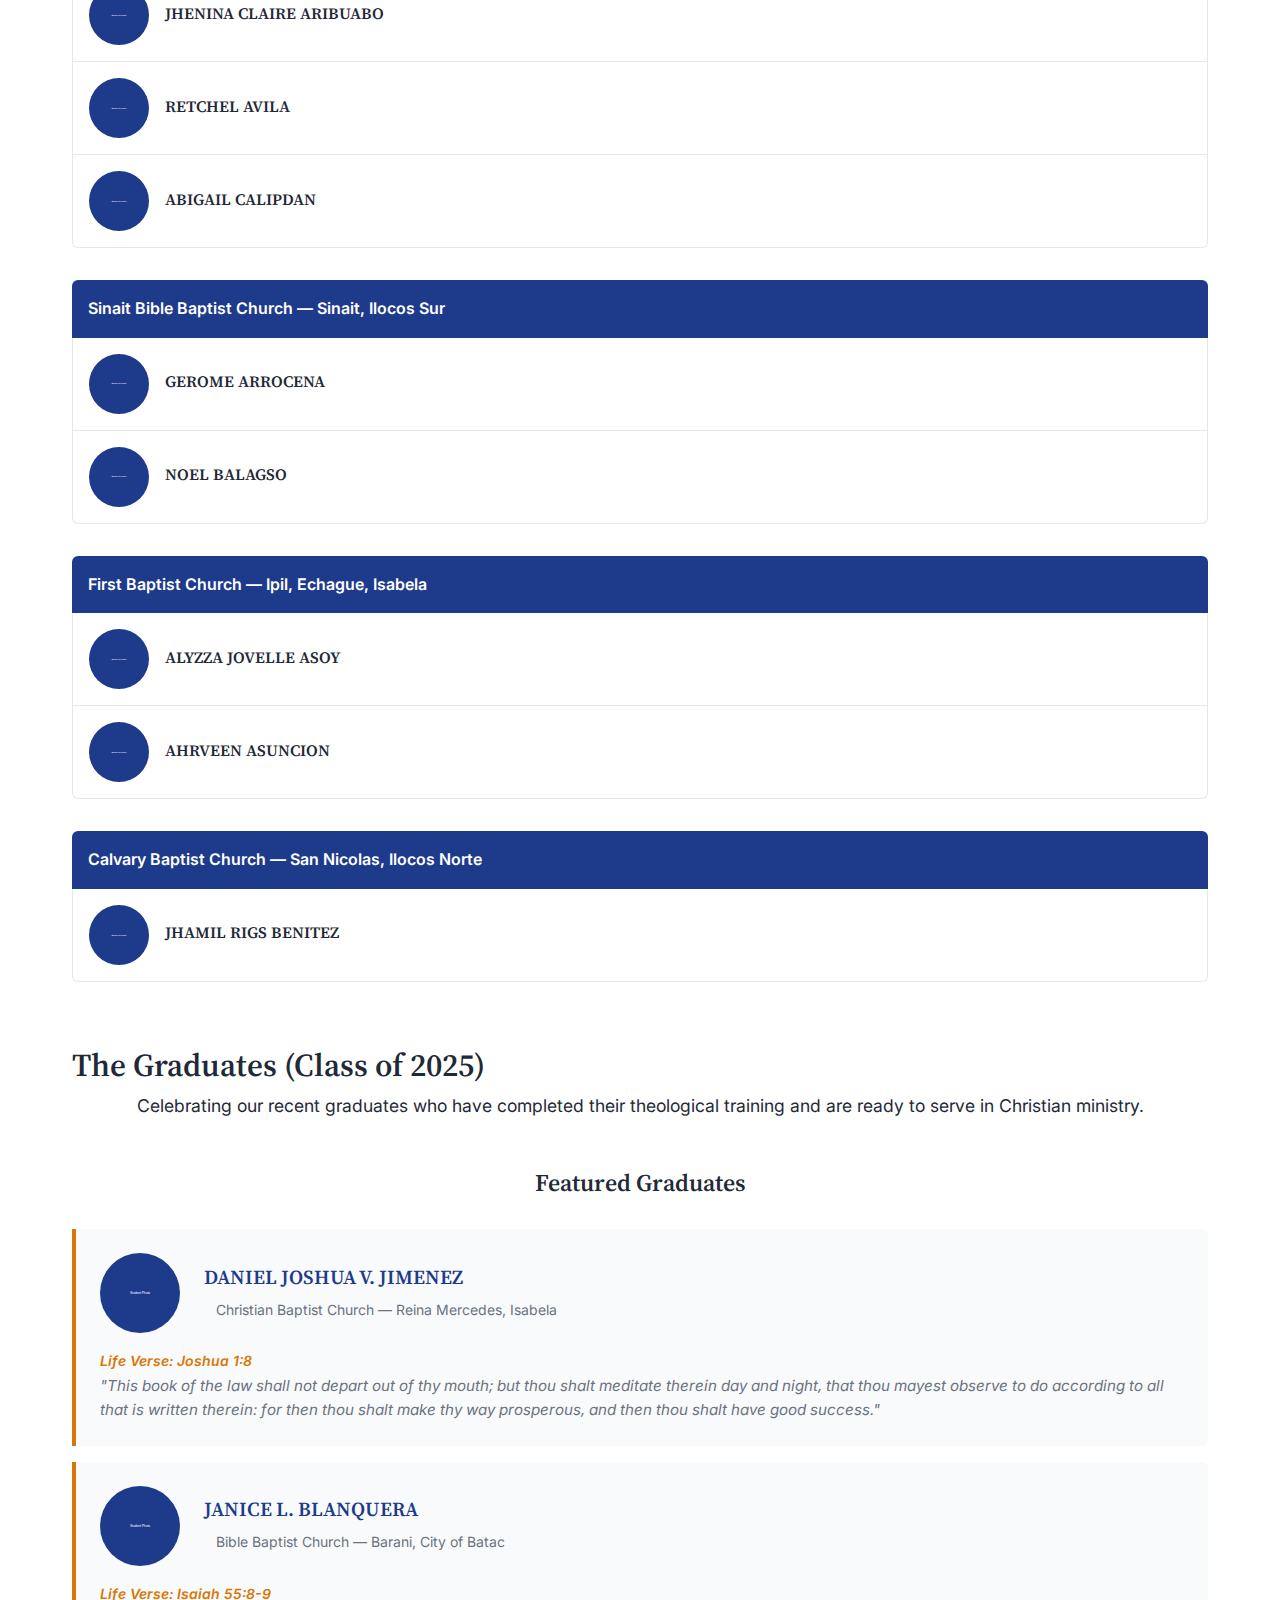
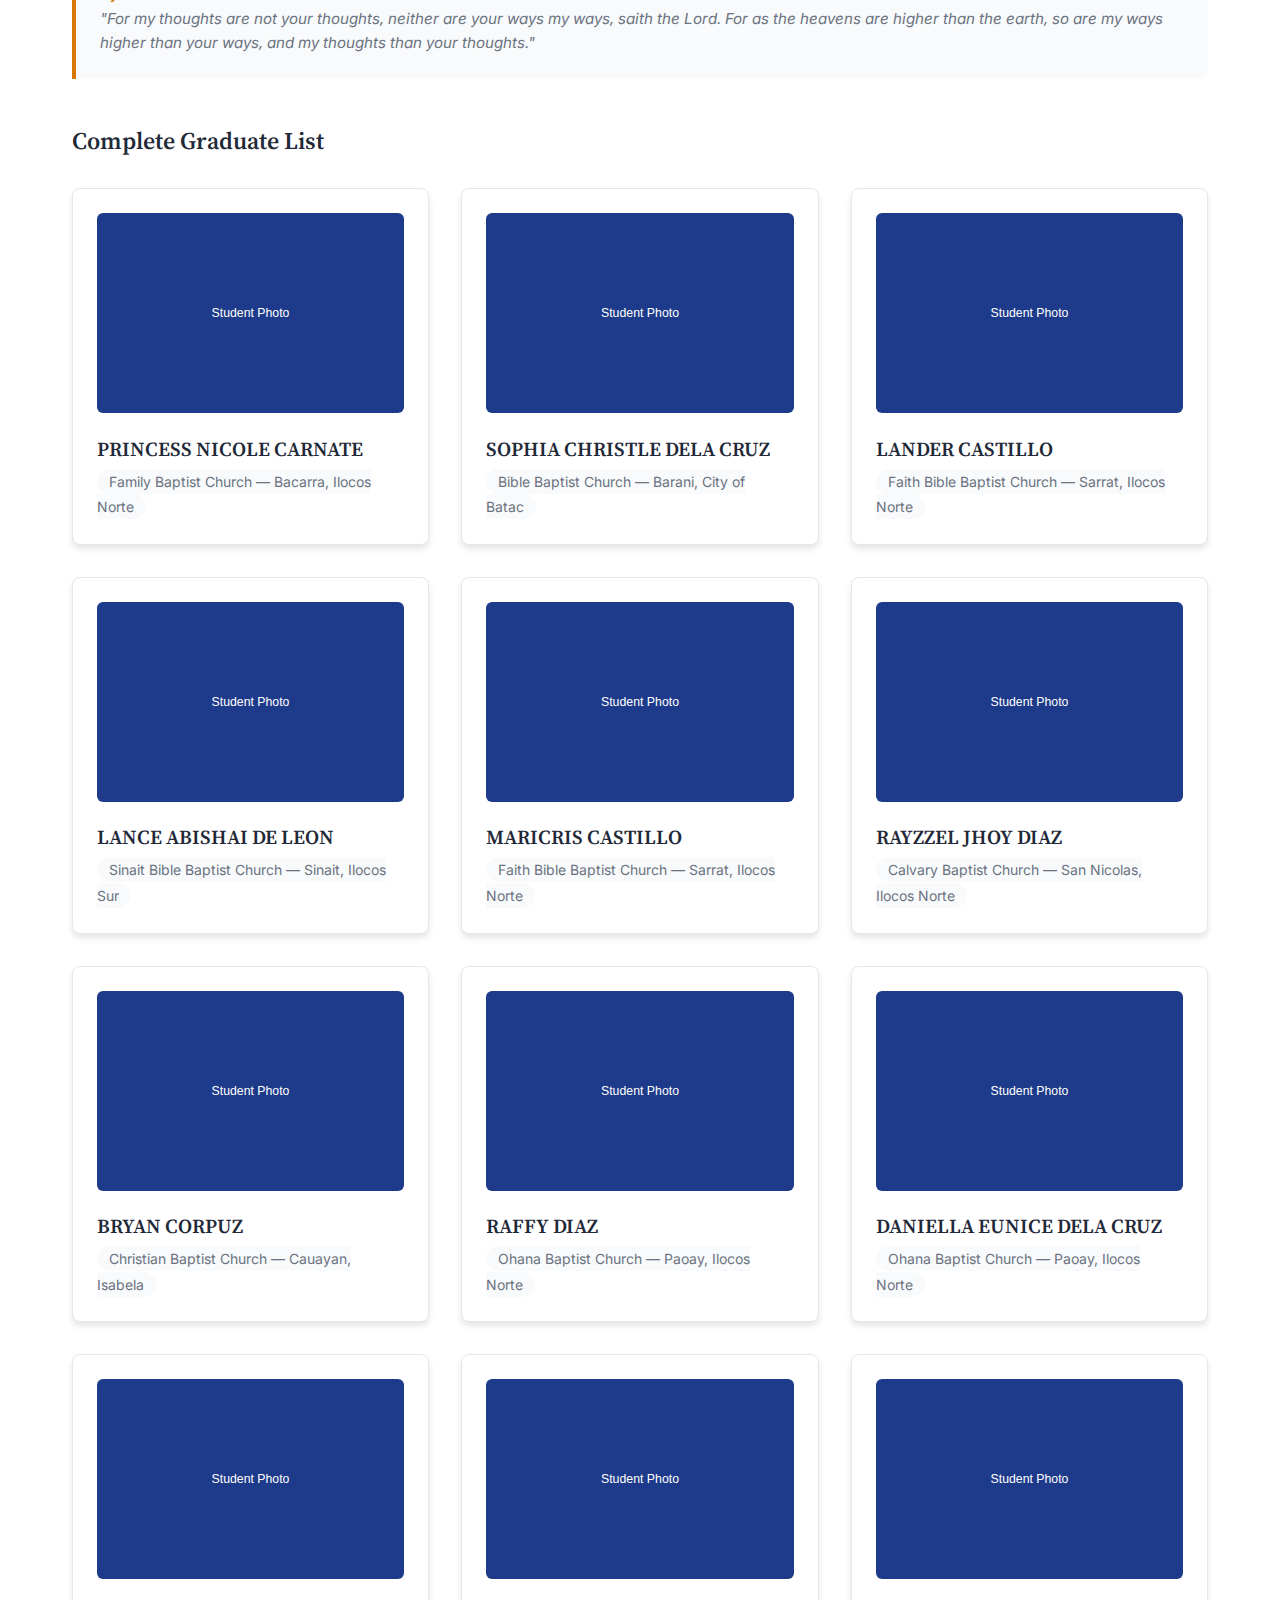
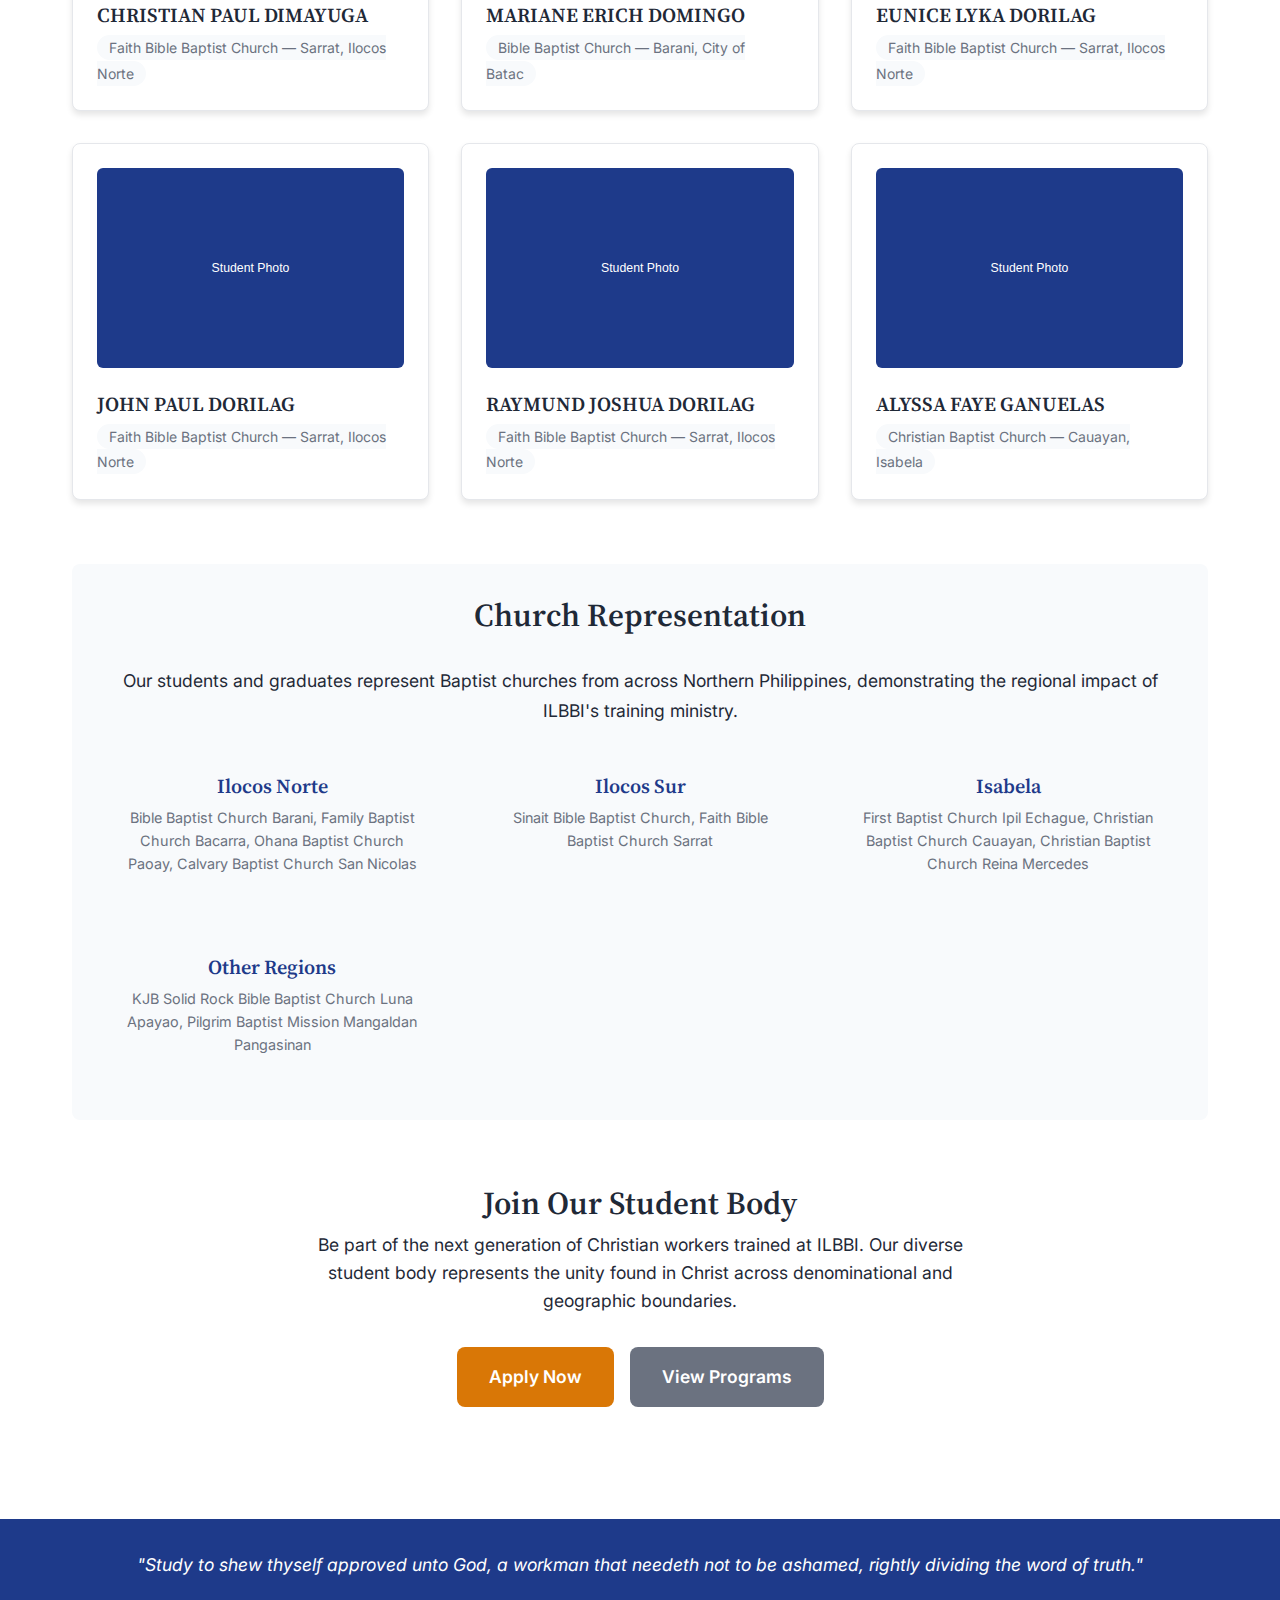
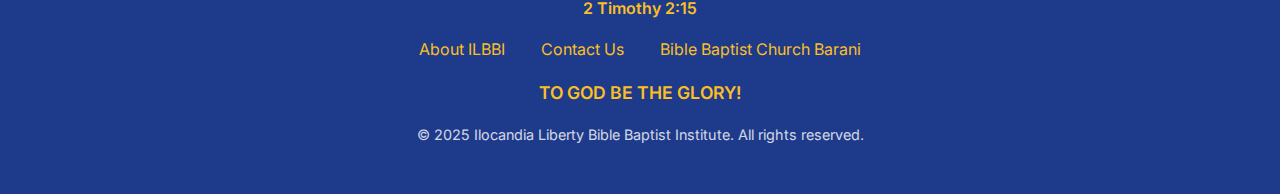
<file: students/index.html>
<!DOCTYPE html>
<html lang="en">
<head>
    <meta charset="UTF-8">
    <meta name="viewport" content="width=device-width, initial-scale=1.0">
    <title>Students | ILBBI</title>
    <meta name="description" content="Meet the current students and recent graduates of ILBBI from churches across Northern Philippines.">
    <link rel="stylesheet" href="../assets/css/styles.css">
</head>
<body>
    <a href="#main-content" class="skip-to-content">Skip to main content</a>

    <header class="header">
        <div class="header-content">
            <a href="../" class="logo-section">
                <img src="../assets/img/ilbbi.png" alt="ILBBI Logo" class="logo">
                <div class="logo-text">
                    <h1>ILBBI</h1>
                    <div class="logo-subtitle">Est. 2002</div>
                </div>
            </a>

            <nav role="navigation" aria-label="Main navigation">
                <button class="mobile-menu-toggle" aria-expanded="false" aria-controls="nav-menu">☰</button>
                <ul class="nav-menu" id="nav-menu">
                    <li><a href="../">Home</a></li>
                    <li><a href="../about/">About</a></li>
                    <li><a href="../academics/">Academics</a></li>
                    <li><a href="../admissions/">Admissions</a></li>
                    <li><a href="../faculty/">Faculty & Staff</a></li>
                    <li><a href="../students/" aria-current="page">Students</a></li>
                    <li><a href="../events/">Events</a></li>
                    <li><a href="../pledge/">Pledge</a></li>
                    <li><a href="../contact/">Contact</a></li>
                </ul>
            </nav>
        </div>
    </header>

    <main id="main-content" class="main-content">
        <section class="hero" style="padding: 3rem 2rem;">
            <div class="hero-content">
                <h1>Our Students</h1>
                <p class="tagline">Training Christian workers from churches across the Philippines</p>
            </div>
        </section>

        <section class="content-section">
            <div class="container">
                <!-- Scripture Quote -->
                <div style="background: #1e3a8a; color: white; padding: 2rem; border-radius: 8px; text-align: center; margin-bottom: 3rem;">
                    <p style="font-style: italic; font-size: 1.2rem; line-height: 1.7; margin-bottom: 1rem;">
                        "Study to shew thyself approved unto God, a workman that needeth not to be ashamed, rightly dividing the word of truth."
                    </p>
                    <p style="color: #fbbf24; font-weight: 600; font-size: 1.1rem;">2 Timothy 2:15</p>
                </div>

                <!-- Current Students -->
                <section style="margin-bottom: 4rem;">
                    <h2>Current Students</h2>
                    <p style="text-align: center; margin-bottom: 3rem; font-size: 1.1rem;">
                        Our students represent various Baptist churches throughout the Philippines, demonstrating the widespread impact of ILBBI's ministry training.
                    </p>

                    <div class="student-list">
                        <!-- Family Baptist Church, Bacarra -->
                        <div class="student-group">
                            <div class="church-header">Family Baptist Church — Bacarra, Ilocos Norte</div>
                            <div class="student">
                                <img src="../assets/img/students/student-placeholder.svg" alt="Student portrait">
                                <div>
                                    <h4>REANNA AGUINALDO</h4>
                                </div>
                            </div>
                        </div>

                        <!-- KJB Solid Rock Bible Baptist Church -->
                        <div class="student-group">
                            <div class="church-header">KJB Solid Rock Bible Baptist Church — Luna, Apayao</div>
                            <div class="student">
                                <img src="../assets/img/students/student-placeholder.svg" alt="Student portrait">
                                <div>
                                    <h4>LINELL AGUSTIN</h4>
                                </div>
                            </div>
                        </div>

                        <!-- Faith Bible Baptist Church, Sarrat -->
                        <div class="student-group">
                            <div class="church-header">Faith Bible Baptist Church — Sarrat, Ilocos Norte</div>
                            <div class="student">
                                <img src="../assets/img/students/student-placeholder.svg" alt="Student portrait">
                                <div>
                                    <h4>JOHN DAVID AQUINO</h4>
                                </div>
                            </div>
                        </div>

                        <!-- Ohana Baptist Church, Paoay -->
                        <div class="student-group">
                            <div class="church-header">Ohana Baptist Church — Paoay, Ilocos Norte</div>
                            <div class="student">
                                <img src="../assets/img/students/student-placeholder.svg" alt="Student portrait">
                                <div>
                                    <h4>CANDIELARIA ARCA</h4>
                                </div>
                            </div>
                        </div>

                        <!-- Bible Baptist Church, Barani -->
                        <div class="student-group">
                            <div class="church-header">Bible Baptist Church — Barani, City of Batac</div>
                            <div class="student">
                                <img src="../assets/img/students/student-placeholder.svg" alt="Student portrait">
                                <div>
                                    <h4>JHENINA CLAIRE ARIBUABO</h4>
                                </div>
                            </div>
                            <div class="student">
                                <img src="../assets/img/students/student-placeholder.svg" alt="Student portrait">
                                <div>
                                    <h4>RETCHEL AVILA</h4>
                                </div>
                            </div>
                            <div class="student">
                                <img src="../assets/img/students/student-placeholder.svg" alt="Student portrait">
                                <div>
                                    <h4>ABIGAIL CALIPDAN</h4>
                                </div>
                            </div>
                        </div>

                        <!-- Sinait Bible Baptist Church -->
                        <div class="student-group">
                            <div class="church-header">Sinait Bible Baptist Church — Sinait, Ilocos Sur</div>
                            <div class="student">
                                <img src="../assets/img/students/student-placeholder.svg" alt="Student portrait">
                                <div>
                                    <h4>GEROME ARROCENA</h4>
                                </div>
                            </div>
                            <div class="student">
                                <img src="../assets/img/students/student-placeholder.svg" alt="Student portrait">
                                <div>
                                    <h4>NOEL BALAGSO</h4>
                                </div>
                            </div>
                        </div>

                        <!-- First Baptist Church, Ipil, Echague -->
                        <div class="student-group">
                            <div class="church-header">First Baptist Church — Ipil, Echague, Isabela</div>
                            <div class="student">
                                <img src="../assets/img/students/student-placeholder.svg" alt="Student portrait">
                                <div>
                                    <h4>ALYZZA JOVELLE ASOY</h4>
                                </div>
                            </div>
                            <div class="student">
                                <img src="../assets/img/students/student-placeholder.svg" alt="Student portrait">
                                <div>
                                    <h4>AHRVEEN ASUNCION</h4>
                                </div>
                            </div>
                        </div>

                        <!-- Calvary Baptist Church, San Nicolas -->
                        <div class="student-group">
                            <div class="church-header">Calvary Baptist Church — San Nicolas, Ilocos Norte</div>
                            <div class="student">
                                <img src="../assets/img/students/student-placeholder.svg" alt="Student portrait">
                                <div>
                                    <h4>JHAMIL RIGS BENITEZ</h4>
                                </div>
                            </div>
                        </div>
                    </div>
                </section>

                <!-- 2025 Graduates -->
                <section style="margin-bottom: 4rem;">
                    <h2>The Graduates (Class of 2025)</h2>
                    <p style="text-align: center; margin-bottom: 3rem; font-size: 1.1rem;">
                        Celebrating our recent graduates who have completed their theological training and are ready to serve in Christian ministry.
                    </p>

                    <!-- Featured Graduates with Life Verses -->
                    <div style="margin-bottom: 3rem;">
                        <h3 style="text-align: center; margin-bottom: 2rem;">Featured Graduates</h3>

                        <div class="graduate-highlight">
                            <div style="display: flex; align-items: center; margin-bottom: 1rem;">
                                <img src="../assets/img/students/student-placeholder.svg" alt="Graduate portrait" style="width: 80px; height: 80px; border-radius: 50%; margin-right: 1.5rem;">
                                <div>
                                    <h4>DANIEL JOSHUA V. JIMENEZ</h4>
                                    <span class="chip">Christian Baptist Church — Reina Mercedes, Isabela</span>
                                </div>
                            </div>
                            <div class="life-verse">
                                <strong class="verse-reference">Life Verse: Joshua 1:8</strong><br>
                                "This book of the law shall not depart out of thy mouth; but thou shalt meditate therein day and night, that thou mayest observe to do according to all that is written therein: for then thou shalt make thy way prosperous, and then thou shalt have good success."
                            </div>
                        </div>

                        <div class="graduate-highlight">
                            <div style="display: flex; align-items: center; margin-bottom: 1rem;">
                                <img src="../assets/img/students/student-placeholder.svg" alt="Graduate portrait" style="width: 80px; height: 80px; border-radius: 50%; margin-right: 1.5rem;">
                                <div>
                                    <h4>JANICE L. BLANQUERA</h4>
                                    <span class="chip">Bible Baptist Church — Barani, City of Batac</span>
                                </div>
                            </div>
                            <div class="life-verse">
                                <strong class="verse-reference">Life Verse: Isaiah 55:8-9</strong><br>
                                "For my thoughts are not your thoughts, neither are your ways my ways, saith the Lord. For as the heavens are higher than the earth, so are my ways higher than your ways, and my thoughts than your thoughts."
                            </div>
                        </div>
                    </div>

                    <!-- All 2025 Graduates -->
                    <h3 style="margin-bottom: 2rem;">Complete Graduate List</h3>
                    <div class="card-grid" style="grid-template-columns: repeat(auto-fit, minmax(300px, 1fr));">
                        <div class="card">
                            <img src="../assets/img/students/student-placeholder.svg" alt="Graduate portrait">
                            <h4>PRINCESS NICOLE CARNATE</h4>
                            <span class="chip">Family Baptist Church — Bacarra, Ilocos Norte</span>
                        </div>

                        <div class="card">
                            <img src="../assets/img/students/student-placeholder.svg" alt="Graduate portrait">
                            <h4>SOPHIA CHRISTLE DELA CRUZ</h4>
                            <span class="chip">Bible Baptist Church — Barani, City of Batac</span>
                        </div>

                        <div class="card">
                            <img src="../assets/img/students/student-placeholder.svg" alt="Graduate portrait">
                            <h4>LANDER CASTILLO</h4>
                            <span class="chip">Faith Bible Baptist Church — Sarrat, Ilocos Norte</span>
                        </div>

                        <div class="card">
                            <img src="../assets/img/students/student-placeholder.svg" alt="Graduate portrait">
                            <h4>LANCE ABISHAI DE LEON</h4>
                            <span class="chip">Sinait Bible Baptist Church — Sinait, Ilocos Sur</span>
                        </div>

                        <div class="card">
                            <img src="../assets/img/students/student-placeholder.svg" alt="Graduate portrait">
                            <h4>MARICRIS CASTILLO</h4>
                            <span class="chip">Faith Bible Baptist Church — Sarrat, Ilocos Norte</span>
                        </div>

                        <div class="card">
                            <img src="../assets/img/students/student-placeholder.svg" alt="Graduate portrait">
                            <h4>RAYZZEL JHOY DIAZ</h4>
                            <span class="chip">Calvary Baptist Church — San Nicolas, Ilocos Norte</span>
                        </div>

                        <div class="card">
                            <img src="../assets/img/students/student-placeholder.svg" alt="Graduate portrait">
                            <h4>BRYAN CORPUZ</h4>
                            <span class="chip">Christian Baptist Church — Cauayan, Isabela</span>
                        </div>

                        <div class="card">
                            <img src="../assets/img/students/student-placeholder.svg" alt="Graduate portrait">
                            <h4>RAFFY DIAZ</h4>
                            <span class="chip">Ohana Baptist Church — Paoay, Ilocos Norte</span>
                        </div>

                        <div class="card">
                            <img src="../assets/img/students/student-placeholder.svg" alt="Graduate portrait">
                            <h4>DANIELLA EUNICE DELA CRUZ</h4>
                            <span class="chip">Ohana Baptist Church — Paoay, Ilocos Norte</span>
                        </div>

                        <div class="card">
                            <img src="../assets/img/students/student-placeholder.svg" alt="Graduate portrait">
                            <h4>CHRISTIAN PAUL DIMAYUGA</h4>
                            <span class="chip">Faith Bible Baptist Church — Sarrat, Ilocos Norte</span>
                        </div>

                        <div class="card">
                            <img src="../assets/img/students/student-placeholder.svg" alt="Graduate portrait">
                            <h4>MARIANE ERICH DOMINGO</h4>
                            <span class="chip">Bible Baptist Church — Barani, City of Batac</span>
                        </div>

                        <div class="card">
                            <img src="../assets/img/students/student-placeholder.svg" alt="Graduate portrait">
                            <h4>EUNICE LYKA DORILAG</h4>
                            <span class="chip">Faith Bible Baptist Church — Sarrat, Ilocos Norte</span>
                        </div>

                        <div class="card">
                            <img src="../assets/img/students/student-placeholder.svg" alt="Graduate portrait">
                            <h4>JOHN PAUL DORILAG</h4>
                            <span class="chip">Faith Bible Baptist Church — Sarrat, Ilocos Norte</span>
                        </div>

                        <div class="card">
                            <img src="../assets/img/students/student-placeholder.svg" alt="Graduate portrait">
                            <h4>RAYMUND JOSHUA DORILAG</h4>
                            <span class="chip">Faith Bible Baptist Church — Sarrat, Ilocos Norte</span>
                        </div>

                        <div class="card">
                            <img src="../assets/img/students/student-placeholder.svg" alt="Graduate portrait">
                            <h4>ALYSSA FAYE GANUELAS</h4>
                            <span class="chip">Christian Baptist Church — Cauayan, Isabela</span>
                        </div>
                    </div>
                </section>

                <!-- Church Representation -->
                <section style="background: #f8fafc; padding: 2rem; border-radius: 8px; margin-bottom: 4rem;">
                    <h2 style="text-align: center; margin-bottom: 2rem;">Church Representation</h2>
                    <p style="text-align: center; font-size: 1.1rem; line-height: 1.7; margin-bottom: 2rem;">
                        Our students and graduates represent Baptist churches from across Northern Philippines, demonstrating the regional impact of ILBBI's training ministry.
                    </p>

                    <div class="card-grid" style="grid-template-columns: repeat(auto-fit, minmax(250px, 1fr));">
                        <div style="text-align: center; padding: 1rem;">
                            <h4 style="color: #1e3a8a;">Ilocos Norte</h4>
                            <p style="font-size: 0.9rem; color: #6b7280;">Bible Baptist Church Barani, Family Baptist Church Bacarra, Ohana Baptist Church Paoay, Calvary Baptist Church San Nicolas</p>
                        </div>
                        <div style="text-align: center; padding: 1rem;">
                            <h4 style="color: #1e3a8a;">Ilocos Sur</h4>
                            <p style="font-size: 0.9rem; color: #6b7280;">Sinait Bible Baptist Church, Faith Bible Baptist Church Sarrat</p>
                        </div>
                        <div style="text-align: center; padding: 1rem;">
                            <h4 style="color: #1e3a8a;">Isabela</h4>
                            <p style="font-size: 0.9rem; color: #6b7280;">First Baptist Church Ipil Echague, Christian Baptist Church Cauayan, Christian Baptist Church Reina Mercedes</p>
                        </div>
                        <div style="text-align: center; padding: 1rem;">
                            <h4 style="color: #1e3a8a;">Other Regions</h4>
                            <p style="font-size: 0.9rem; color: #6b7280;">KJB Solid Rock Bible Baptist Church Luna Apayao, Pilgrim Baptist Mission Mangaldan Pangasinan</p>
                        </div>
                    </div>
                </section>

                <!-- Call to Join -->
                <section style="text-align: center;">
                    <h2>Join Our Student Body</h2>
                    <p style="font-size: 1.1rem; max-width: 700px; margin: 0 auto 2rem;">
                        Be part of the next generation of Christian workers trained at ILBBI. Our diverse student body represents the unity found in Christ across denominational and geographic boundaries.
                    </p>
                    <div style="display: flex; gap: 1rem; justify-content: center; flex-wrap: wrap;">
                        <a href="../admissions/" class="cta-button">Apply Now</a>
                        <a href="../academics/" class="cta-button" style="background: #6b7280;">View Programs</a>
                    </div>
                </section>
            </div>
        </section>
    </main>

    <footer class="footer">
        <div class="footer-content">
            <div class="footer-verse">
                "Study to shew thyself approved unto God, a workman that needeth not to be ashamed, rightly dividing the word of truth."
            </div>
            <div class="footer-reference">2 Timothy 2:15</div>

            <div class="footer-links">
                <a href="../about/">About ILBBI</a>
                <a href="../contact/">Contact Us</a>
                <a href="https://bbcbarani.org" target="_blank" rel="noopener">Bible Baptist Church Barani</a>
            </div>

            <div class="footer-glory">TO GOD BE THE GLORY!</div>

            <p style="margin-top: 1rem; font-size: 0.9rem; opacity: 0.8;">
                © 2025 Ilocandia Liberty Bible Baptist Institute. All rights reserved.
            </p>
        </div>
    </footer>

    <script src="../assets/js/main.js"></script>
</body>
</html>
</file>
<file: assets/css/styles.css>
/* ILBBI Website Styles */
@import url('https://fonts.googleapis.com/css2?family=Inter:wght@300;400;500;600;700&family=Source+Serif+Pro:wght@400;600;700&display=swap');

:root {
    --primary-navy: #1e3a8a;
    --primary-gold: #d97706;
    --light-gold: #fbbf24;
    --text-dark: #1f2937;
    --text-light: #6b7280;
    --bg-light: #f8fafc;
    --white: #ffffff;
    --border-light: #e5e7eb;
}

* {
    margin: 0;
    padding: 0;
    box-sizing: border-box;
}

body {
    font-family: 'Inter', -apple-system, BlinkMacSystemFont, 'Segoe UI', Roboto, sans-serif;
    line-height: 1.6;
    color: var(--text-dark);
    background-color: var(--white);
}

h1, h2, h3, h4, h5, h6 {
    font-family: 'Source Serif Pro', Georgia, serif;
    font-weight: 600;
    line-height: 1.2;
    margin-bottom: 0.5rem;
}

h1 { font-size: 2.5rem; }
h2 { font-size: 2rem; }
h3 { font-size: 1.5rem; }
h4 { font-size: 1.25rem; }

p { margin-bottom: 1rem; }

/* Skip to content link */
.skip-to-content {
    position: absolute;
    top: -40px;
    left: 6px;
    background: var(--primary-navy);
    color: white;
    padding: 8px;
    text-decoration: none;
    z-index: 100;
    border-radius: 4px;
}

.skip-to-content:focus {
    top: 6px;
}

/* Header */
.header {
    background: var(--white);
    border-bottom: 2px solid var(--primary-navy);
    position: sticky;
    top: 0;
    z-index: 50;
    box-shadow: 0 2px 4px rgba(0,0,0,0.1);
}

.header-content {
    max-width: 1200px;
    margin: 0 auto;
    padding: 1rem 2rem;
    display: flex;
    justify-content: space-between;
    align-items: center;
}

.logo-section {
    display: flex;
    align-items: center;
    text-decoration: none;
    color: var(--text-dark);
}

.logo {
    width: 60px;
    height: 60px;
    margin-right: 1rem;
}

.logo-text h1 {
    color: var(--primary-navy);
    font-size: 1.5rem;
    margin-bottom: 0.25rem;
}

.logo-subtitle {
    color: var(--primary-gold);
    font-size: 0.875rem;
    font-weight: 500;
}

/* Navigation */
.nav-menu {
    display: flex;
    list-style: none;
    gap: 2rem;
}

.nav-menu a {
    text-decoration: none;
    color: var(--text-dark);
    font-weight: 500;
    padding: 0.5rem 1rem;
    border-radius: 4px;
    transition: all 0.2s;
}

.nav-menu a:hover,
.nav-menu a:focus {
    background: var(--primary-navy);
    color: white;
}

.mobile-menu-toggle {
    display: none;
    background: none;
    border: none;
    font-size: 1.5rem;
    cursor: pointer;
}

/* Main content */
.main-content {
    min-height: calc(100vh - 200px);
}

/* Hero section */
.hero {
    background: linear-gradient(135deg, var(--primary-navy) 0%, #3b82f6 100%);
    color: white;
    padding: 4rem 2rem;
    text-align: center;
}

.hero-content {
    max-width: 800px;
    margin: 0 auto;
}

.hero h1 {
    font-size: 3rem;
    margin-bottom: 1rem;
    color: white;
}

.hero .tagline {
    font-size: 1.25rem;
    margin-bottom: 2rem;
    opacity: 0.9;
}

.cta-button {
    display: inline-block;
    background: var(--primary-gold);
    color: white;
    padding: 1rem 2rem;
    text-decoration: none;
    border-radius: 8px;
    font-weight: 600;
    font-size: 1.1rem;
    transition: all 0.2s;
}

.cta-button:hover {
    background: var(--light-gold);
    transform: translateY(-2px);
}

/* Container */
.container {
    max-width: 1200px;
    margin: 0 auto;
    padding: 0 2rem;
}

.content-section {
    padding: 3rem 0;
}

/* Cards */
.card-grid {
    display: grid;
    grid-template-columns: repeat(auto-fit, minmax(300px, 1fr));
    gap: 2rem;
    margin-top: 2rem;
}

.card {
    background: white;
    border-radius: 8px;
    padding: 1.5rem;
    box-shadow: 0 4px 6px rgba(0,0,0,0.1);
    border: 1px solid var(--border-light);
    transition: all 0.2s;
}

.card:hover {
    transform: translateY(-4px);
    box-shadow: 0 8px 12px rgba(0,0,0,0.15);
}

.card img {
    width: 100%;
    height: 200px;
    object-fit: cover;
    border-radius: 6px;
    margin-bottom: 1rem;
}

.card h3 {
    color: var(--primary-navy);
    margin-bottom: 0.5rem;
}

.card .role {
    color: var(--primary-gold);
    font-weight: 600;
    margin-bottom: 0.5rem;
}

.card .credentials {
    color: var(--text-light);
    font-size: 0.9rem;
    line-height: 1.4;
}

/* Student list */
.student-list {
    list-style: none;
    margin-top: 2rem;
}

.student-group {
    margin-bottom: 2rem;
}

.church-header {
    background: var(--primary-navy);
    color: white;
    padding: 1rem;
    border-radius: 6px 6px 0 0;
    font-weight: 600;
}

.student {
    display: flex;
    align-items: center;
    padding: 1rem;
    border: 1px solid var(--border-light);
    border-top: none;
    background: white;
}

.student:last-child {
    border-radius: 0 0 6px 6px;
}

.student img {
    width: 60px;
    height: 60px;
    border-radius: 50%;
    margin-right: 1rem;
    object-fit: cover;
}

.student h4 {
    color: var(--text-dark);
    font-size: 1rem;
    margin-bottom: 0.25rem;
}

.chip {
    background: var(--bg-light);
    padding: 0.25rem 0.75rem;
    border-radius: 20px;
    font-size: 0.875rem;
    color: var(--text-light);
}

/* Graduates section */
.graduate-highlight {
    background: var(--bg-light);
    border-left: 4px solid var(--primary-gold);
    padding: 1.5rem;
    margin: 1rem 0;
    border-radius: 0 6px 6px 0;
}

.graduate-highlight h4 {
    color: var(--primary-navy);
}

.life-verse {
    font-style: italic;
    color: var(--text-light);
    margin-top: 0.5rem;
    font-size: 0.95rem;
}

.verse-reference {
    color: var(--primary-gold);
    font-weight: 600;
    font-size: 0.875rem;
}

/* Timeline */
.timeline {
    position: relative;
    margin: 2rem 0;
}

.timeline::before {
    content: '';
    position: absolute;
    left: 2rem;
    top: 0;
    bottom: 0;
    width: 2px;
    background: var(--primary-gold);
}

.timeline-item {
    position: relative;
    margin-left: 4rem;
    margin-bottom: 2rem;
    padding: 1rem;
    background: white;
    border-radius: 6px;
    box-shadow: 0 2px 4px rgba(0,0,0,0.1);
}

.timeline-item::before {
    content: '';
    position: absolute;
    left: -3rem;
    top: 1rem;
    width: 1rem;
    height: 1rem;
    background: var(--primary-gold);
    border-radius: 50%;
}

.timeline-date {
    color: var(--primary-navy);
    font-weight: 600;
    font-size: 0.9rem;
}

/* Program cards */
.program-card {
    border-left: 4px solid var(--primary-navy);
}

.duration-badge {
    background: var(--primary-gold);
    color: white;
    padding: 0.25rem 0.75rem;
    border-radius: 4px;
    font-size: 0.875rem;
    font-weight: 600;
    display: inline-block;
    margin-top: 0.5rem;
}

/* Pledge page */
.pledge-content {
    max-width: 800px;
    margin: 0 auto;
    text-align: center;
    padding: 3rem 2rem;
}

.pledge-text {
    background: var(--bg-light);
    padding: 2rem;
    border-radius: 8px;
    font-size: 1.1rem;
    line-height: 1.8;
    border-left: 4px solid var(--primary-gold);
    text-align: left;
}

.pledge-text p {
    margin-bottom: 1.5rem;
}

.pledge-signature {
    text-align: center;
    font-weight: 600;
    color: var(--primary-navy);
    font-style: italic;
    margin-top: 2rem;
}

/* Event schedule */
.event-schedule {
    background: white;
    border-radius: 8px;
    box-shadow: 0 4px 6px rgba(0,0,0,0.1);
    overflow: hidden;
    margin-top: 2rem;
}

.schedule-header {
    background: var(--primary-navy);
    color: white;
    padding: 1.5rem;
    text-align: center;
}

.schedule-item {
    padding: 1rem 1.5rem;
    border-bottom: 1px solid var(--border-light);
    display: flex;
    justify-content: space-between;
    align-items: center;
}

.schedule-item:last-child {
    border-bottom: none;
}

.schedule-activity {
    font-weight: 500;
}

.schedule-presenter {
    color: var(--text-light);
    font-size: 0.9rem;
}

/* Footer */
.footer {
    background: var(--primary-navy);
    color: white;
    padding: 2rem 0;
    text-align: center;
    margin-top: 4rem;
}

.footer-content {
    max-width: 1200px;
    margin: 0 auto;
    padding: 0 2rem;
}

.footer-verse {
    font-style: italic;
    margin-bottom: 1rem;
    font-size: 1.1rem;
}

.footer-reference {
    color: var(--light-gold);
    font-weight: 600;
    margin-bottom: 1rem;
}

.footer-links {
    margin-bottom: 1rem;
}

.footer-links a {
    color: var(--light-gold);
    text-decoration: none;
    margin: 0 1rem;
}

.footer-links a:hover {
    text-decoration: underline;
}

.footer-glory {
    color: var(--light-gold);
    font-weight: 600;
    font-size: 1.1rem;
    margin-top: 1rem;
}

/* Responsive Design */
@media (max-width: 768px) {
    .nav-menu {
        display: none;
        flex-direction: column;
        position: absolute;
        top: 100%;
        left: 0;
        right: 0;
        background: white;
        box-shadow: 0 4px 6px rgba(0,0,0,0.1);
        padding: 1rem;
    }

    .nav-menu.active {
        display: flex;
    }

    .mobile-menu-toggle {
        display: block;
    }

    .hero h1 {
        font-size: 2rem;
    }

    .hero .tagline {
        font-size: 1.1rem;
    }

    .container {
        padding: 0 1rem;
    }

    .card-grid {
        grid-template-columns: 1fr;
    }

    .timeline::before {
        left: 1rem;
    }

    .timeline-item {
        margin-left: 2.5rem;
    }

    .timeline-item::before {
        left: -1.75rem;
    }
}

/* Accessibility improvements */
@media (prefers-reduced-motion: reduce) {
    * {
        animation-duration: 0.01ms !important;
        animation-iteration-count: 1 !important;
        transition-duration: 0.01ms !important;
    }
}

/* High contrast mode support */
@media (prefers-contrast: high) {
    :root {
        --primary-navy: #000080;
        --primary-gold: #cc6600;
        --text-dark: #000000;
        --border-light: #808080;
    }
}

/* Print styles */
@media print {
    .header, .footer, .nav-menu, .mobile-menu-toggle, .cta-button {
        display: none !important;
    }

    .main-content {
        min-height: auto;
    }

    .hero {
        background: white !important;
        color: black !important;
    }

    .card {
        box-shadow: none;
        border: 1px solid #ccc;
        break-inside: avoid;
    }
}
</file>
